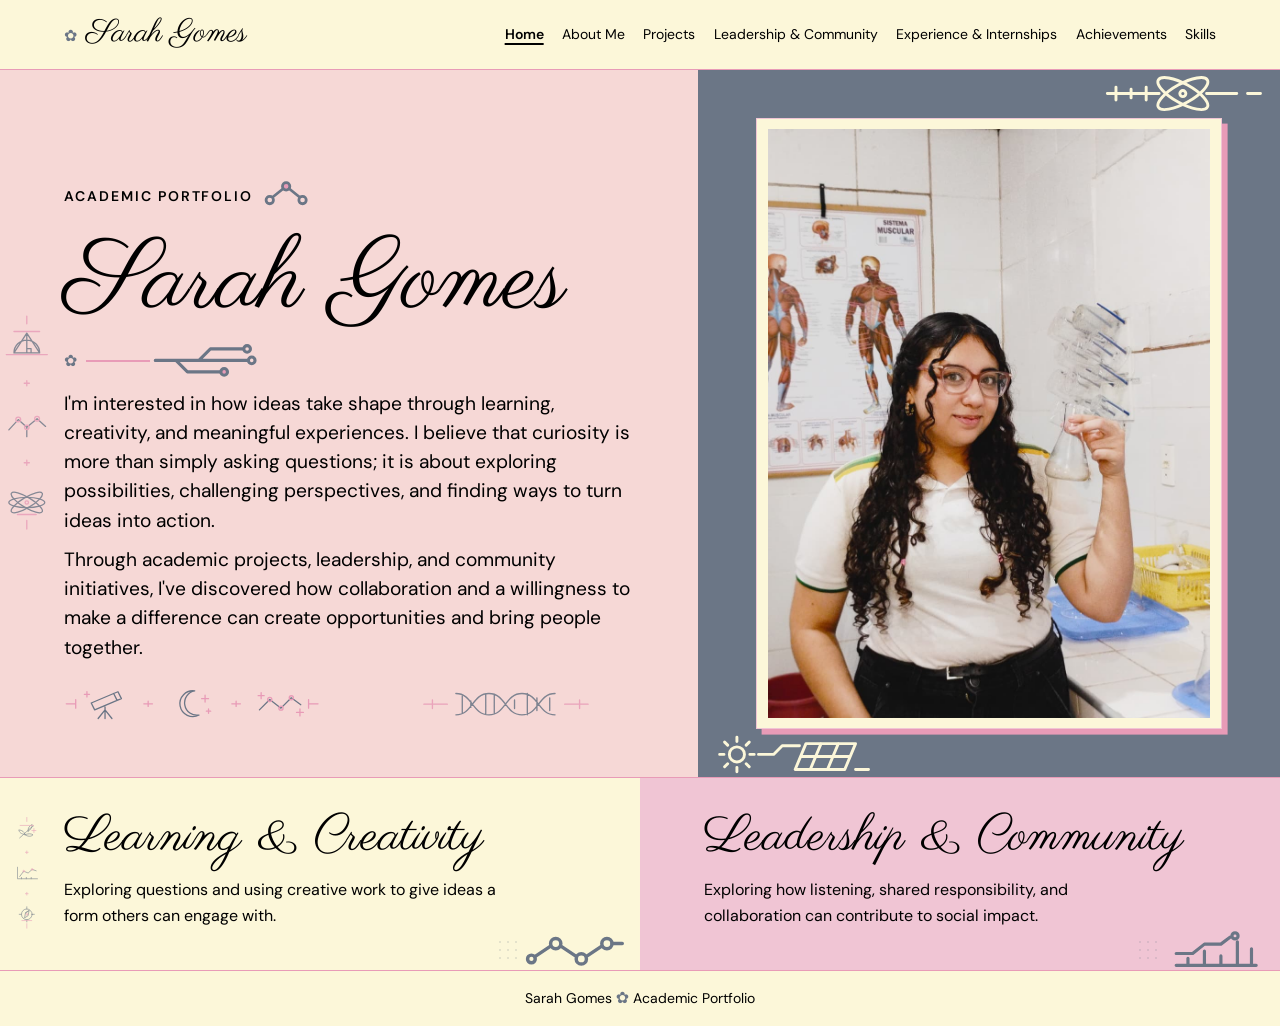
<file: index.html>
<!doctype html>
<html lang="en">
<head>
  <meta charset="utf-8">
  <meta name="viewport" content="width=device-width, initial-scale=1">
  <meta name="description" content="Sarah Gomes’s academic portfolio, with a focus on learning, creativity, leadership, and social impact.">
  <title>Sarah Gomes | Academic Portfolio</title>
  <link rel="stylesheet" href="https://fonts.googleapis.com/css2?family=DM+Sans:wght@400;500;600&amp;family=Parisienne&amp;display=swap">
  <link rel="stylesheet" href="css/styles.css">
</head>
<body>
  <a class="skip-link" href="#main">Skip to content</a>
  <header class="site-header">
    <div class="header-inner">
      <span class="wordmark"><span aria-hidden="true">✿</span> Sarah Gomes</span>
      <nav aria-label="Main navigation">
        <ul class="nav-list">
          <li><a href="index.html" aria-current="page">Home</a></li>
          <li><a href="about.html">About Me</a></li>
          <li><a href="projects.html">Projects</a></li>
          <li><a href="leadership-community.html">Leadership &amp; Community</a></li>
          <li><a href="experience.html">Experience &amp; Internships</a></li>
          <li><a href="achievements.html">Achievements</a></li>
          <li><a href="skills.html">Skills</a></li>
        </ul>
      </nav>
    </div>
  </header>

  <main id="main" class="home-page">
    <section class="hero" aria-labelledby="home-title">
      <div class="hero-copy">
        <p class="eyebrow">Academic Portfolio <svg class="notebook-mark label-molecule" viewBox="0 0 24 16" aria-hidden="true" focusable="false">
          <path d="m5 9 5-4m3 0 5 4"/>
          <circle cx="3.5" cy="10.5" r="1.8"/>
          <circle class="notebook-node" cx="11.5" cy="3.8" r="1.8"/>
          <circle cx="19.5" cy="10.5" r="1.8"/>
        </svg></p>
        <h1 id="home-title">Sarah Gomes</h1>
        <div class="floral-divider" aria-hidden="true">✿<svg class="notebook-mark divider-circuit" viewBox="0 0 46 16" aria-hidden="true" focusable="false">
          <path d="M1 8h19l5-5h14M10 8l5 5h14m-9-5h21"/>
          <circle cx="41" cy="3" r="1.45"/>
          <circle class="notebook-node" cx="31" cy="13" r="1.45"/>
          <circle cx="43" cy="8" r="1.45"/>
        </svg></div>
        <p class="introduction">I'm interested in how ideas take shape through learning, creativity, and meaningful experiences. I believe that curiosity is more than simply asking questions; it is about exploring possibilities, challenging perspectives, and finding ways to turn ideas into action.</p>
        <p class="introduction">Through academic projects, leadership, and community initiatives, I've discovered how collaboration and a willingness to make a difference can create opportunities and bring people together.</p>
        <svg class="notebook-illustration notebook-illustration--bottom" viewBox="0 0 180 36" aria-hidden="true" focusable="false">
          <path d="M43 28c16 0 15-20 31-20s15 20 31 20 15-20 31-20M43 8c16 0 15 20 31 20S89 8 105 8s15 20 31 20M49 10v16m8-11v6m14-12v18m8-18v18m19-13v8m12-14v20m9-16v12m12-12v12"/><path class="notebook-ink-accent" d="M13 18h22m110 0h22m-8-4v8m-138-8v8"/>
        </svg>
        <svg class="notebook-illustration notebook-plate notebook-plate--near-bottom" viewBox="0 0 300 46" aria-hidden="true" focusable="false">
          <g transform="translate(48 23)"><path d="m-15-1 26-11 4 8-26 11zm26-11 5-2 4 8-5 2m-14 7v4m0 0-8 10m8-10 8 10m-8-10v10"/><path class="notebook-ink-accent" d="M-20-14v6m-3-3h6"/></g>
          <g transform="translate(150 23)"><path d="M8 13A15 15 0 1 1 3-15 12 12 0 0 0 8 13Z"/><path class="notebook-ink-accent" d="M15-10v8m-4-4h8m0 12v5m-2.5-2.5h5"/></g>
          <g transform="translate(252 23)"><path d="m-24 7 12-12L1 5l12-12 11 8"/><g class="notebook-ink-accent"><circle cx="-12" cy="-5" r="2.4"/><circle cx="1" cy="5" r="2.4"/><circle cx="13" cy="-7" r="2.4"/><path d="M-22-13v7m-3.5-3.5h7M23 6v8m-4-4h8"/></g></g>
          <path class="notebook-ink-accent" d="M4 23h11m270 0h11M15 18v10m270-10v10"/><path class="notebook-ink-accent" d="M94 23h10m-5-3v6"/><path class="notebook-ink-accent" d="M196 23h10m-5-3v6"/>
        </svg>
        <svg class="notebook-illustration notebook-plate notebook-plate--margin" viewBox="0 0 58 260" aria-hidden="true" focusable="false">
          <g transform="translate(29 37)"><path d="m-15 11 15-23 15 23zM0-12v23m0-5h5v5M-15 11a15 15 0 1 1 30 0"/><path class="notebook-ink-accent" d="M-24 13h48"/></g>
          <g transform="translate(29 130)"><path d="m-21 8 11-12L0 5l12-10 10 9M0 5v11"/><g class="notebook-ink-accent"><circle cx="-10" cy="-4" r="2.8"/><circle cy="5" r="2.6"/><circle cx="12" cy="-5" r="2.8"/></g></g>
          <g transform="translate(29 223)"><ellipse rx="21" ry="6"/><ellipse rx="21" ry="6" transform="rotate(31)"/><ellipse rx="21" ry="6" transform="rotate(-31)"/><circle class="notebook-ink-accent" r="2"/></g>
          <path class="notebook-ink-accent" d="M29 5v9m0 230v10M14 23h30m-26 214h22"/><path class="notebook-ink-accent" d="M29 80.5v6m-3-3h6"/><path class="notebook-ink-accent" d="M29 173.5v6m-3-3h6"/>
        </svg>
      </div>
      <div class="portrait-panel">
        <svg class="notebook-mark portrait-sketch portrait-sketch--orbit" viewBox="0 2 76 18.5" aria-hidden="true" focusable="false">
          <path d="M2 12h24m-20-3v6m7-5v4m7-5v6m28-3h14m5 0h6"/>
          <ellipse cx="37" cy="12" rx="13" ry="4.5" transform="rotate(-29 37 12)"/>
          <ellipse cx="37" cy="12" rx="13" ry="4.5" transform="rotate(29 37 12)"/>
          <circle cx="37" cy="12" r="1.4"/>
        </svg>
        <figure class="portrait-frame">
          <img src="images/sarah-portrait.jpeg" alt="Sarah Gomes holding a flask in a laboratory" width="963" height="1280">
        </figure>
        <svg class="notebook-mark portrait-sketch portrait-sketch--solar" viewBox="0 2 76 18.5" aria-hidden="true" focusable="false">
          <circle cx="12" cy="11" r="3.5"/>
          <path d="M12 3v2m0 12v2M4 11h2m12 0h2M6.3 5.3l1.4 1.4m8.6 8.6 1.4 1.4M6.3 16.7l1.4-1.4m8.6-8.6 1.4-1.4M22 11h7l4-4h8"/>
          <path d="M44 6h23l-5 12H39zm-2.5 6h23M51 6l-5 12M59 6l-5 12m13 0h6"/>
        </svg>
      </div>
    </section>

    <section class="interests" aria-label="Academic and community interests">
      <article class="interest">
        <h2>Learning &amp; Creativity</h2>
        <p>Exploring questions and using creative work to give ideas a form others can engage with.</p>
        <svg class="notebook-mark margin-sketch" viewBox="0 4 40 13" aria-hidden="true" focusable="false">
          <path d="m4 13 6-4m4 0 6 4m4 0 6-4m4-1h4"/>
          <circle cx="2.5" cy="14" r="1.5"/>
          <circle cx="12" cy="8" r="2"/>
          <circle cx="22" cy="14" r="2"/>
          <circle cx="32" cy="8" r="2"/>
        </svg>
      </article>
      <article class="interest">
        <h2>Leadership &amp; Community</h2>
        <p>Exploring how listening, shared responsibility, and collaboration can contribute to social impact.</p>
        <svg class="notebook-mark margin-sketch" viewBox="0 0 40 17" aria-hidden="true" focusable="false">
          <path d="M3 15h34M8 15v-3m7 3V9m7 6v-4m7 4V5m6 10V8"/>
          <path d="M3 10h7l5-4h7l4-3"/>
          <circle cx="28" cy="2.5" r="1.3"/>
        </svg>
      </article>
      <svg class="notebook-illustration notebook-plate notebook-plate--margin" viewBox="0 0 58 260" aria-hidden="true" focusable="false">
        <g transform="translate(29 37)"><path d="M-16 14C-5 5 2-4 15-13M-4 6c-9 0-13-5-14-10 8 1 12 4 14 10Zm7-7c-1-8 3-12 9-15 0 6-3 12-9 15ZM-4 7C3 4 9 4 14 7 9 12 2 11-4 7Z"/><path class="notebook-ink-accent" d="M16-7v9m-4.5-4.5h9"/></g>
        <g transform="translate(29 130)"><path d="M-21-13v26h45m-40-5 9-12 10 4 9-8 9 3m-33 15v3m11-3v3m11-3v3"/><g class="notebook-ink-accent"><circle cx="-7" cy="-4" r="2"/><circle cx="12" cy="-8" r="2"/></g></g>
        <g transform="translate(29 223)"><circle r="12"/><path d="m5-8-2 11-8 5 2-11zm0 0-8 5m-9 3h-5m29 0h5M0-12v-5m0 29v5"/><circle class="notebook-ink-accent" r="2"/></g>
        <path class="notebook-ink-accent" d="M29 5v9m0 230v10M14 23h30m-26 214h22"/><path class="notebook-ink-accent" d="M29 80.5v6m-3-3h6"/><path class="notebook-ink-accent" d="M29 173.5v6m-3-3h6"/>
      </svg>
    </section>
  </main>

  <footer class="site-footer">
    <p>Sarah Gomes <span aria-hidden="true">✿</span> Academic Portfolio</p>
  </footer>
</body>
</html>
</file>
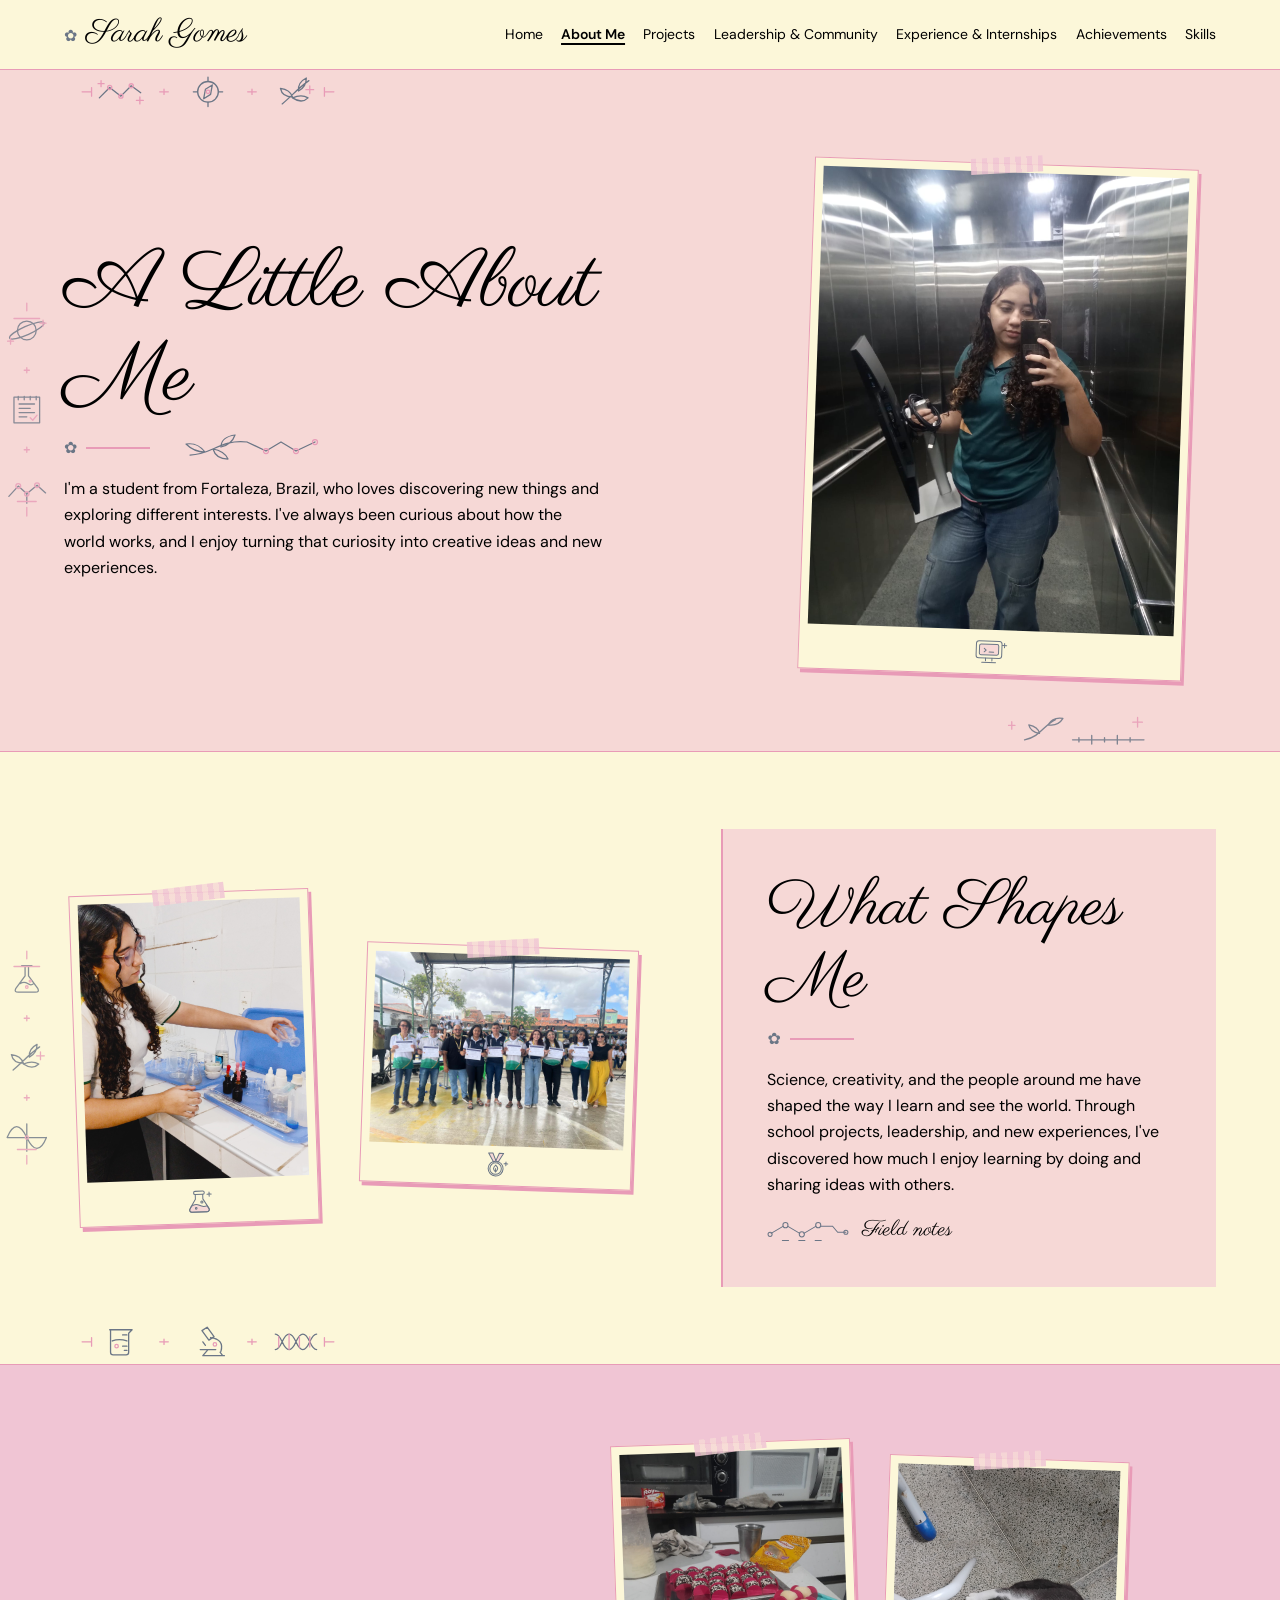
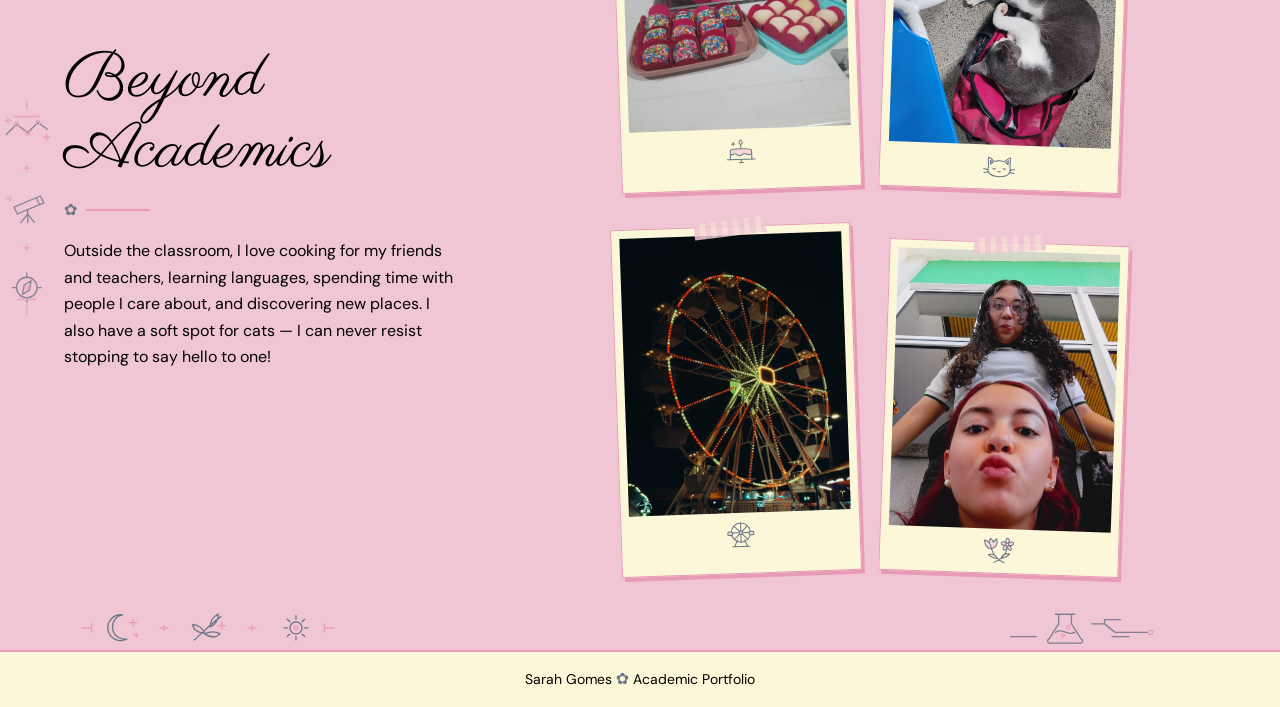
<file: about.html>
<!doctype html>
<html lang="en">
<head>
  <meta charset="utf-8">
  <meta name="viewport" content="width=device-width, initial-scale=1">
  <title>About Me | Sarah Gomes</title>
  <link rel="stylesheet" href="https://fonts.googleapis.com/css2?family=DM+Sans:wght@400;500;600&amp;family=Parisienne&amp;display=swap">
  <link rel="stylesheet" href="css/styles.css">
</head>
<body>
  <a class="skip-link" href="#main">Skip to content</a>
  <header class="site-header">
    <div class="header-inner">
      <span class="wordmark"><span aria-hidden="true">✿</span> Sarah Gomes</span>
      <nav aria-label="Main navigation">
        <ul class="nav-list">
          <li><a href="index.html">Home</a></li>
          <li><a href="about.html" aria-current="page">About Me</a></li>
          <li><a href="projects.html">Projects</a></li>
          <li><a href="leadership-community.html">Leadership &amp; Community</a></li>
          <li><a href="experience.html">Experience &amp; Internships</a></li>
          <li><a href="achievements.html">Achievements</a></li>
          <li><a href="skills.html">Skills</a></li>
        </ul>
      </nav>
    </div>
  </header>

  <main id="main" class="scrapbook" aria-labelledby="page-title">
    <section class="scrapbook-section scrapbook-section--opening" aria-labelledby="page-title">
      <div class="scrapbook-note">
        <h1 id="page-title">A Little About Me</h1>
        <div class="floral-divider" aria-hidden="true">✿
          <svg class="notebook-illustration notebook-illustration--divider" viewBox="0 0 180 36" aria-hidden="true" focusable="false">
            <path d="M25 25c22 0 30-16 57-13m0 0 19 9 15-9 15 9 19-9M40 22c-6-8-12-9-19-8 5 5 11 8 19 8Zm16-5c0-7 6-11 14-12-2 6-6 10-14 12Zm-8 2c7 1 13 5 15 10-8 0-13-3-15-10Z"/><g class="notebook-ink-accent"><circle cx="101" cy="21" r="2.5"/><circle cx="131" cy="21" r="2.5"/><circle cx="150" cy="12" r="2.5"/></g>
          </svg>
        </div>
        <p>I'm a student from Fortaleza, Brazil, who loves discovering new things and exploring different interests. I've always been curious about how the world works, and I enjoy turning that curiosity into creative ideas and new experiences.</p>
      </div>
      <figure class="scrapbook-photo scrapbook-photo--main">
        <img src="images/about-main.jpg.jpeg" alt="Sarah taking a mirror selfie" width="1200" height="1599">
        <svg class="scrapbook-photo-doodle" viewBox="0 0 36 28" aria-hidden="true" focusable="false">
          <rect x="5" y="4" width="24" height="16" rx="2.5"/>
          <rect class="scrapbook-doodle-accent" x="8" y="7" width="18" height="10" rx="1.6"/>
          <path d="M14 20v2.5m6-2.5v2.5M10.5 24h13m-11-13 1.8 1.6-1.8 1.6m4.6 0h4.3m10-8.5v4m-2-2h4"/>
        </svg>
      </figure>
      <svg class="notebook-illustration notebook-illustration--bottom" viewBox="0 0 180 36" aria-hidden="true" focusable="false">
        <path d="M38 27c15-3 17-13 29-19m-15 13c-1-5-5-7-10-8 1 4 4 7 10 8Zm8-8c6 1 11-1 14-6-6-1-11 1-14 6Zm23 14h67m-61-2v4m12-6v8m12-6v4m12-6v8m12-6v4"/><path class="notebook-ink-accent" d="M26 10v7m-3-3.5h6M144 6v9m-4.5-4.5h9"/>
      </svg>
      <svg class="notebook-illustration notebook-plate notebook-plate--near-top" viewBox="0 0 300 46" aria-hidden="true" focusable="false">
        <g transform="translate(48 23)"><path d="m-24 7 12-12L1 5l12-12 11 8"/><g class="notebook-ink-accent"><circle cx="-12" cy="-5" r="2.4"/><circle cx="1" cy="5" r="2.4"/><circle cx="13" cy="-7" r="2.4"/><path d="M-22-13v7m-3.5-3.5h7M23 6v8m-4-4h8"/></g></g>
        <g transform="translate(150 23)"><circle r="12"/><path d="m5-8-2 11-8 5 2-11zm0 0-8 5m-9 3h-5m29 0h5M0-12v-5m0 29v5"/><circle class="notebook-ink-accent" r="2"/></g>
        <g transform="translate(252 23)"><path d="M-16 14C-5 5 2-4 15-13M-4 6c-9 0-13-5-14-10 8 1 12 4 14 10Zm7-7c-1-8 3-12 9-15 0 6-3 12-9 15ZM-4 7C3 4 9 4 14 7 9 12 2 11-4 7Z"/><path class="notebook-ink-accent" d="M16-7v9m-4.5-4.5h9"/></g>
        <path class="notebook-ink-accent" d="M4 23h11m270 0h11M15 18v10m270-10v10"/><path class="notebook-ink-accent" d="M94 23h10m-5-3v6"/><path class="notebook-ink-accent" d="M196 23h10m-5-3v6"/>
      </svg>
      <svg class="notebook-illustration notebook-plate notebook-plate--margin" viewBox="0 0 58 260" aria-hidden="true" focusable="false">
        <g transform="translate(29 37)"><circle r="11"/><ellipse rx="22" ry="5" transform="rotate(-24)"/><path class="notebook-ink-accent" d="M19-12v7m-3.5-3.5h7M-19 9v7m-3.5-3.5h7"/></g>
        <g transform="translate(29 130)"><path d="M-15-15h30v30h-30zm5-1v4m7-4v4m7-4v4m7-4v4m-20 5h18m-18 5h13m-13 5h18m-18 5H0"/><path class="notebook-ink-accent" d="m4 9 3 3 5-6"/></g>
        <g transform="translate(29 223)"><path d="m-21 8 11-12L0 5l12-10 10 9M0 5v11"/><g class="notebook-ink-accent"><circle cx="-10" cy="-4" r="2.8"/><circle cy="5" r="2.6"/><circle cx="12" cy="-5" r="2.8"/></g></g>
        <path class="notebook-ink-accent" d="M29 5v9m0 230v10M14 23h30m-26 214h22"/><path class="notebook-ink-accent" d="M29 80.5v6m-3-3h6"/><path class="notebook-ink-accent" d="M29 173.5v6m-3-3h6"/>
      </svg>
    </section>

    <section class="scrapbook-section scrapbook-section--shapes" aria-labelledby="shapes-title">
      <div class="scrapbook-note">
        <h2 id="shapes-title">What Shapes Me</h2>
        <div class="floral-divider" aria-hidden="true">✿</div>
        <p>Science, creativity, and the people around me have shaped the way I learn and see the world. Through school projects, leadership, and new experiences, I've discovered how much I enjoy learning by doing and sharing ideas with others.</p>
        <div class="scrapbook-annotation" aria-hidden="true">
          <svg class="scrapbook-sketch" viewBox="0 0 82 24" focusable="false">
            <path d="m4 14 12-7m4 0 12 7m4 0 12-7m4 0h12l5 6h8"/>
            <circle cx="3" cy="15" r="2"/>
            <circle cx="18" cy="6" r="2.5"/>
            <circle cx="34" cy="15" r="2.5"/>
            <circle cx="50" cy="6" r="2.5"/>
            <circle cx="77" cy="13" r="2"/>
            <path d="M15 21h6m10 0h6m10 0h6"/>
          </svg>
          <span>Field notes</span>
        </div>
      </div>
      <div class="scrapbook-photos">
        <figure class="scrapbook-photo scrapbook-photo--portrait">
          <img src="images/about-lab.jpg.jpeg" alt="Sarah working with lab equipment" width="3072" height="4080" loading="lazy">
          <svg class="scrapbook-photo-doodle" viewBox="0 0 36 28" aria-hidden="true" focusable="false">
            <path class="scrapbook-doodle-accent" d="M10.5 19c2.5-2 4.8-2.3 7.5-.8 2.5 1.4 4.8 1.5 7.3.7l1.5 2.5a2 2 0 0 1-1.7 3.1H10.9a2 2 0 0 1-1.7-3.1Z"/>
            <path d="M14.5 8v4.3L9 21.4a2 2 0 0 0 1.7 3.1h14.6a2 2 0 0 0 1.7-3.1l-5.5-9.1V8"/>
            <rect x="13" y="5" width="10" height="3" rx="1.4"/>
            <circle cx="20.5" cy="15.2" r="1"/>
            <circle cx="15" cy="21" r=".75"/>
            <path d="M27.5 6v4m-2-2h4"/>
          </svg>
        </figure>
        <figure class="scrapbook-photo scrapbook-photo--medal">
          <img src="images/about-medal.jpg.jpeg" alt="A group of students posing with medals and certificates" width="1280" height="960" loading="lazy">
          <svg class="scrapbook-photo-doodle" viewBox="0 0 36 28" aria-hidden="true" focusable="false">
            <path class="scrapbook-doodle-accent" d="M11 3h4l3 7-2 1.5Zm14 0h-4l-3 7 2 1.5Z"/>
            <circle cx="18" cy="17.5" r="7"/>
            <circle cx="18" cy="17.5" r="5.4"/>
            <path d="M18 20.7c-2.6-2.5-2.6-4.1 0-6.5 2.6 2.4 2.6 4 0 6.5Zm0 0v-3.4M27.5 11v3.5m-1.75-1.75h3.5"/>
          </svg>
        </figure>
      </div>
      <svg class="notebook-illustration notebook-plate notebook-plate--near-bottom" viewBox="0 0 300 46" aria-hidden="true" focusable="false">
        <g transform="translate(48 23)"><path d="M-12-14h26l-4 4v22a3 3 0 0 1-3 3H-8a3 3 0 0 1-3-3v-26m2 13q8-3 17 0M3-8h5M3 5h5M5 10h3"/><circle class="notebook-ink-accent" cx="-4" cy="5" r="2"/></g>
        <g transform="translate(150 23)"><path d="m-7-13 6-4 8 11-6 4zm10 8q16 2 12 16m-24-2H9m-9 0-6 7h25m-5-4 3 4m-20-12-3-4"/><circle class="notebook-ink-accent" cx="8" cy="3" r="2"/></g>
        <g transform="translate(252 23)"><path d="M-24-9c8 0 8 18 16 18S0-9 8-9s8 18 16 18M-24 9c8 0 8-18 16-18S0 9 8 9s8-18 16-18"/><path class="notebook-ink-accent" d="M-20-6v12m12-15V9M4-6V6m12-12V6"/></g>
        <path class="notebook-ink-accent" d="M4 23h11m270 0h11M15 18v10m270-10v10"/><path class="notebook-ink-accent" d="M94 23h10m-5-3v6"/><path class="notebook-ink-accent" d="M196 23h10m-5-3v6"/>
      </svg>
      <svg class="notebook-illustration notebook-plate notebook-plate--margin" viewBox="0 0 58 260" aria-hidden="true" focusable="false">
        <g transform="translate(29 37)"><path d="M-6-15H6m-4 0v12l11 15q2 4-3 4h-20q-5 0-3-4L-2-3v-12M-8 6q5-3 9 0t7 0"/><g class="notebook-ink-accent"><circle cy="10" r="1.5"/><circle cx="4" cy="3" r="1.2"/></g></g>
        <g transform="translate(29 130)"><path d="M-16 14C-5 5 2-4 15-13M-4 6c-9 0-13-5-14-10 8 1 12 4 14 10Zm7-7c-1-8 3-12 9-15 0 6-3 12-9 15ZM-4 7C3 4 9 4 14 7 9 12 2 11-4 7Z"/><path class="notebook-ink-accent" d="M16-7v9m-4.5-4.5h9"/></g>
        <g transform="translate(29 223)"><path d="M-23 0h46m-46 0c7-17 15-17 23 0s16 17 23 0m-23-16v32"/><circle class="notebook-ink-accent" r="1.8"/></g>
        <path class="notebook-ink-accent" d="M29 5v9m0 230v10M14 23h30m-26 214h22"/><path class="notebook-ink-accent" d="M29 80.5v6m-3-3h6"/><path class="notebook-ink-accent" d="M29 173.5v6m-3-3h6"/>
      </svg>
    </section>

    <section class="scrapbook-section scrapbook-section--beyond" aria-labelledby="beyond-title">
      <div class="scrapbook-note">
        <h2 id="beyond-title">Beyond Academics</h2>
        <div class="floral-divider" aria-hidden="true">✿</div>
        <p>Outside the classroom, I love cooking for my friends and teachers, learning languages, spending time with people I care about, and discovering new places. I also have a soft spot for cats — I can never resist stopping to say hello to one!</p>
      </div>
      <div class="scrapbook-photos">
        <figure class="scrapbook-photo">
          <img src="images/about-cooking.jpg.jpeg" alt="Homemade sweets arranged on trays" width="1200" height="1600" loading="lazy">
          <svg class="scrapbook-photo-doodle" viewBox="0 0 36 28" aria-hidden="true" focusable="false">
            <path class="scrapbook-doodle-accent" d="M8 17v-3.5c0-2 20-2 20 0V17c-3.7 3.2-5.8-2.1-8 0s-4.5 2.1-6.5 0S10.4 19 8 17Z"/>
            <path d="M8 17v5h20v-5M5 22h26m-15 3h4m-2-3v3m0-13.8V8m0 0c-2-.8-2.1-2.3 0-4.4 2 2.1 2 3.6 0 4.4Zm-7-2v3m-1.5-1.5h3"/>
          </svg>
        </figure>
        <figure class="scrapbook-photo">
          <img src="images/about-cat.jpg.jpeg" alt="A gray and white cat curled up on a pink backpack" width="3072" height="4080" loading="lazy">
          <svg class="scrapbook-photo-doodle" viewBox="0 0 36 28" aria-hidden="true" focusable="false">
            <path d="M8 14 7.5 6c.1-.9 1-.8 1.6-.3l4.3 3.5c2.7-1 6.5-1 9.2 0l4.3-3.5c.6-.5 1.5-.6 1.6.3l-.5 8c2 4.4-.5 9.2-10 9.2S6 18.4 8 14Z"/>
            <path class="scrapbook-doodle-accent" d="m9.5 8 2.4 2.1-2.1 1.5Zm17 0-2.4 2.1 2.1 1.5Z"/>
            <path d="M12 15.5q1.2 1.7 2.5 0m7 0q1.2 1.7 2.5 0m-7.1 2.7L18 19l1.1-.8M8 17l-4.5-1m5 3-4.6.8M28 17l4.5-1m-5 3 4.6.8"/>
          </svg>
        </figure>
        <figure class="scrapbook-photo">
          <img src="images/about-ride.jpg.jpeg" alt="A Ferris wheel lit up against the night sky" width="1200" height="1600" loading="lazy">
          <svg class="scrapbook-photo-doodle" viewBox="0 0 36 28" aria-hidden="true" focusable="false">
            <circle cx="18" cy="12" r="9"/>
            <circle class="scrapbook-doodle-accent" cx="18" cy="12" r="1.6"/>
            <path d="M18 3v7.4m0 3.2V21M9 12h7.4m3.2 0H27M12.1 6.1l4.7 4.7m2.4 2.4 4.7 4.7m0-11.8-4.7 4.7m-2.4 2.4-4.7 4.7m2.5.7L12 25m9.4-6.4L24 25m-14 0h16"/>
            <rect class="scrapbook-doodle-accent" x="5.8" y="11" width="4.5" height="3.2" rx="1"/>
            <rect class="scrapbook-doodle-accent" x="25.7" y="11" width="4.5" height="3.2" rx="1"/>
          </svg>
        </figure>
        <figure class="scrapbook-photo">
          <img src="images/about-bestfriend.jpg.jpeg" alt="Sarah and her best friend making playful faces" width="1200" height="1600" loading="lazy">
          <svg class="scrapbook-photo-doodle" viewBox="0 0 36 28" aria-hidden="true" focusable="false">
            <path d="M10.5 12c2 6 6.2 10.5 12.5 13m2.3-13.1c-1.5 6.5-5.5 10.3-11.8 13M16.6 21.6c-3.3-1.2-6-1.3-8.6-3.8 4.4-.9 7.1.1 8.6 3.8Zm3.3-.5c3.4-.8 6.1-2 7.9-4.6-4.4-.1-7 1.3-7.9 4.6Z"/>
            <path class="scrapbook-doodle-accent" d="M10.5 12c-4 .6-6.1-2.7-6.6-7.6 1.7.1 3.1 1 4.2 2.1.2-1.4.6-2.8 1.3-4.1 1.2 1 2.3 2.3 2.9 3.7.7-1.4 1.8-2.6 3.1-3.2.9 4.8-.5 8.7-4.9 9.1Z"/>
            <path d="M8.1 6.5c1.4 1.4 2.2 3.2 2.4 5.5"/>
            <path class="scrapbook-doodle-accent" d="M24.3 6.3c-1-2.9.1-4.6 1.4-4.4 1.3.2 1.8 2 .8 4.7 2.5-1.8 4.4-1.5 4.7-.2s-1.3 2.6-4.3 2.3c2.5 1.6 3 3.5 1.9 4.2s-2.7-.5-3.4-3.2c-.7 2.8-2.3 4-3.4 3.1s-.5-2.6 1.9-4.2c-3 .3-4.6-.8-4.3-2.1s2.1-1.8 4.7-.2Z"/>
            <circle cx="25.3" cy="7.9" r="1.35"/>
          </svg>
        </figure>
      </div>
      <svg class="notebook-illustration notebook-illustration--bottom" viewBox="0 0 180 36" aria-hidden="true" focusable="false">
        <path d="M67 4h18m-15 0v9L61 27a2 2 0 0 0 2 4h26a2 2 0 0 0 2-4l-9-14V4m-15 17c6-5 12 4 18 0m16-8h12l10 8h31m-41-8v-4h15m-8 16h16m-111 0h24"/><g class="notebook-ink-accent"><circle cx="74" cy="24" r="1.4"/><circle cx="79" cy="16" r="1.6"/><circle cx="156" cy="21" r="2.1"/></g>
      </svg>
      <svg class="notebook-illustration notebook-plate notebook-plate--near-bottom" viewBox="0 0 300 46" aria-hidden="true" focusable="false">
        <g transform="translate(48 23)"><path d="M8 13A15 15 0 1 1 3-15 12 12 0 0 0 8 13Z"/><path class="notebook-ink-accent" d="M15-10v8m-4-4h8m0 12v5m-2.5-2.5h5"/></g>
        <g transform="translate(150 23)"><path d="M-16 14C-5 5 2-4 15-13M-4 6c-9 0-13-5-14-10 8 1 12 4 14 10Zm7-7c-1-8 3-12 9-15 0 6-3 12-9 15ZM-4 7C3 4 9 4 14 7 9 12 2 11-4 7Z"/><path class="notebook-ink-accent" d="M16-7v9m-4.5-4.5h9"/></g>
        <g transform="translate(252 23)"><circle r="7"/><path d="M-14 0h4m20 0h4m-14-14v4m0 20v4m-10-24 3 3m14 14 3 3m-20 0 3-3m14-14 3-3"/><circle class="notebook-ink-accent" r="2.2"/></g>
        <path class="notebook-ink-accent" d="M4 23h11m270 0h11M15 18v10m270-10v10"/><path class="notebook-ink-accent" d="M94 23h10m-5-3v6"/><path class="notebook-ink-accent" d="M196 23h10m-5-3v6"/>
      </svg>
      <svg class="notebook-illustration notebook-plate notebook-plate--margin" viewBox="0 0 58 260" aria-hidden="true" focusable="false">
        <g transform="translate(29 37)"><path d="m-24 7 12-12L1 5l12-12 11 8"/><g class="notebook-ink-accent"><circle cx="-12" cy="-5" r="2.4"/><circle cx="1" cy="5" r="2.4"/><circle cx="13" cy="-7" r="2.4"/><path d="M-22-13v7m-3.5-3.5h7M23 6v8m-4-4h8"/></g></g>
        <g transform="translate(29 130)"><path d="m-15-1 26-11 4 8-26 11zm26-11 5-2 4 8-5 2m-14 7v4m0 0-8 10m8-10 8 10m-8-10v10"/><path class="notebook-ink-accent" d="M-20-14v6m-3-3h6"/></g>
        <g transform="translate(29 223)"><circle r="12"/><path d="m5-8-2 11-8 5 2-11zm0 0-8 5m-9 3h-5m29 0h5M0-12v-5m0 29v5"/><circle class="notebook-ink-accent" r="2"/></g>
        <path class="notebook-ink-accent" d="M29 5v9m0 230v10M14 23h30m-26 214h22"/><path class="notebook-ink-accent" d="M29 80.5v6m-3-3h6"/><path class="notebook-ink-accent" d="M29 173.5v6m-3-3h6"/>
      </svg>
    </section>
  </main>

  <footer class="site-footer">
    <p>Sarah Gomes <span aria-hidden="true">✿</span> Academic Portfolio</p>
  </footer>
</body>
</html>
</file>
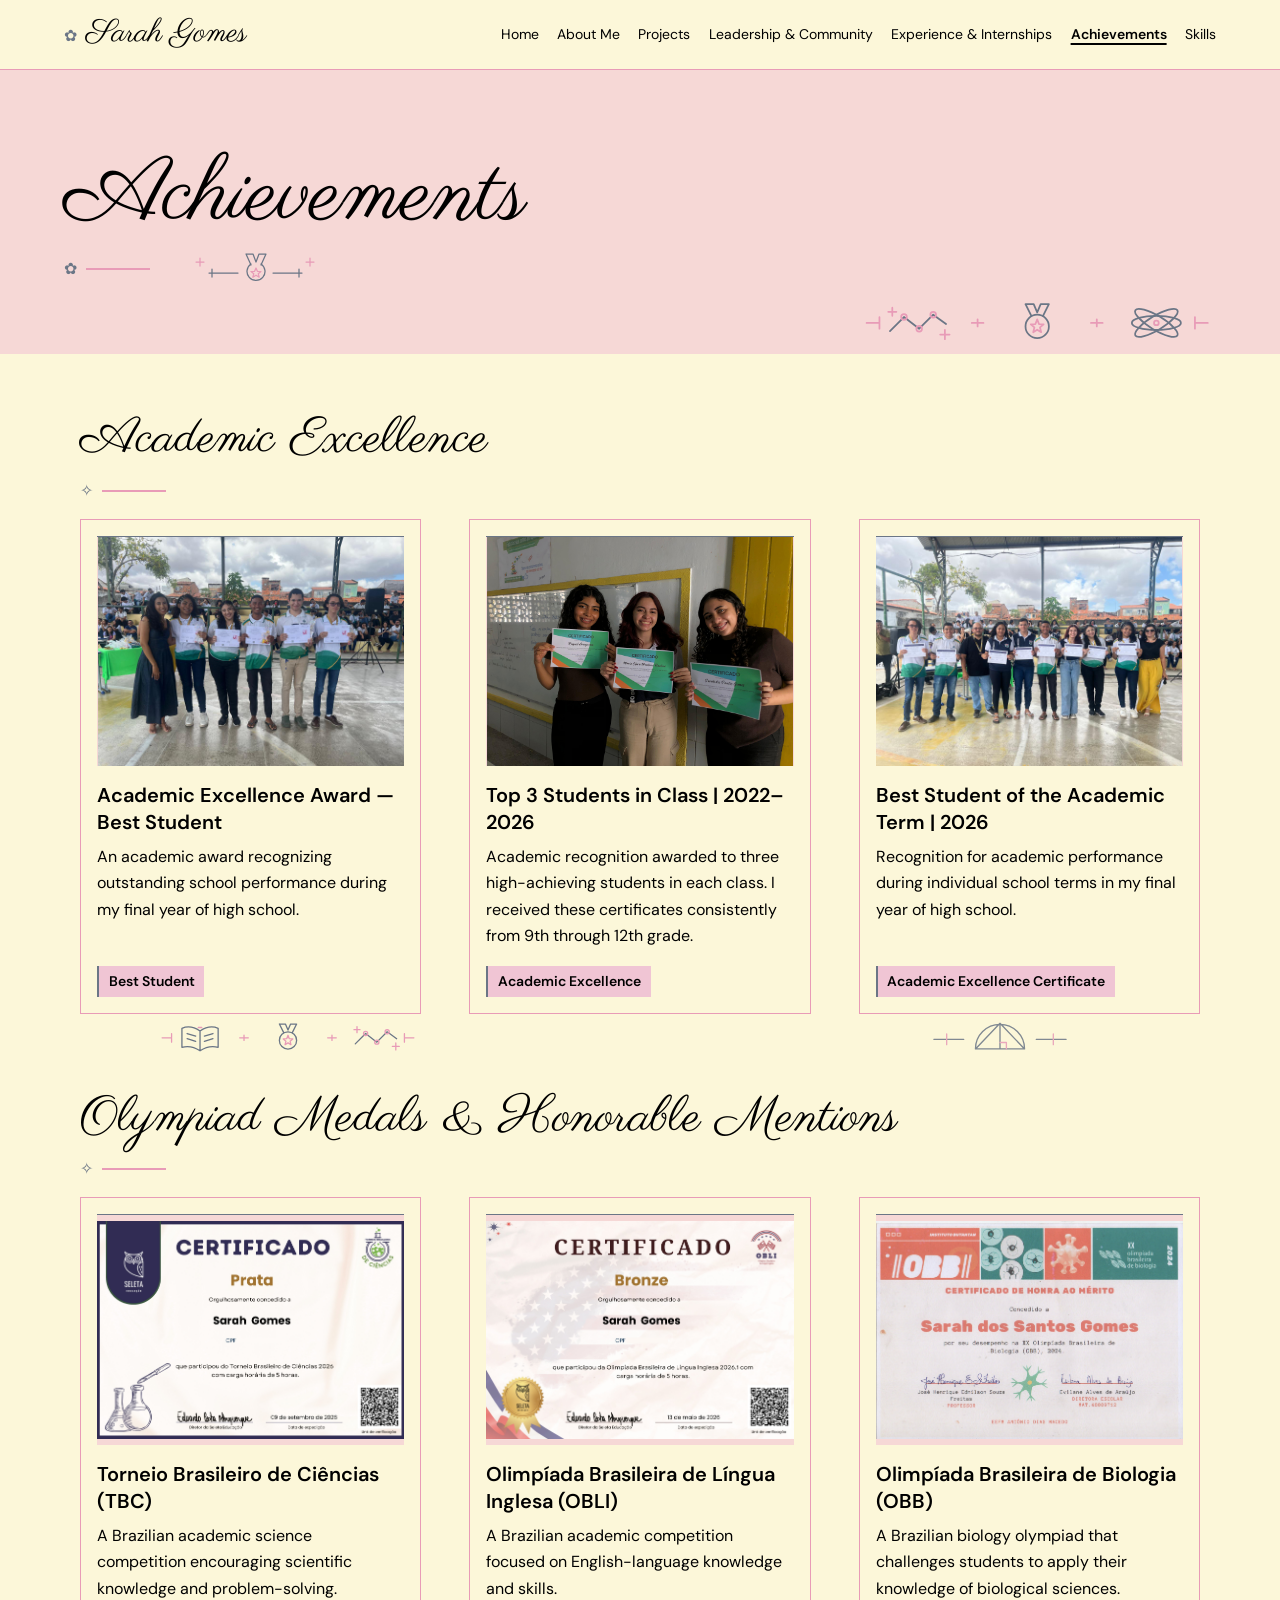
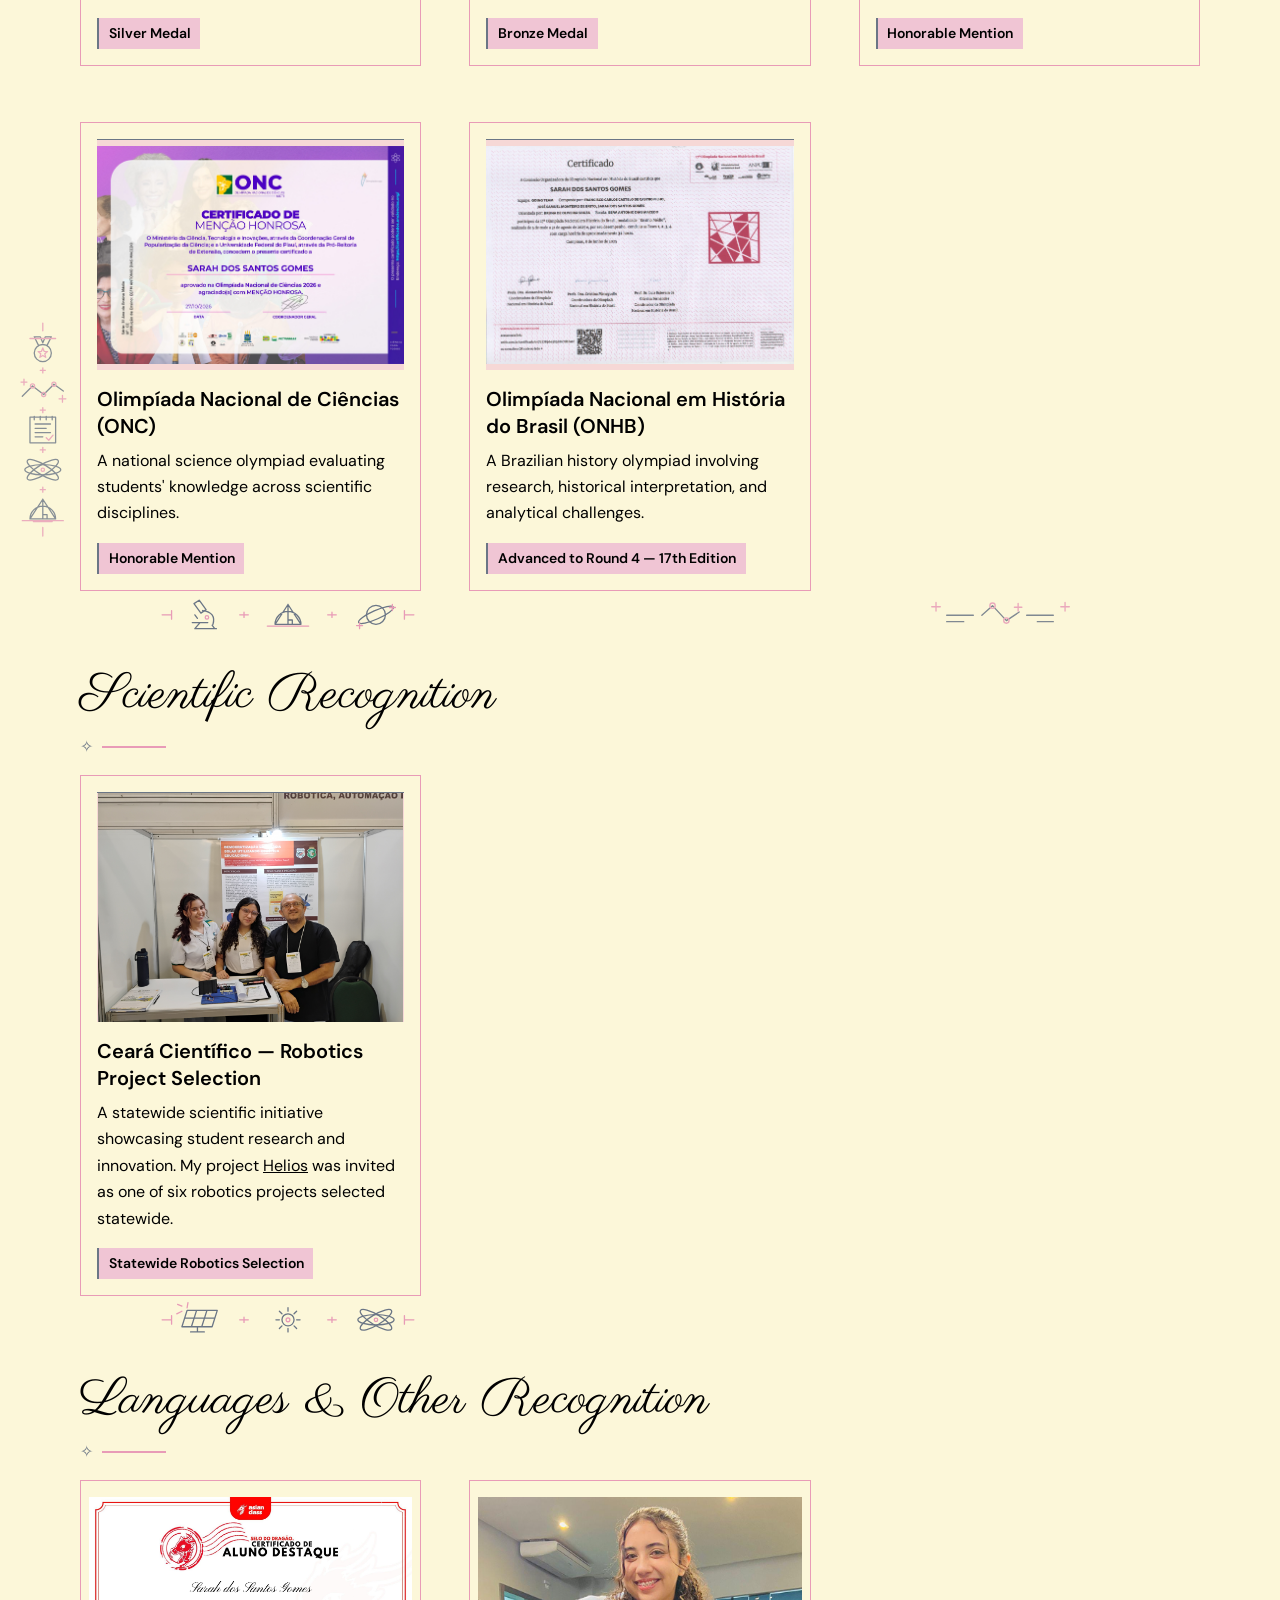
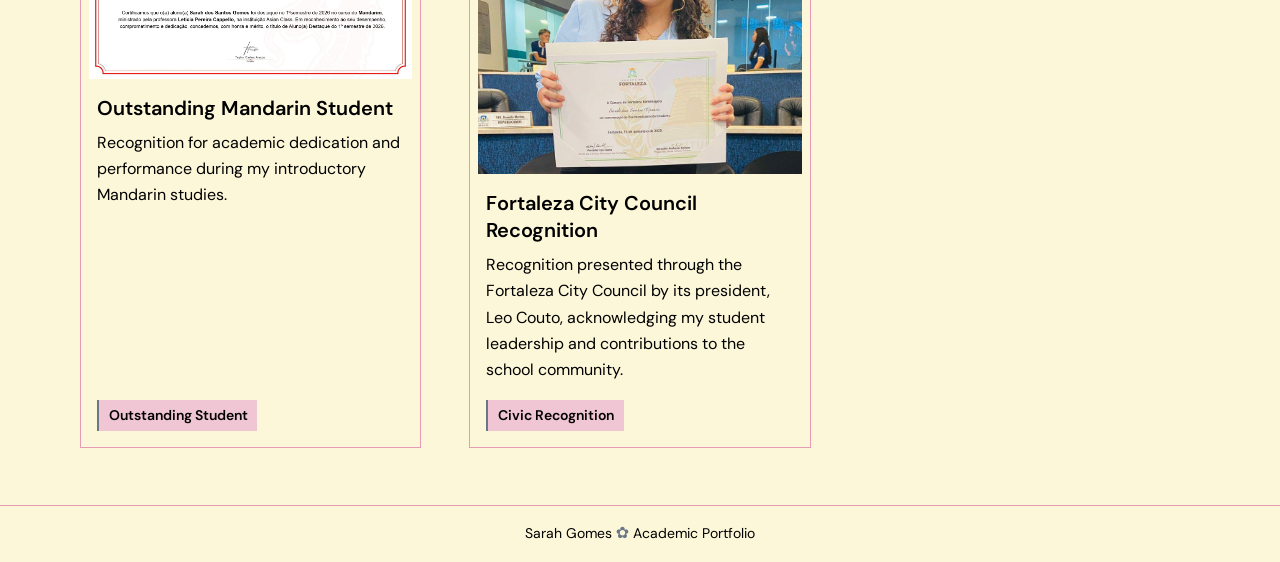
<file: achievements.html>
<!doctype html>
<html lang="en">
<head>
  <meta charset="utf-8">
  <meta name="viewport" content="width=device-width, initial-scale=1">
  <title>Achievements | Sarah Gomes</title>
  <link rel="stylesheet" href="https://fonts.googleapis.com/css2?family=DM+Sans:wght@400;500;600&amp;family=Parisienne&amp;display=swap">
  <link rel="stylesheet" href="css/styles.css">
</head>
<body>
  <a class="skip-link" href="#main">Skip to content</a>
  <header class="site-header">
    <div class="header-inner">
      <span class="wordmark"><span aria-hidden="true">✿</span> Sarah Gomes</span>
      <nav aria-label="Main navigation">
        <ul class="nav-list">
          <li><a href="index.html">Home</a></li>
          <li><a href="about.html">About Me</a></li>
          <li><a href="projects.html">Projects</a></li>
          <li><a href="leadership-community.html">Leadership &amp; Community</a></li>
          <li><a href="experience.html">Experience &amp; Internships</a></li>
          <li><a href="achievements.html" aria-current="page">Achievements</a></li>
          <li><a href="skills.html">Skills</a></li>
        </ul>
      </nav>
    </div>
  </header>

  <main id="main" class="portfolio-page" aria-labelledby="page-title">
    <div class="page-heading">
      <h1 id="page-title">Achievements</h1>
      <div class="floral-divider" aria-hidden="true">✿
        <svg class="notebook-illustration notebook-illustration--divider" viewBox="0 0 180 36" aria-hidden="true" focusable="false">
          <path d="M81 3h7l3 8 3-8h7l-5 11m-10 0-5-11m15 10a9 9 0 1 1-10 0M44 22h29m35 0h29m-90-4v8m87-8v8"/><path class="notebook-ink-accent" d="m91 17 1.4 3.3 3.6.2-2.8 2.2 1 3.5-3.2-2-3.2 2 1-3.5-2.8-2.2 3.6-.2zM145 7v8m-4-4h8M35 7v8m-4-4h8"/>
        </svg>
      </div>
      <svg class="notebook-illustration notebook-plate notebook-plate--masthead" viewBox="0 0 300 46" aria-hidden="true" focusable="false">
        <g transform="translate(48 23)"><path d="m-24 7 12-12L1 5l12-12 11 8"/><g class="notebook-ink-accent"><circle cx="-12" cy="-5" r="2.4"/><circle cx="1" cy="5" r="2.4"/><circle cx="13" cy="-7" r="2.4"/><path d="M-22-13v7m-3.5-3.5h7M23 6v8m-4-4h8"/></g></g>
        <g transform="translate(150 23)"><path d="M-10-16h7l3 7 3-7h7l-5 10m-10 0-5-10"/><circle cy="3" r="10"/><path class="notebook-ink-accent" d="m0-3 1.5 4 4 .3-3.1 2.6 1 4.1L0 5.8-3.4 8l1-4.1-3.1-2.6 4-.3z"/></g>
        <g transform="translate(252 23)"><ellipse rx="21" ry="6"/><ellipse rx="21" ry="6" transform="rotate(31)"/><ellipse rx="21" ry="6" transform="rotate(-31)"/><circle class="notebook-ink-accent" r="2"/></g>
        <path class="notebook-ink-accent" d="M4 23h11m270 0h11M15 18v10m270-10v10"/><path class="notebook-ink-accent" d="M94 23h10m-5-3v6"/><path class="notebook-ink-accent" d="M196 23h10m-5-3v6"/>
      </svg>
    </div>
    <div class="achievements-gallery">
      <section class="achievement-category" aria-labelledby="academic-excellence">
        <h2 id="academic-excellence">Academic Excellence</h2>
        <div class="floral-divider" aria-hidden="true">✧</div>
        <div class="achievement-card-grid">
          <article class="achievement-card">
            <div class="achievement-card-media">
              <img src="images/01-best-student.png.jpeg" alt="Students holding certificates at the Best Student award ceremony" width="1280" height="960">
            </div>
            <div class="achievement-card-copy">
              <h3>Academic Excellence Award — Best Student</h3>
              <p class="achievement-description">An academic award recognizing outstanding school performance during my final year of high school.</p>
              <div class="achievement-result">Best Student</div>
            </div>
          </article>
          <article class="achievement-card">
            <div class="achievement-card-media">
              <img src="images/02-top-3-students.png.jpeg" alt="Three students holding Academic Excellence certificates" width="4032" height="3024" loading="lazy">
            </div>
            <div class="achievement-card-copy">
              <h3>Top 3 Students in Class | 2022–2026</h3>
              <p class="achievement-description">Academic recognition awarded to three high-achieving students in each class. I received these certificates consistently from 9th through 12th grade.</p>
              <div class="achievement-result">Academic Excellence</div>
            </div>
          </article>
          <article class="achievement-card">
            <div class="achievement-card-media">
              <img src="images/03-academic-term.png.jpeg" alt="Students displaying their academic term awards" width="1280" height="960" loading="lazy">
            </div>
            <div class="achievement-card-copy">
              <h3>Best Student of the Academic Term | 2026</h3>
              <p class="achievement-description">Recognition for academic performance during individual school terms in my final year of high school.</p>
              <div class="achievement-result">Academic Excellence Certificate</div>
            </div>
          </article>
        </div>
        <svg class="notebook-illustration notebook-illustration--after" viewBox="0 0 180 36" aria-hidden="true" focusable="false">
          <path d="m90 5 23 24H67zm0 0v24m-23 0a23 23 0 0 1 46 0m-85-9h28m68 0h28"/><path class="notebook-ink-accent" d="M90 23h6v6M40 15v10m100-10v10"/>
        </svg>
        <svg class="notebook-illustration notebook-plate notebook-plate--between" viewBox="0 0 300 46" aria-hidden="true" focusable="false">
          <g transform="translate(48 23)"><path d="M0-8c-6-4-14-6-21-3v22c7-2 15 0 21 4 6-4 14-6 21-4v-22c-7-3-15-1-21 3zm0 0v23m-15-20 10 3m-10 3 10 3m20-9L5-2m10 3-10 3"/><path class="notebook-ink-accent" d="M-2-12h4"/></g>
          <g transform="translate(150 23)"><path d="M-10-16h7l3 7 3-7h7l-5 10m-10 0-5-10"/><circle cy="3" r="10"/><path class="notebook-ink-accent" d="m0-3 1.5 4 4 .3-3.1 2.6 1 4.1L0 5.8-3.4 8l1-4.1-3.1-2.6 4-.3z"/></g>
          <g transform="translate(252 23)"><path d="m-24 7 12-12L1 5l12-12 11 8"/><g class="notebook-ink-accent"><circle cx="-12" cy="-5" r="2.4"/><circle cx="1" cy="5" r="2.4"/><circle cx="13" cy="-7" r="2.4"/><path d="M-22-13v7m-3.5-3.5h7M23 6v8m-4-4h8"/></g></g>
          <path class="notebook-ink-accent" d="M4 23h11m270 0h11M15 18v10m270-10v10"/><path class="notebook-ink-accent" d="M94 23h10m-5-3v6"/><path class="notebook-ink-accent" d="M196 23h10m-5-3v6"/>
        </svg>
      </section>

      <section class="achievement-category" aria-labelledby="olympiad-results">
        <h2 id="olympiad-results">Olympiad Medals &amp; Honorable Mentions</h2>
        <div class="floral-divider" aria-hidden="true">✧</div>
        <div class="achievement-card-grid">
          <article class="achievement-card">
            <div class="achievement-card-media">
              <img src="images/04-tbc-silver-preview.jpg" alt="Torneio Brasileiro de Ciências silver medal certificate" width="2500" height="1768" loading="lazy">
            </div>
            <div class="achievement-card-copy">
              <h3 lang="pt-BR">Torneio Brasileiro de Ciências (TBC)</h3>
              <p class="achievement-description">A Brazilian academic science competition encouraging scientific knowledge and problem-solving.</p>
              <div class="achievement-result">Silver Medal</div>
            </div>
          </article>
          <article class="achievement-card">
            <div class="achievement-card-media">
              <img src="images/05-obli-bronze-preview.jpg" alt="Olimpíada Brasileira de Língua Inglesa bronze medal certificate" width="2500" height="1768" loading="lazy">
            </div>
            <div class="achievement-card-copy">
              <h3 lang="pt-BR">Olimpíada Brasileira de Língua Inglesa (OBLI)</h3>
              <p class="achievement-description">A Brazilian academic competition focused on English-language knowledge and skills.</p>
              <div class="achievement-result">Bronze Medal</div>
            </div>
          </article>
          <article class="achievement-card">
            <div class="achievement-card-media">
              <img src="images/06-obb-honorable-preview.jpg" alt="Olimpíada Brasileira de Biologia honorable mention certificate" width="2500" height="1769" loading="lazy">
            </div>
            <div class="achievement-card-copy">
              <h3 lang="pt-BR">Olimpíada Brasileira de Biologia (OBB)</h3>
              <p class="achievement-description">A Brazilian biology olympiad that challenges students to apply their knowledge of biological sciences.</p>
              <div class="achievement-result">Honorable Mention</div>
            </div>
          </article>
          <article class="achievement-card">
            <div class="achievement-card-media">
              <a href="images/07-onc-honorable.png.pdf" aria-label="Open the complete two-page ONC certificate PDF">
                <img src="images/07-onc-honorable-preview.jpg" alt="Olimpíada Nacional de Ciências honorable mention certificate, first page" width="2500" height="1768" loading="lazy">
              </a>
            </div>
            <div class="achievement-card-copy">
              <h3 lang="pt-BR">Olimpíada Nacional de Ciências (ONC)</h3>
              <p class="achievement-description">A national science olympiad evaluating students' knowledge across scientific disciplines.</p>
              <div class="achievement-result">Honorable Mention</div>
            </div>
          </article>
          <article class="achievement-card">
            <div class="achievement-card-media">
              <img src="images/08-onhb-preview.jpg" alt="Olimpíada Nacional em História do Brasil fourth-round certificate" width="2500" height="1769" loading="lazy">
            </div>
            <div class="achievement-card-copy">
              <h3 lang="pt-BR">Olimpíada Nacional em História do Brasil (ONHB)</h3>
              <p class="achievement-description">A Brazilian history olympiad involving research, historical interpretation, and analytical challenges.</p>
              <div class="achievement-result">Advanced to Round 4 — 17th Edition</div>
            </div>
          </article>
        </div>
        <svg class="notebook-illustration notebook-illustration--after" viewBox="0 0 180 36" aria-hidden="true" focusable="false">
          <path d="M40 19h25m50 0h25m-67 0 10-9 13 14 12-8m-68 9h16m69 0h15"/><g class="notebook-ink-accent"><circle cx="83" cy="10" r="2.5"/><circle cx="96" cy="24" r="2.5"/><path d="M30 7v8m-4-4h8m117-4v8m-4-4h8m-48-3v7m-3.5-3.5h7"/></g>
        </svg>
        <svg class="notebook-illustration notebook-plate notebook-plate--between" viewBox="0 0 300 46" aria-hidden="true" focusable="false">
          <g transform="translate(48 23)"><path d="m-7-13 6-4 8 11-6 4zm10 8q16 2 12 16m-24-2H9m-9 0-6 7h25m-5-4 3 4m-20-12-3-4"/><circle class="notebook-ink-accent" cx="8" cy="3" r="2"/></g>
          <g transform="translate(150 23)"><path d="m-15 11 15-23 15 23zM0-12v23m0-5h5v5M-15 11a15 15 0 1 1 30 0"/><path class="notebook-ink-accent" d="M-24 13h48"/></g>
          <g transform="translate(252 23)"><circle r="11"/><ellipse rx="22" ry="5" transform="rotate(-24)"/><path class="notebook-ink-accent" d="M19-12v7m-3.5-3.5h7M-19 9v7m-3.5-3.5h7"/></g>
          <path class="notebook-ink-accent" d="M4 23h11m270 0h11M15 18v10m270-10v10"/><path class="notebook-ink-accent" d="M94 23h10m-5-3v6"/><path class="notebook-ink-accent" d="M196 23h10m-5-3v6"/>
        </svg>
      </section>

      <section class="achievement-category" aria-labelledby="scientific-recognition">
        <h2 id="scientific-recognition">Scientific Recognition</h2>
        <div class="floral-divider" aria-hidden="true">✧</div>
        <div class="achievement-card-grid">
          <article class="achievement-card">
            <div class="achievement-card-media">
              <img src="images/09-ceara-cientifico.png.jpeg" alt="The Helios team at the Ceará Científico project display" width="4080" height="3072" loading="lazy">
            </div>
            <div class="achievement-card-copy">
              <h3>Ceará Científico — Robotics Project Selection</h3>
              <p class="achievement-description">A statewide scientific initiative showcasing student research and innovation. My project <a href="projects.html#helios">Helios</a> was invited as one of six robotics projects selected statewide.</p>
              <div class="achievement-result">Statewide Robotics Selection</div>
            </div>
          </article>
        </div>
        <svg class="notebook-illustration notebook-plate notebook-plate--between" viewBox="0 0 300 46" aria-hidden="true" focusable="false">
          <g transform="translate(48 23)"><path d="M-15-11h35L14 8h-35zm-3 9h35M-4-11l-6 19m18-19-6 19M-3 8v6m-8 0H5"/><path class="notebook-ink-accent" d="m-21-10-6 3m6-9-5-2m11 4 1-6"/></g>
          <g transform="translate(150 23)"><circle r="7"/><path d="M-14 0h4m20 0h4m-14-14v4m0 20v4m-10-24 3 3m14 14 3 3m-20 0 3-3m14-14 3-3"/><circle class="notebook-ink-accent" r="2.2"/></g>
          <g transform="translate(252 23)"><ellipse rx="21" ry="6"/><ellipse rx="21" ry="6" transform="rotate(31)"/><ellipse rx="21" ry="6" transform="rotate(-31)"/><circle class="notebook-ink-accent" r="2"/></g>
          <path class="notebook-ink-accent" d="M4 23h11m270 0h11M15 18v10m270-10v10"/><path class="notebook-ink-accent" d="M94 23h10m-5-3v6"/><path class="notebook-ink-accent" d="M196 23h10m-5-3v6"/>
        </svg>
      </section>

      <section class="achievement-category" aria-labelledby="other-recognition">
        <h2 id="other-recognition">Languages &amp; Other Recognition</h2>
        <div class="floral-divider" aria-hidden="true">✧</div>
        <div class="achievement-card-grid">
          <article class="achievement-card">
            <div class="achievement-card-media achievement-card-media--clean achievement-card-media--mandarin">
              <img src="images/10-mandarin-preview.jpg" alt="Outstanding Mandarin Student certificate" width="2500" height="1406" loading="lazy">
            </div>
            <div class="achievement-card-copy">
              <h3>Outstanding Mandarin Student</h3>
              <p class="achievement-description">Recognition for academic dedication and performance during my introductory Mandarin studies.</p>
              <div class="achievement-result">Outstanding Student</div>
            </div>
          </article>
          <article class="achievement-card">
            <div class="achievement-card-media achievement-card-media--clean achievement-card-media--city-council">
              <img src="images/11-city-council.png.jpeg" alt="Sarah holding her Fortaleza City Council recognition certificate" width="900" height="1228" loading="lazy">
            </div>
            <div class="achievement-card-copy">
              <h3>Fortaleza City Council Recognition</h3>
              <p class="achievement-description">Recognition presented through the Fortaleza City Council by its president, Leo Couto, acknowledging my student leadership and contributions to the school community.</p>
              <div class="achievement-result">Civic Recognition</div>
            </div>
          </article>
        </div>
      </section>
      <svg class="notebook-illustration notebook-plate notebook-plate--margin" viewBox="0 0 58 260" aria-hidden="true" focusable="false">
        <g transform="translate(29 37)"><path d="M-10-16h7l3 7 3-7h7l-5 10m-10 0-5-10"/><circle cy="3" r="10"/><path class="notebook-ink-accent" d="m0-3 1.5 4 4 .3-3.1 2.6 1 4.1L0 5.8-3.4 8l1-4.1-3.1-2.6 4-.3z"/></g>
        <g transform="translate(29 83.5)"><path d="m-24 7 12-12L1 5l12-12 11 8"/><g class="notebook-ink-accent"><circle cx="-12" cy="-5" r="2.4"/><circle cx="1" cy="5" r="2.4"/><circle cx="13" cy="-7" r="2.4"/><path d="M-22-13v7m-3.5-3.5h7M23 6v8m-4-4h8"/></g></g>
        <g transform="translate(29 130)"><path d="M-15-15h30v30h-30zm5-1v4m7-4v4m7-4v4m7-4v4m-20 5h18m-18 5h13m-13 5h18m-18 5H0"/><path class="notebook-ink-accent" d="m4 9 3 3 5-6"/></g>
        <g transform="translate(29 176.5)"><ellipse rx="21" ry="6"/><ellipse rx="21" ry="6" transform="rotate(31)"/><ellipse rx="21" ry="6" transform="rotate(-31)"/><circle class="notebook-ink-accent" r="2"/></g>
        <g transform="translate(29 223)"><path d="m-15 11 15-23 15 23zM0-12v23m0-5h5v5M-15 11a15 15 0 1 1 30 0"/><path class="notebook-ink-accent" d="M-24 13h48"/></g>
        <path class="notebook-ink-accent" d="M29 5v9m0 230v10M14 23h30m-26 214h22"/><path class="notebook-ink-accent" d="M29 57.25v6m-3-3h6"/><path class="notebook-ink-accent" d="M29 103.75v6m-3-3h6"/><path class="notebook-ink-accent" d="M29 150.25v6m-3-3h6"/><path class="notebook-ink-accent" d="M29 196.75v6m-3-3h6"/>
      </svg>
    </div>
  </main>

  <footer class="site-footer">
    <p>Sarah Gomes <span aria-hidden="true">✿</span> Academic Portfolio</p>
  </footer>
</body>
</html>
</file>
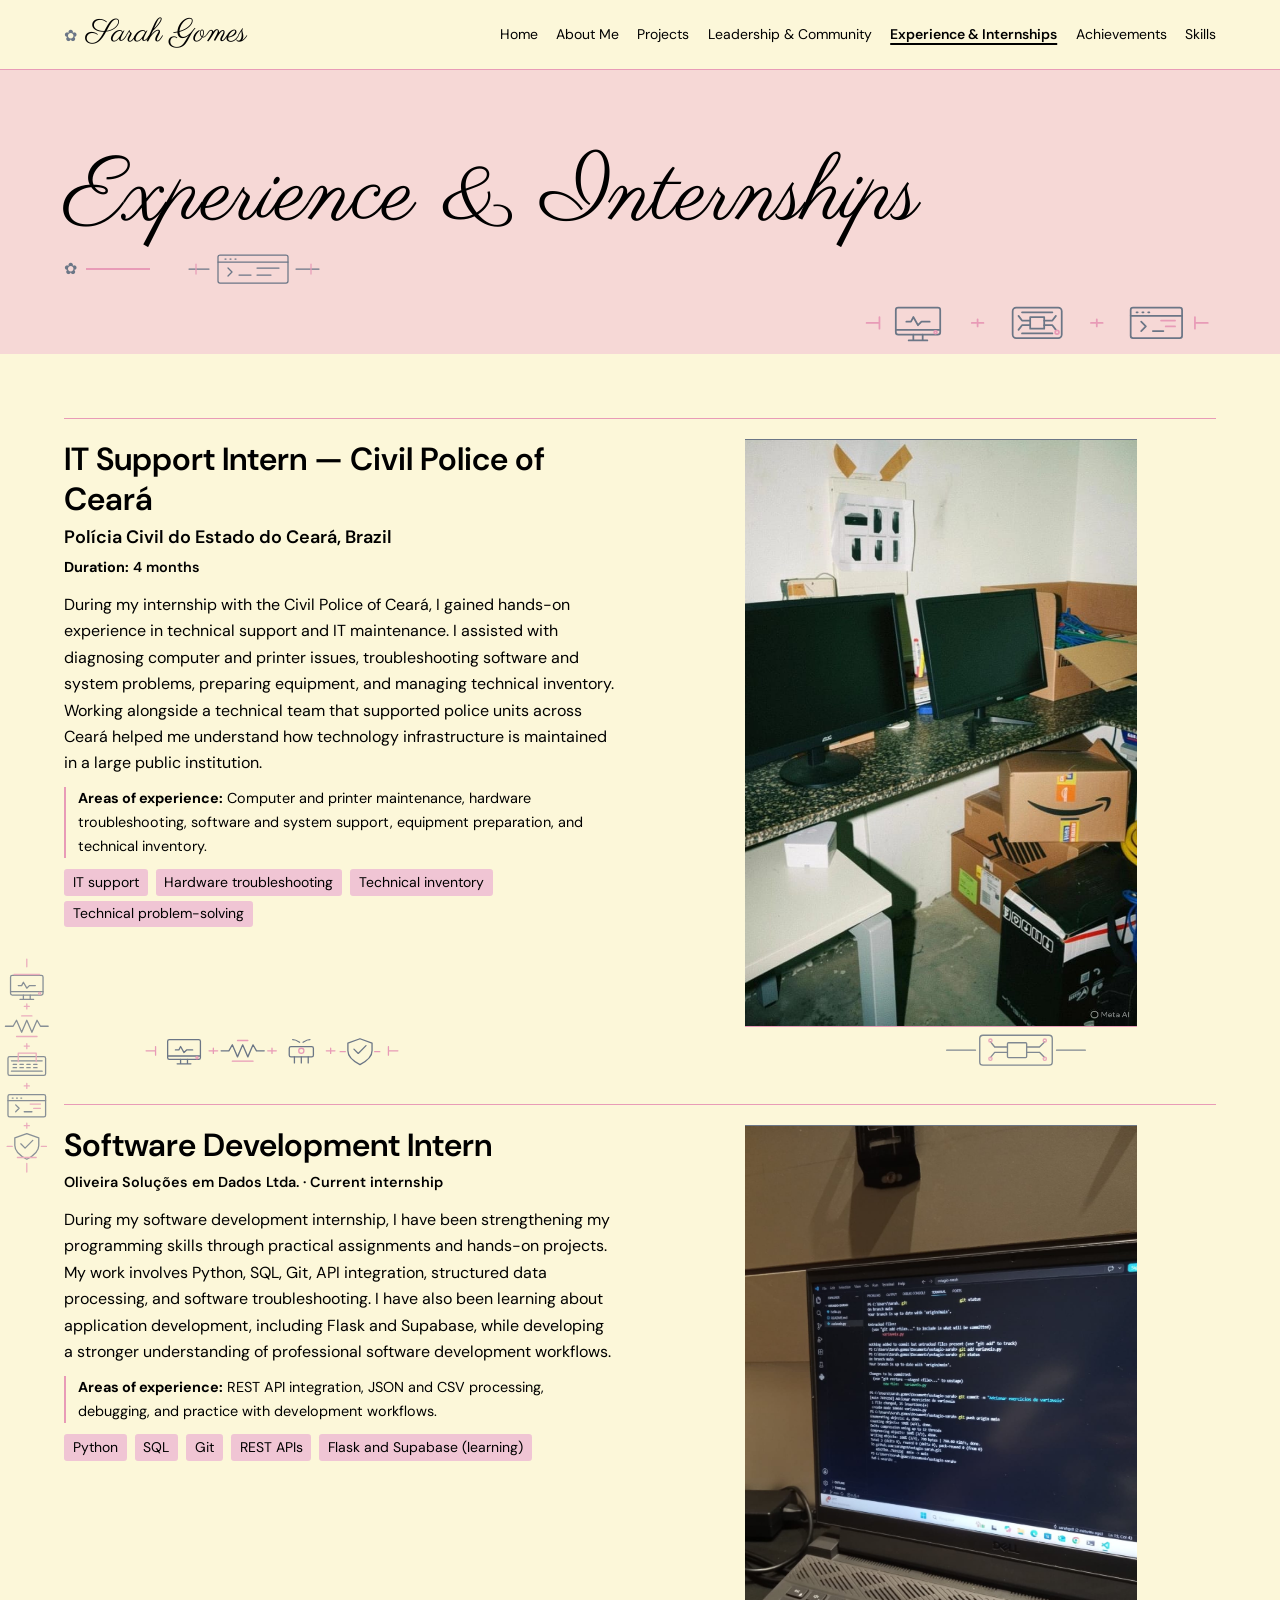
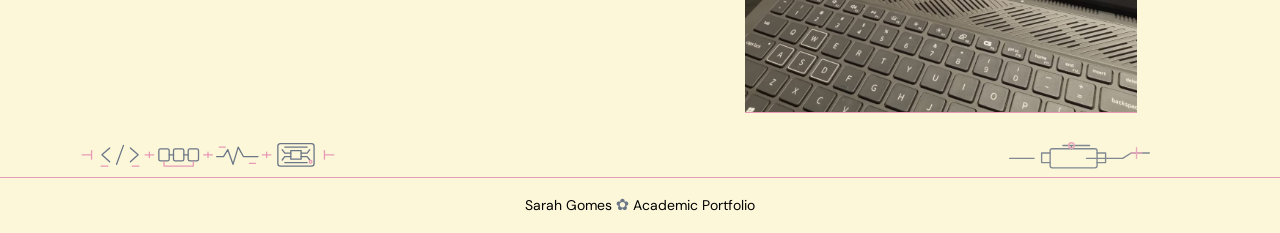
<file: experience.html>
<!doctype html>
<html lang="en">
<head>
  <meta charset="utf-8">
  <meta name="viewport" content="width=device-width, initial-scale=1">
  <title>Experience &amp; Internships | Sarah Gomes</title>
  <link rel="stylesheet" href="https://fonts.googleapis.com/css2?family=DM+Sans:wght@400;500;600&amp;family=Parisienne&amp;display=swap">
  <link rel="stylesheet" href="css/styles.css">
</head>
<body>
  <a class="skip-link" href="#main">Skip to content</a>
  <header class="site-header">
    <div class="header-inner">
      <span class="wordmark"><span aria-hidden="true">✿</span> Sarah Gomes</span>
      <nav aria-label="Main navigation">
        <ul class="nav-list">
          <li><a href="index.html">Home</a></li>
          <li><a href="about.html">About Me</a></li>
          <li><a href="projects.html">Projects</a></li>
          <li><a href="leadership-community.html">Leadership &amp; Community</a></li>
          <li><a href="experience.html" aria-current="page">Experience &amp; Internships</a></li>
          <li><a href="achievements.html">Achievements</a></li>
          <li><a href="skills.html">Skills</a></li>
        </ul>
      </nav>
    </div>
  </header>

  <main id="main" class="portfolio-page" aria-labelledby="page-title">
    <div class="page-heading">
      <h1 id="page-title">Experience &amp; Internships</h1>
      <div class="floral-divider" aria-hidden="true">✿
        <svg class="notebook-illustration notebook-illustration--divider" viewBox="0 0 180 36" aria-hidden="true" focusable="false">
          <rect x="53" y="4" width="70" height="28" rx="2"/><path d="M53 11h70m-63-3h1m4 0h1m4 0h1m-8 9 4 4-4 4m11-1h12m6-7h22m-22 7h14m-82-6h20m87 0h23"/><path class="notebook-ink-accent" d="M31 13v10m115-10v10"/>
        </svg>
      </div>
      <svg class="notebook-illustration notebook-plate notebook-plate--masthead" viewBox="0 0 300 46" aria-hidden="true" focusable="false">
        <g transform="translate(48 23)"><rect x="-19" y="-13" width="38" height="23" rx="2"/><path d="M-19 6h38m-23 4v5m8-5v5m-12 0H8m-18-16h4l2-4 4 7 3-3h7"/><circle class="notebook-ink-accent" cx="15" cy="8" r="1.2"/></g>
        <g transform="translate(150 23)"><rect x="-21" y="-13" width="42" height="26" rx="3"/><rect x="-6" y="-5" width="12" height="10"/><path d="M-6-2h-7l-3-4m10 8h-7l-3 4M6-2h7l3-4M6 2h7l3 4m-29-15h26m-26 18h26"/><circle class="notebook-ink-accent" cx="17" cy="8" r="1.6"/></g>
        <g transform="translate(252 23)"><rect x="-22" y="-13" width="44" height="26" rx="2"/><path d="M-22-6h44m-39-3h1m4 0h1m4 0h1m-7 8 4 4-4 4m10 0h9"/><path class="notebook-ink-accent" d="M4-2h12m-8 5h8"/></g>
        <path class="notebook-ink-accent" d="M4 23h11m270 0h11M15 18v10m270-10v10"/><path class="notebook-ink-accent" d="M94 23h10m-5-3v6"/><path class="notebook-ink-accent" d="M196 23h10m-5-3v6"/>
      </svg>
    </div>

    <div class="experience-list">
      <section class="experience-entry" aria-labelledby="it-support">
        <div class="experience-copy">
          <h2 id="it-support">IT Support Intern — Civil Police of Ceará</h2>
          <p class="experience-organization"><span lang="pt-BR">Polícia Civil do Estado do Ceará</span>, Brazil</p>
          <p class="experience-meta"><strong>Duration:</strong> 4 months</p>
          <p>During my internship with the Civil Police of Ceará, I gained hands-on experience in technical support and IT maintenance. I assisted with diagnosing computer and printer issues, troubleshooting software and system problems, preparing equipment, and managing technical inventory. Working alongside a technical team that supported police units across Ceará helped me understand how technology infrastructure is maintained in a large public institution.</p>
          <p class="experience-work"><strong>Areas of experience:</strong> Computer and printer maintenance, hardware troubleshooting, software and system support, equipment preparation, and technical inventory.</p>
          <ul class="skills-tags" role="list" aria-label="Selected skills">
            <li>IT support</li>
            <li>Hardware troubleshooting</li>
            <li>Technical inventory</li>
            <li>Technical problem-solving</li>
          </ul>
        </div>
        <div class="experience-photo experience-photo--it-support">
          <img src="images/01-civil-police-internship.jpg.jpg" alt="Computer monitors and equipment at the IT support workspace" width="720" height="1280">
        </div>
        <svg class="notebook-illustration notebook-illustration--after" viewBox="0 0 180 36" aria-hidden="true" focusable="false">
          <rect x="56" y="4" width="68" height="28" rx="3"/><rect x="82" y="11" width="18" height="14" rx="1"/><path d="M82 15H70l-4-5m16 10H70l-4 5m34-10h12l5-5m-17 10h12l5 5m-92-7h27m76 0h27"/><g class="notebook-ink-accent"><circle cx="66" cy="9" r="1.5"/><circle cx="66" cy="26" r="1.5"/><circle cx="117" cy="9" r="1.5"/><circle cx="117" cy="26" r="1.5"/></g>
        </svg>
        <svg class="notebook-illustration notebook-plate notebook-plate--between" viewBox="0 0 300 46" aria-hidden="true" focusable="false">
          <g transform="translate(48 23)"><rect x="-19" y="-13" width="38" height="23" rx="2"/><path d="M-19 6h38m-23 4v5m8-5v5m-12 0H8m-18-16h4l2-4 4 7 3-3h7"/><circle class="notebook-ink-accent" cx="15" cy="8" r="1.2"/></g>
          <g transform="translate(116 23)"><path d="M-25 0h9l4-7L-6 7 0-7 6 7 12-7l4 7h9"/><path class="notebook-ink-accent" d="M-12 12h24m-18-24H6"/></g>
          <g transform="translate(184 23)"><rect x="-14" y="-5" width="28" height="12" rx="2"/><path d="M-8 7v7m8-7v7m8-7v7m-10-24c-5-3-5-3-8-3m12 3c5-3 5-3 8-3"/><circle class="notebook-ink-accent" r="3"/></g>
          <g transform="translate(252 23)"><path d="M0-14 14-9v9c0 8-8 13-14 16-6-3-14-8-14-16v-9zm-7 12 5 5 9-9"/><path class="notebook-ink-accent" d="M-23 1h6m34 0h6"/></g>
          <path class="notebook-ink-accent" d="M4 23h11m270 0h11M15 18v10m270-10v10"/><path class="notebook-ink-accent" d="M77 23h10m-5-3v6"/><path class="notebook-ink-accent" d="M145 23h10m-5-3v6"/><path class="notebook-ink-accent" d="M213 23h10m-5-3v6"/>
        </svg>
      </section>

      <section class="experience-entry" aria-labelledby="software-development">
        <div class="experience-copy">
          <h2 id="software-development">Software Development Intern</h2>
          <p class="experience-meta"><span lang="pt-BR">Oliveira Soluções em Dados Ltda.</span> <span>· Current internship</span></p>
          <p>During my software development internship, I have been strengthening my programming skills through practical assignments and hands-on projects. My work involves Python, SQL, Git, API integration, structured data processing, and software troubleshooting. I have also been learning about application development, including Flask and Supabase, while developing a stronger understanding of professional software development workflows.</p>
          <p class="experience-work"><strong>Areas of experience:</strong> REST API integration, JSON and CSV processing, debugging, and practice with development workflows.</p>
          <ul class="skills-tags" role="list" aria-label="Selected skills">
            <li>Python</li>
            <li>SQL</li>
            <li>Git</li>
            <li>REST APIs</li>
            <li>Flask and Supabase (learning)</li>
          </ul>
        </div>
        <div class="experience-photo">
          <img src="images/02-software-development-internship.jpg.jpg" alt="Laptop screen displaying development work in Visual Studio Code" width="1200" height="1599" loading="lazy">
        </div>
      </section>
      <svg class="notebook-illustration notebook-illustration--bottom" viewBox="0 0 180 36" aria-hidden="true" focusable="false">
        <rect x="62" y="11" width="44" height="18" rx="2"/><path d="M62 15h-8v9h8m44-9h8v9h-8m-24-13V8m-8 0h25m-3 12h34l8-5h17M24 20h23"/><circle class="notebook-ink-accent" cx="82" cy="8" r="2.6"/><path class="notebook-ink-accent" d="M143 10v10m-5-5h10"/>
      </svg>
      <svg class="notebook-illustration notebook-plate notebook-plate--margin" viewBox="0 0 58 260" aria-hidden="true" focusable="false">
        <g transform="translate(29 37)"><rect x="-19" y="-13" width="38" height="23" rx="2"/><path d="M-19 6h38m-23 4v5m8-5v5m-12 0H8m-18-16h4l2-4 4 7 3-3h7"/><circle class="notebook-ink-accent" cx="15" cy="8" r="1.2"/></g>
        <g transform="translate(29 83.5)"><path d="M-25 0h9l4-7L-6 7 0-7 6 7 12-7l4 7h9"/><path class="notebook-ink-accent" d="M-12 12h24m-18-24H6"/></g>
        <g transform="translate(29 130)"><rect x="-22" y="-11" width="44" height="22" rx="2"/><path d="M-18-6h36m-36 12h36M-16-2h4m4 0h4m4 0h4m4 0h4m-28 4h4m4 0h4m4 0h4m4 0h4"/><path class="notebook-ink-accent" d="M-10-5v-10h21v10"/></g>
        <g transform="translate(29 176.5)"><rect x="-22" y="-13" width="44" height="26" rx="2"/><path d="M-22-6h44m-39-3h1m4 0h1m4 0h1m-7 8 4 4-4 4m10 0h9"/><path class="notebook-ink-accent" d="M4-2h12m-8 5h8"/></g>
        <g transform="translate(29 223)"><path d="M0-14 14-9v9c0 8-8 13-14 16-6-3-14-8-14-16v-9zm-7 12 5 5 9-9"/><path class="notebook-ink-accent" d="M-23 1h6m34 0h6"/></g>
        <path class="notebook-ink-accent" d="M29 5v9m0 230v10M14 23h30m-26 214h22"/><path class="notebook-ink-accent" d="M29 57.25v6m-3-3h6"/><path class="notebook-ink-accent" d="M29 103.75v6m-3-3h6"/><path class="notebook-ink-accent" d="M29 150.25v6m-3-3h6"/><path class="notebook-ink-accent" d="M29 196.75v6m-3-3h6"/>
      </svg>
      <svg class="notebook-illustration notebook-plate notebook-plate--near-bottom" viewBox="0 0 300 46" aria-hidden="true" focusable="false">
        <g transform="translate(48 23)"><path d="m-12-8-9 8 9 8m24-16 9 8-9 8m-8-19-8 22"/><path class="notebook-ink-accent" d="M-22 13h8m28 0h8"/></g>
        <g transform="translate(116 23)"><rect x="-23" y="-7" width="12" height="14" rx="2"/><rect x="-6" y="-7" width="12" height="14" rx="2"/><rect x="11" y="-7" width="12" height="14" rx="2"/><path d="M-11 0h5m12 0h5"/><path class="notebook-ink-accent" d="M-17 8v5h34V8"/></g>
        <g transform="translate(184 23)"><path d="M-24 2h8l5-8 6 17 6-20 6 11h17"/><path class="notebook-ink-accent" d="M-21-9h7m28 19h7"/></g>
        <g transform="translate(252 23)"><rect x="-21" y="-13" width="42" height="26" rx="3"/><rect x="-6" y="-5" width="12" height="10"/><path d="M-6-2h-7l-3-4m10 8h-7l-3 4M6-2h7l3-4M6 2h7l3 4m-29-15h26m-26 18h26"/><circle class="notebook-ink-accent" cx="17" cy="8" r="1.6"/></g>
        <path class="notebook-ink-accent" d="M4 23h11m270 0h11M15 18v10m270-10v10"/><path class="notebook-ink-accent" d="M77 23h10m-5-3v6"/><path class="notebook-ink-accent" d="M145 23h10m-5-3v6"/><path class="notebook-ink-accent" d="M213 23h10m-5-3v6"/>
      </svg>
    </div>
  </main>

  <footer class="site-footer">
    <p>Sarah Gomes <span aria-hidden="true">✿</span> Academic Portfolio</p>
  </footer>
</body>
</html>
</file>
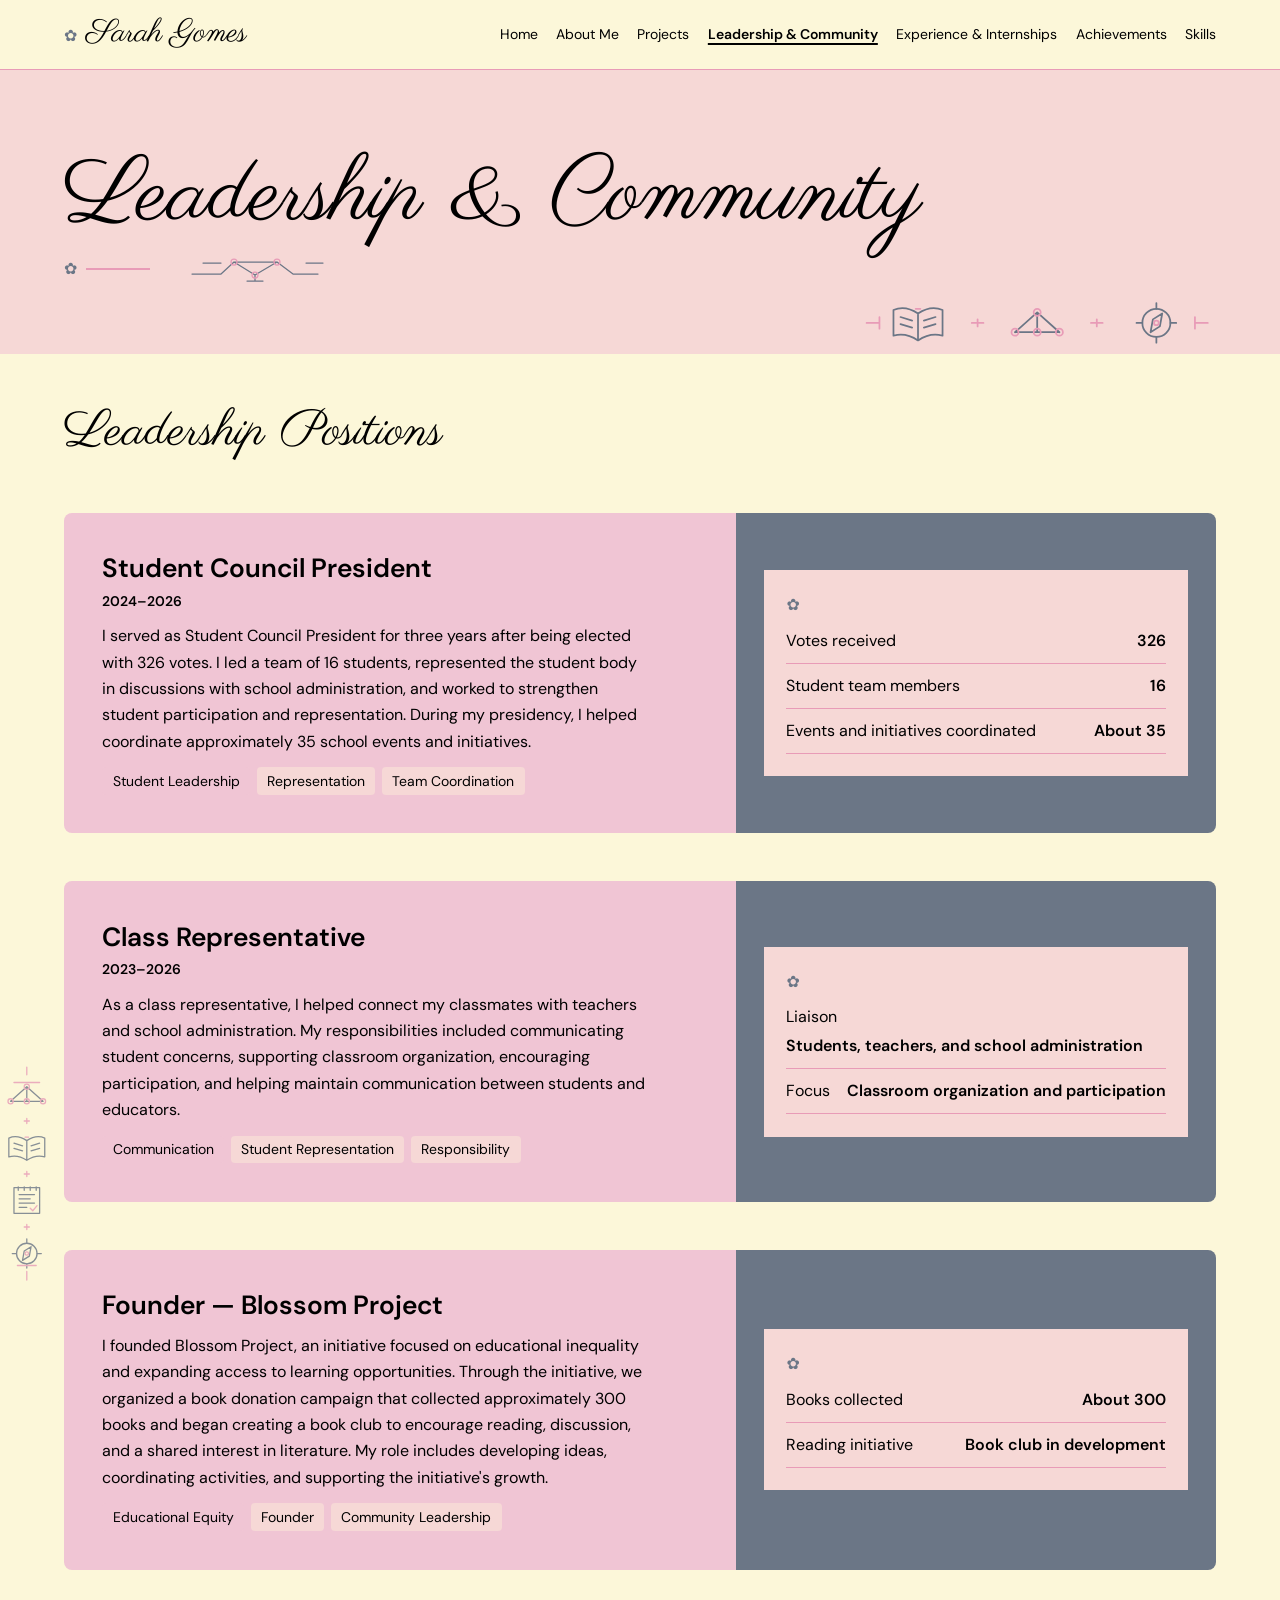
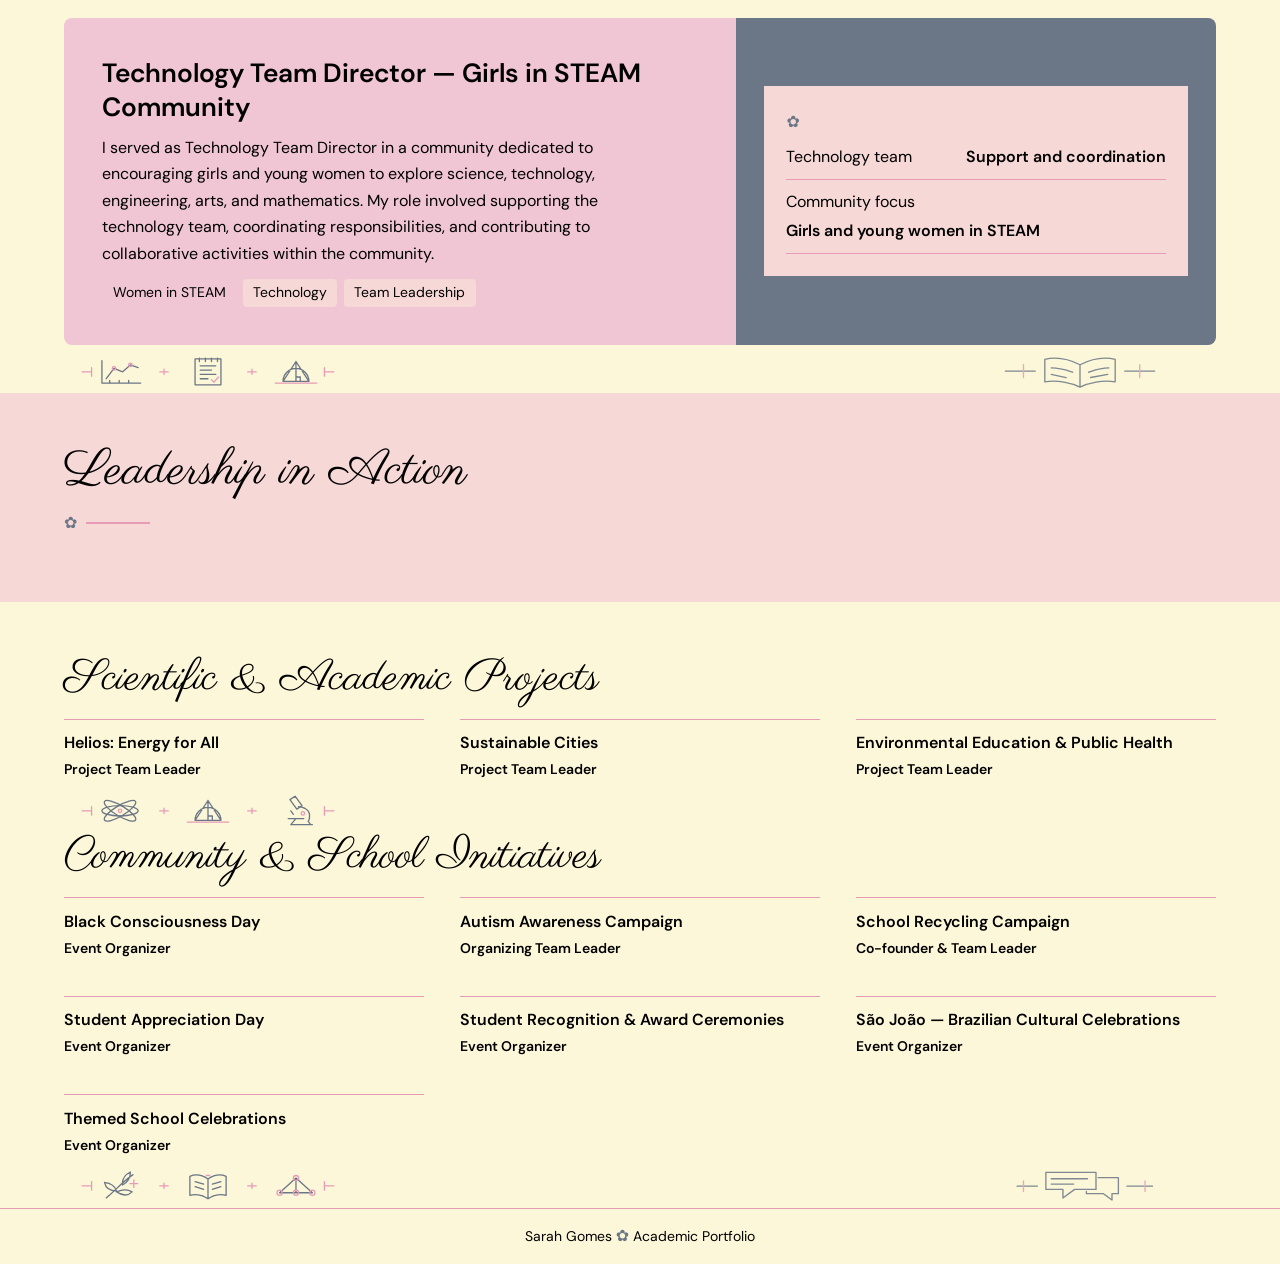
<file: leadership-community.html>
<!doctype html>
<html lang="en">
<head>
  <meta charset="utf-8">
  <meta name="viewport" content="width=device-width, initial-scale=1">
  <title>Leadership &amp; Community | Sarah Gomes</title>
  <link rel="stylesheet" href="https://fonts.googleapis.com/css2?family=DM+Sans:wght@400;500;600&amp;family=Parisienne&amp;display=swap">
  <link rel="stylesheet" href="css/styles.css">
</head>
<body>
  <a class="skip-link" href="#main">Skip to content</a>
  <header class="site-header">
    <div class="header-inner">
      <span class="wordmark"><span aria-hidden="true">✿</span> Sarah Gomes</span>
      <nav aria-label="Main navigation">
        <ul class="nav-list">
          <li><a href="index.html">Home</a></li>
          <li><a href="about.html">About Me</a></li>
          <li><a href="projects.html">Projects</a></li>
          <li><a href="leadership-community.html" aria-current="page">Leadership &amp; Community</a></li>
          <li><a href="experience.html">Experience &amp; Internships</a></li>
          <li><a href="achievements.html">Achievements</a></li>
          <li><a href="skills.html">Skills</a></li>
        </ul>
      </nav>
    </div>
  </header>

  <main id="main" class="portfolio-page" aria-labelledby="page-title">
    <div class="page-heading">
      <h1 id="page-title">Leadership &amp; Community</h1>
      <div class="floral-divider" aria-hidden="true">✿
        <svg class="notebook-illustration notebook-illustration--divider" viewBox="0 0 180 36" aria-hidden="true" focusable="false">
          <path d="M27 23h29l13-12 21 13 22-13 16 12h25M69 11h43m-22 13v6m-8 0h16m43-18h17m-120 0h18"/><g class="notebook-ink-accent"><circle cx="69" cy="11" r="3"/><circle cx="90" cy="24" r="3"/><circle cx="112" cy="11" r="3"/></g>
        </svg>
      </div>
      <svg class="notebook-illustration notebook-plate notebook-plate--masthead" viewBox="0 0 300 46" aria-hidden="true" focusable="false">
        <g transform="translate(48 23)"><path d="M0-8c-6-4-14-6-21-3v22c7-2 15 0 21 4 6-4 14-6 21-4v-22c-7-3-15-1-21 3zm0 0v23m-15-20 10 3m-10 3 10 3m20-9L5-2m10 3-10 3"/><path class="notebook-ink-accent" d="M-2-12h4"/></g>
        <g transform="translate(150 23)"><path d="M-19 8 0-9 19 8M0-9V8m-19 0h38"/><g class="notebook-ink-accent"><circle cx="-19" cy="8" r="3"/><circle cy="-9" r="3"/><circle cy="8" r="3"/><circle cx="19" cy="8" r="3"/></g></g>
        <g transform="translate(252 23)"><circle r="12"/><path d="m5-8-2 11-8 5 2-11zm0 0-8 5m-9 3h-5m29 0h5M0-12v-5m0 29v5"/><circle class="notebook-ink-accent" r="2"/></g>
        <path class="notebook-ink-accent" d="M4 23h11m270 0h11M15 18v10m270-10v10"/><path class="notebook-ink-accent" d="M94 23h10m-5-3v6"/><path class="notebook-ink-accent" d="M196 23h10m-5-3v6"/>
      </svg>
    </div>
    <section class="leadership-positions" aria-labelledby="positions-title">
      <div class="leadership-section-heading">
        <h2 id="positions-title">Leadership Positions</h2>
      </div>
      <article class="page-split initiative leadership-role" aria-labelledby="president-title">
        <div class="page-copy">
          <h3 id="president-title">Student Council President</h3>
          <p class="leadership-years">2024–2026</p>
          <p>I served as Student Council President for three years after being elected with 326 votes. I led a team of 16 students, represented the student body in discussions with school administration, and worked to strengthen student participation and representation. During my presidency, I helped coordinate approximately 35 school events and initiatives.</p>
          <ul class="project-tags" aria-label="Leadership skills">
            <li>Student Leadership</li>
            <li>Representation</li>
            <li>Team Coordination</li>
          </ul>
        </div>
        <div class="document-panel">
          <div class="leadership-council-summary">
            <span aria-hidden="true">✿</span>
            <dl>
              <div><dt>Votes received</dt><dd>326</dd></div>
              <div><dt>Student team members</dt><dd>16</dd></div>
              <div><dt>Events and initiatives coordinated</dt><dd>About 35</dd></div>
            </dl>
          </div>
        </div>
      </article>
      <article class="page-split initiative leadership-role" aria-labelledby="representative-title">
        <div class="page-copy">
          <h3 id="representative-title">Class Representative</h3>
          <p class="leadership-years">2023–2026</p>
          <p>As a class representative, I helped connect my classmates with teachers and school administration. My responsibilities included communicating student concerns, supporting classroom organization, encouraging participation, and helping maintain communication between students and educators.</p>
          <ul class="project-tags" aria-label="Leadership skills">
            <li>Communication</li>
            <li>Student Representation</li>
            <li>Responsibility</li>
          </ul>
        </div>
        <div class="document-panel">
          <div class="leadership-council-summary">
            <span aria-hidden="true">✿</span>
            <dl>
              <div><dt>Liaison</dt><dd>Students, teachers, and school administration</dd></div>
              <div><dt>Focus</dt><dd>Classroom organization and participation</dd></div>
            </dl>
          </div>
        </div>
      </article>
      <article class="page-split initiative leadership-role" aria-labelledby="blossom-title">
        <div class="page-copy">
          <h3 id="blossom-title">Founder — Blossom Project</h3>
          <p>I founded Blossom Project, an initiative focused on educational inequality and expanding access to learning opportunities. Through the initiative, we organized a book donation campaign that collected approximately 300 books and began creating a book club to encourage reading, discussion, and a shared interest in literature. My role includes developing ideas, coordinating activities, and supporting the initiative's growth.</p>
          <ul class="project-tags" aria-label="Leadership skills">
            <li>Educational Equity</li>
            <li>Founder</li>
            <li>Community Leadership</li>
          </ul>
        </div>
        <div class="document-panel">
          <div class="leadership-council-summary">
            <span aria-hidden="true">✿</span>
            <dl>
              <div><dt>Books collected</dt><dd>About 300</dd></div>
              <div><dt>Reading initiative</dt><dd>Book club in development</dd></div>
            </dl>
          </div>
        </div>
      </article>
      <article class="page-split initiative leadership-role" aria-labelledby="steam-title">
        <div class="page-copy">
          <h3 id="steam-title">Technology Team Director — Girls in STEAM Community</h3>
          <p>I served as Technology Team Director in a community dedicated to encouraging girls and young women to explore science, technology, engineering, arts, and mathematics. My role involved supporting the technology team, coordinating responsibilities, and contributing to collaborative activities within the community.</p>
          <ul class="project-tags" aria-label="Leadership skills">
            <li>Women in STEAM</li>
            <li>Technology</li>
            <li>Team Leadership</li>
          </ul>
        </div>
        <div class="document-panel">
          <div class="leadership-council-summary">
            <span aria-hidden="true">✿</span>
            <dl>
              <div><dt>Technology team</dt><dd>Support and coordination</dd></div>
              <div><dt>Community focus</dt><dd>Girls and young women in STEAM</dd></div>
            </dl>
          </div>
        </div>
      </article>
      <svg class="notebook-illustration notebook-illustration--bottom" viewBox="0 0 180 36" aria-hidden="true" focusable="false">
        <path d="M57 6c12-3 25 1 33 5 8-4 21-8 33-5v21c-12-2-25 1-33 5-8-4-21-7-33-5zm33 5v21m-27-18c9 0 14 2 20 4m15 0c6-2 11-4 19-4m-54 6 14 3m23 0 16-3M20 17h28m84 0h28"/><path class="notebook-ink-accent" d="M37 11v12m109-12v12"/>
      </svg>
      <svg class="notebook-illustration notebook-plate notebook-plate--near-bottom" viewBox="0 0 300 46" aria-hidden="true" focusable="false">
        <g transform="translate(48 23)"><path d="M-21-13v26h45m-40-5 9-12 10 4 9-8 9 3m-33 15v3m11-3v3m11-3v3"/><g class="notebook-ink-accent"><circle cx="-7" cy="-4" r="2"/><circle cx="12" cy="-8" r="2"/></g></g>
        <g transform="translate(150 23)"><path d="M-15-15h30v30h-30zm5-1v4m7-4v4m7-4v4m7-4v4m-20 5h18m-18 5h13m-13 5h18m-18 5H0"/><path class="notebook-ink-accent" d="m4 9 3 3 5-6"/></g>
        <g transform="translate(252 23)"><path d="m-15 11 15-23 15 23zM0-12v23m0-5h5v5M-15 11a15 15 0 1 1 30 0"/><path class="notebook-ink-accent" d="M-24 13h48"/></g>
        <path class="notebook-ink-accent" d="M4 23h11m270 0h11M15 18v10m270-10v10"/><path class="notebook-ink-accent" d="M94 23h10m-5-3v6"/><path class="notebook-ink-accent" d="M196 23h10m-5-3v6"/>
      </svg>
      <svg class="notebook-illustration notebook-plate notebook-plate--margin" viewBox="0 0 58 260" aria-hidden="true" focusable="false">
        <g transform="translate(29 37)"><path d="M-19 8 0-9 19 8M0-9V8m-19 0h38"/><g class="notebook-ink-accent"><circle cx="-19" cy="8" r="3"/><circle cy="-9" r="3"/><circle cy="8" r="3"/><circle cx="19" cy="8" r="3"/></g></g>
        <g transform="translate(29 99)"><path d="M0-8c-6-4-14-6-21-3v22c7-2 15 0 21 4 6-4 14-6 21-4v-22c-7-3-15-1-21 3zm0 0v23m-15-20 10 3m-10 3 10 3m20-9L5-2m10 3-10 3"/><path class="notebook-ink-accent" d="M-2-12h4"/></g>
        <g transform="translate(29 161)"><path d="M-15-15h30v30h-30zm5-1v4m7-4v4m7-4v4m7-4v4m-20 5h18m-18 5h13m-13 5h18m-18 5H0"/><path class="notebook-ink-accent" d="m4 9 3 3 5-6"/></g>
        <g transform="translate(29 223)"><circle r="12"/><path d="m5-8-2 11-8 5 2-11zm0 0-8 5m-9 3h-5m29 0h5M0-12v-5m0 29v5"/><circle class="notebook-ink-accent" r="2"/></g>
        <path class="notebook-ink-accent" d="M29 5v9m0 230v10M14 23h30m-26 214h22"/><path class="notebook-ink-accent" d="M29 65v6m-3-3h6"/><path class="notebook-ink-accent" d="M29 127v6m-3-3h6"/><path class="notebook-ink-accent" d="M29 189v6m-3-3h6"/>
      </svg>
    </section>

    <section class="leadership-action" aria-labelledby="action-title">
      <div class="leadership-section-heading">
        <h2 id="action-title">Leadership in Action</h2>
        <div class="floral-divider" aria-hidden="true">✿</div>
      </div>

      <section class="leadership-action-group" aria-labelledby="scientific-action">
        <h3 id="scientific-action">Scientific &amp; Academic Projects</h3>
        <ul class="leadership-action-grid">
          <li>
            <h4>Helios: Energy for All</h4>
            <span class="leadership-skill">Project Team Leader</span>
          </li>
          <li>
            <h4>Sustainable Cities</h4>
            <span class="leadership-skill">Project Team Leader</span>
          </li>
          <li>
            <h4>Environmental Education &amp; Public Health</h4>
            <span class="leadership-skill">Project Team Leader</span>
          </li>
        </ul>
        <svg class="notebook-illustration notebook-plate notebook-plate--near-bottom" viewBox="0 0 300 46" aria-hidden="true" focusable="false">
          <g transform="translate(48 23)"><ellipse rx="21" ry="6"/><ellipse rx="21" ry="6" transform="rotate(31)"/><ellipse rx="21" ry="6" transform="rotate(-31)"/><circle class="notebook-ink-accent" r="2"/></g>
          <g transform="translate(150 23)"><path d="m-15 11 15-23 15 23zM0-12v23m0-5h5v5M-15 11a15 15 0 1 1 30 0"/><path class="notebook-ink-accent" d="M-24 13h48"/></g>
          <g transform="translate(252 23)"><path d="m-7-13 6-4 8 11-6 4zm10 8q16 2 12 16m-24-2H9m-9 0-6 7h25m-5-4 3 4m-20-12-3-4"/><circle class="notebook-ink-accent" cx="8" cy="3" r="2"/></g>
          <path class="notebook-ink-accent" d="M4 23h11m270 0h11M15 18v10m270-10v10"/><path class="notebook-ink-accent" d="M94 23h10m-5-3v6"/><path class="notebook-ink-accent" d="M196 23h10m-5-3v6"/>
        </svg>
      </section>

      <section class="leadership-action-group" aria-labelledby="community-action">
        <h3 id="community-action">Community &amp; School Initiatives</h3>
        <ul class="leadership-action-grid">
          <li>
            <h4>Black Consciousness Day</h4>
            <span class="leadership-skill">Event Organizer</span>
          </li>
          <li>
            <h4>Autism Awareness Campaign</h4>
            <span class="leadership-skill">Organizing Team Leader</span>
          </li>
          <li>
            <h4>School Recycling Campaign</h4>
            <span class="leadership-skill">Co-founder &amp; Team Leader</span>
          </li>
          <li>
            <h4>Student Appreciation Day</h4>
            <span class="leadership-skill">Event Organizer</span>
          </li>
          <li>
            <h4>Student Recognition &amp; Award Ceremonies</h4>
            <span class="leadership-skill">Event Organizer</span>
          </li>
          <li>
            <h4>São João — Brazilian Cultural Celebrations</h4>
            <span class="leadership-skill">Event Organizer</span>
          </li>
          <li>
            <h4>Themed School Celebrations</h4>
            <span class="leadership-skill">Event Organizer</span>
          </li>
        </ul>
        <svg class="notebook-illustration notebook-illustration--bottom" viewBox="0 0 180 36" aria-hidden="true" focusable="false">
          <path d="M58 5h47v16H85l-11 8v-8H58zm49 5h19v15h-6v6l-8-6H96v-2m-33-12h34m-34 5h21m-53 2h19m84 0h24"/><path class="notebook-ink-accent" d="M37 13v10m114-10v10"/>
        </svg>
        <svg class="notebook-illustration notebook-plate notebook-plate--near-bottom" viewBox="0 0 300 46" aria-hidden="true" focusable="false">
          <g transform="translate(48 23)"><path d="M-16 14C-5 5 2-4 15-13M-4 6c-9 0-13-5-14-10 8 1 12 4 14 10Zm7-7c-1-8 3-12 9-15 0 6-3 12-9 15ZM-4 7C3 4 9 4 14 7 9 12 2 11-4 7Z"/><path class="notebook-ink-accent" d="M16-7v9m-4.5-4.5h9"/></g>
          <g transform="translate(150 23)"><path d="M0-8c-6-4-14-6-21-3v22c7-2 15 0 21 4 6-4 14-6 21-4v-22c-7-3-15-1-21 3zm0 0v23m-15-20 10 3m-10 3 10 3m20-9L5-2m10 3-10 3"/><path class="notebook-ink-accent" d="M-2-12h4"/></g>
          <g transform="translate(252 23)"><path d="M-19 8 0-9 19 8M0-9V8m-19 0h38"/><g class="notebook-ink-accent"><circle cx="-19" cy="8" r="3"/><circle cy="-9" r="3"/><circle cy="8" r="3"/><circle cx="19" cy="8" r="3"/></g></g>
          <path class="notebook-ink-accent" d="M4 23h11m270 0h11M15 18v10m270-10v10"/><path class="notebook-ink-accent" d="M94 23h10m-5-3v6"/><path class="notebook-ink-accent" d="M196 23h10m-5-3v6"/>
        </svg>
      </section>
    </section>
  </main>

  <footer class="site-footer">
    <p>Sarah Gomes <span aria-hidden="true">✿</span> Academic Portfolio</p>
  </footer>
</body>
</html>
</file>
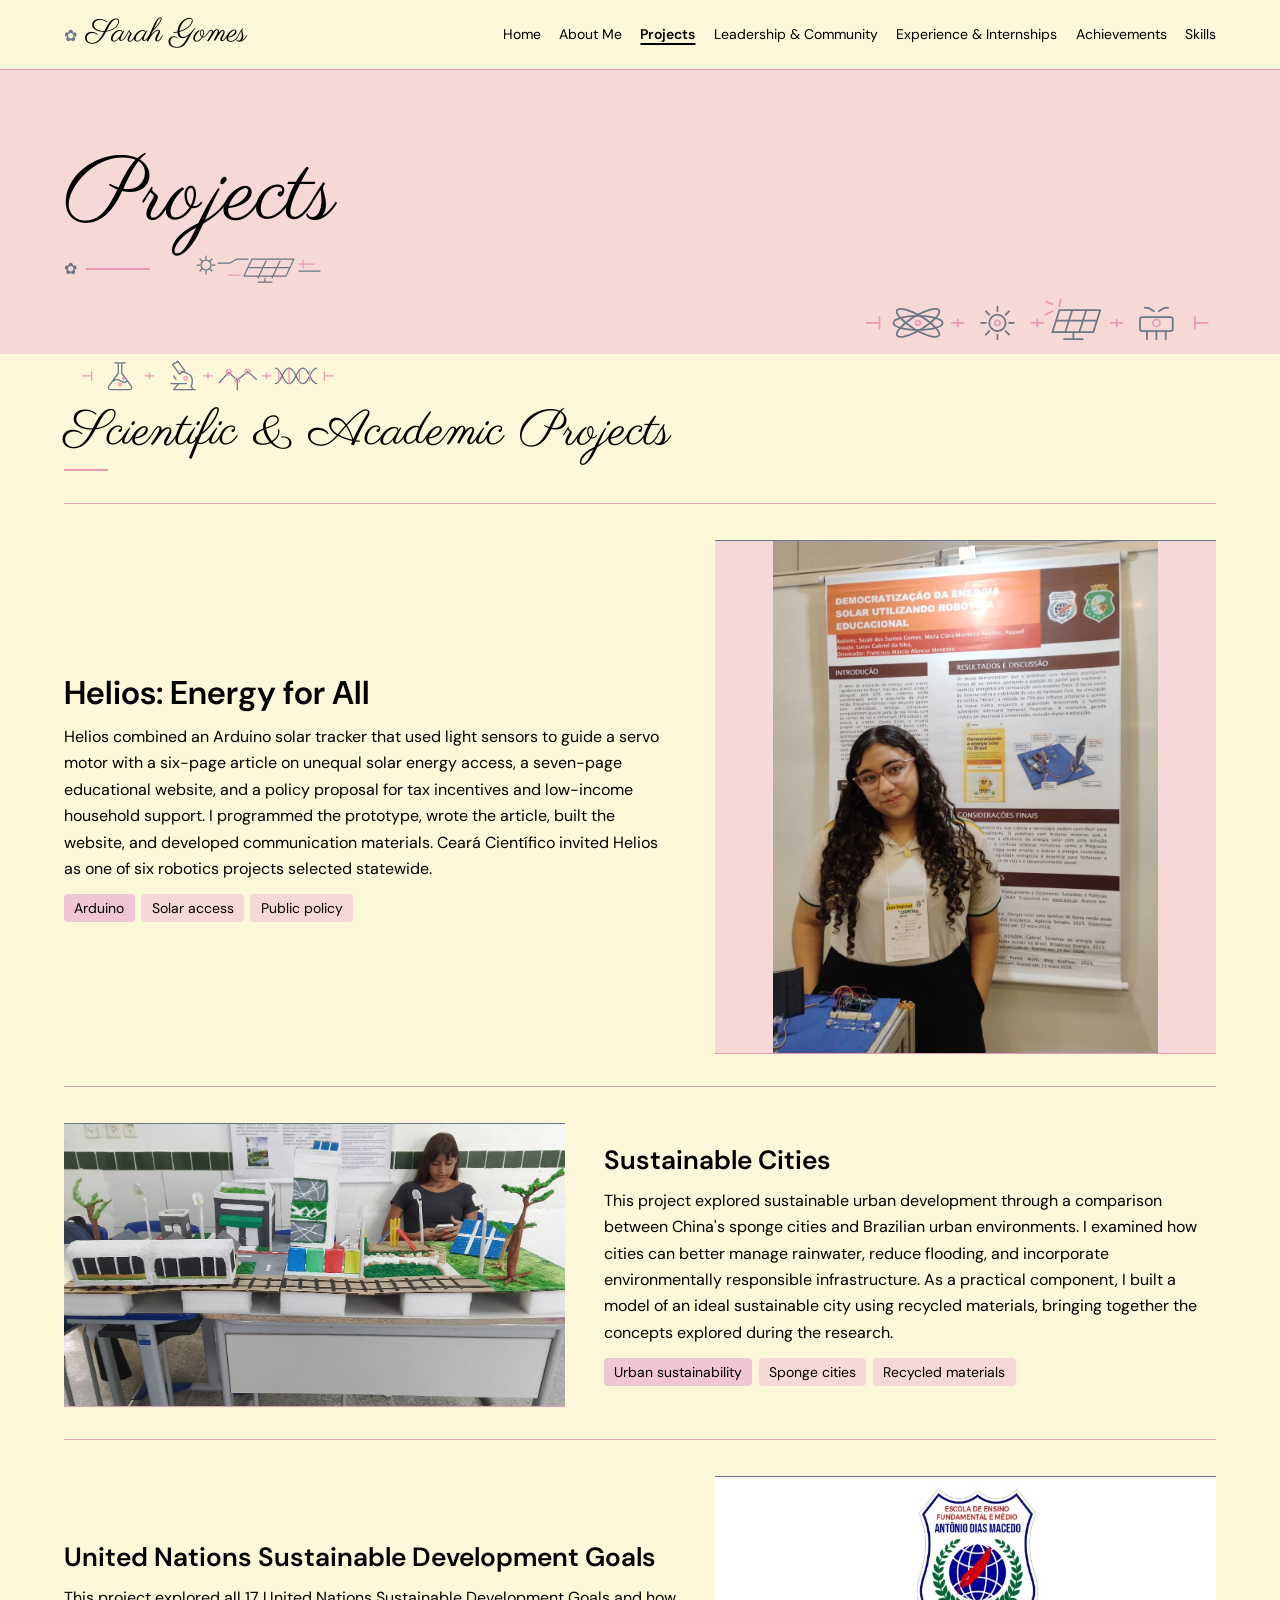
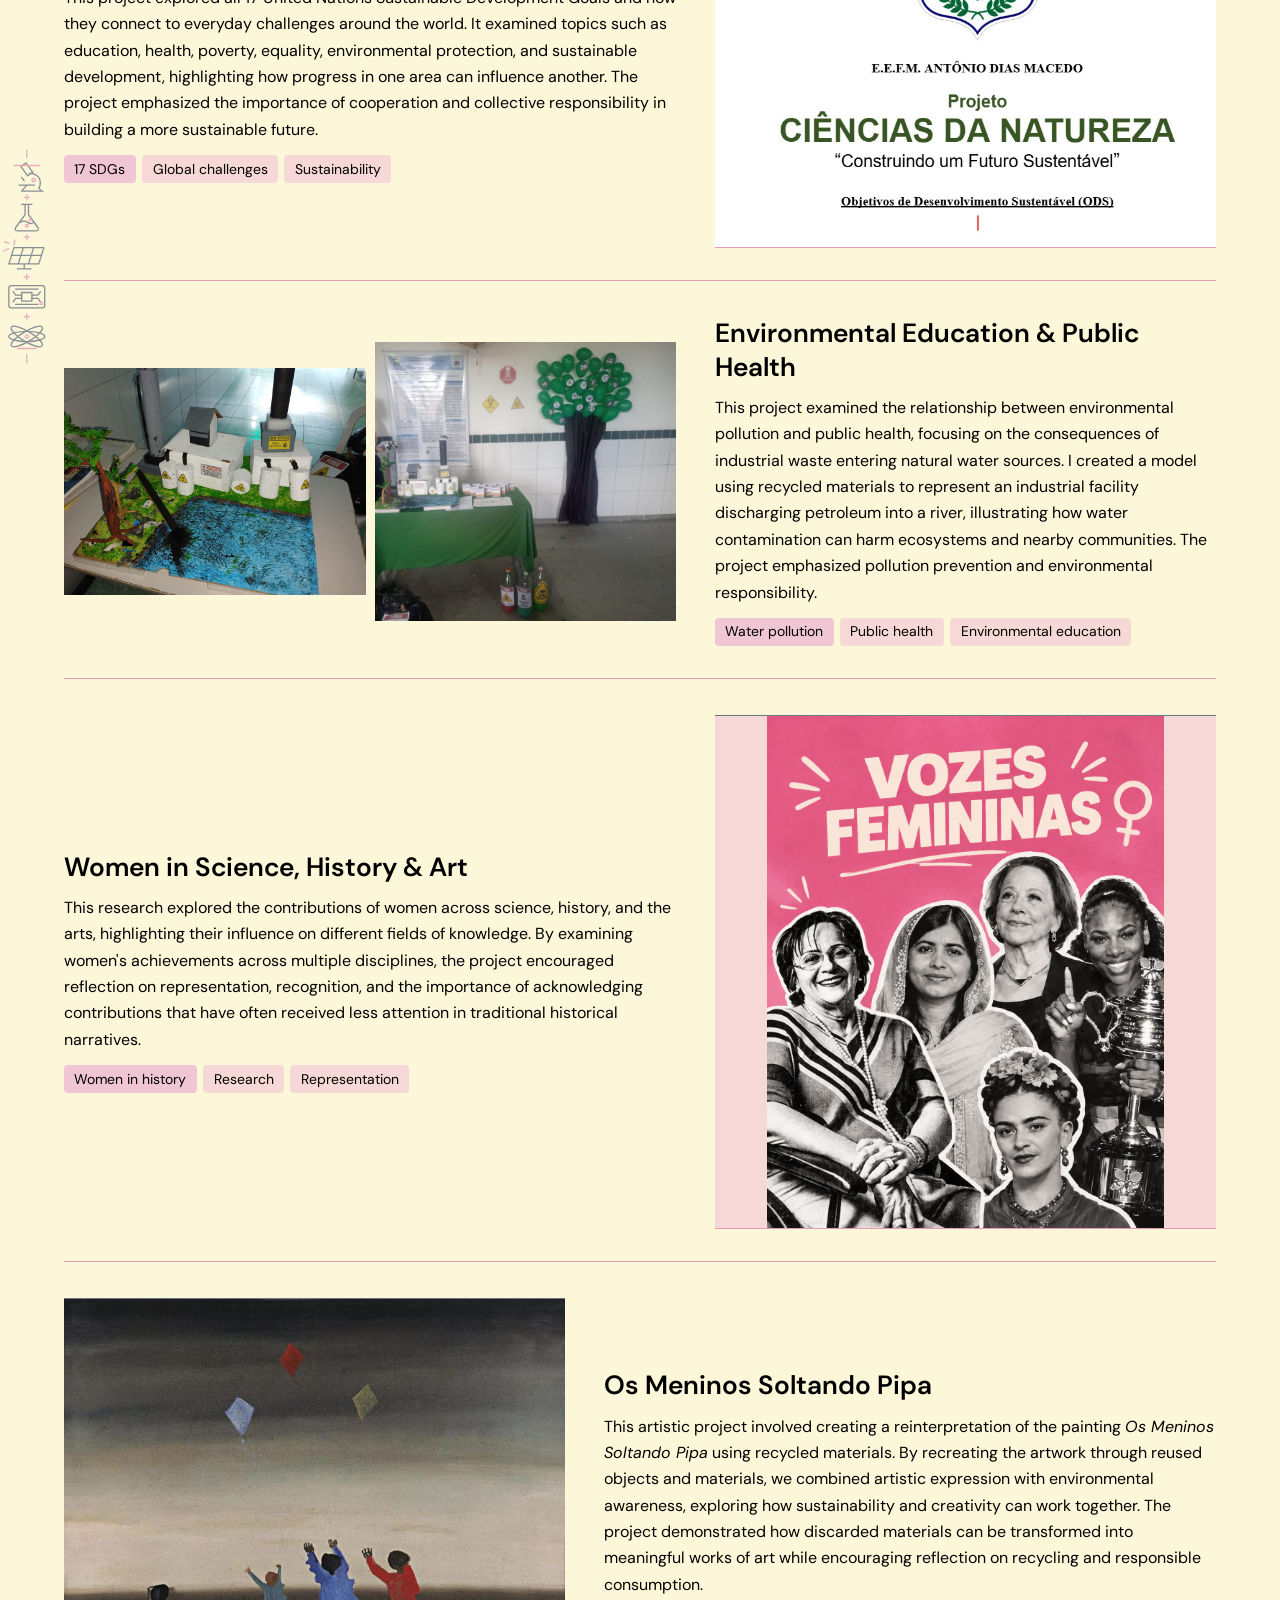
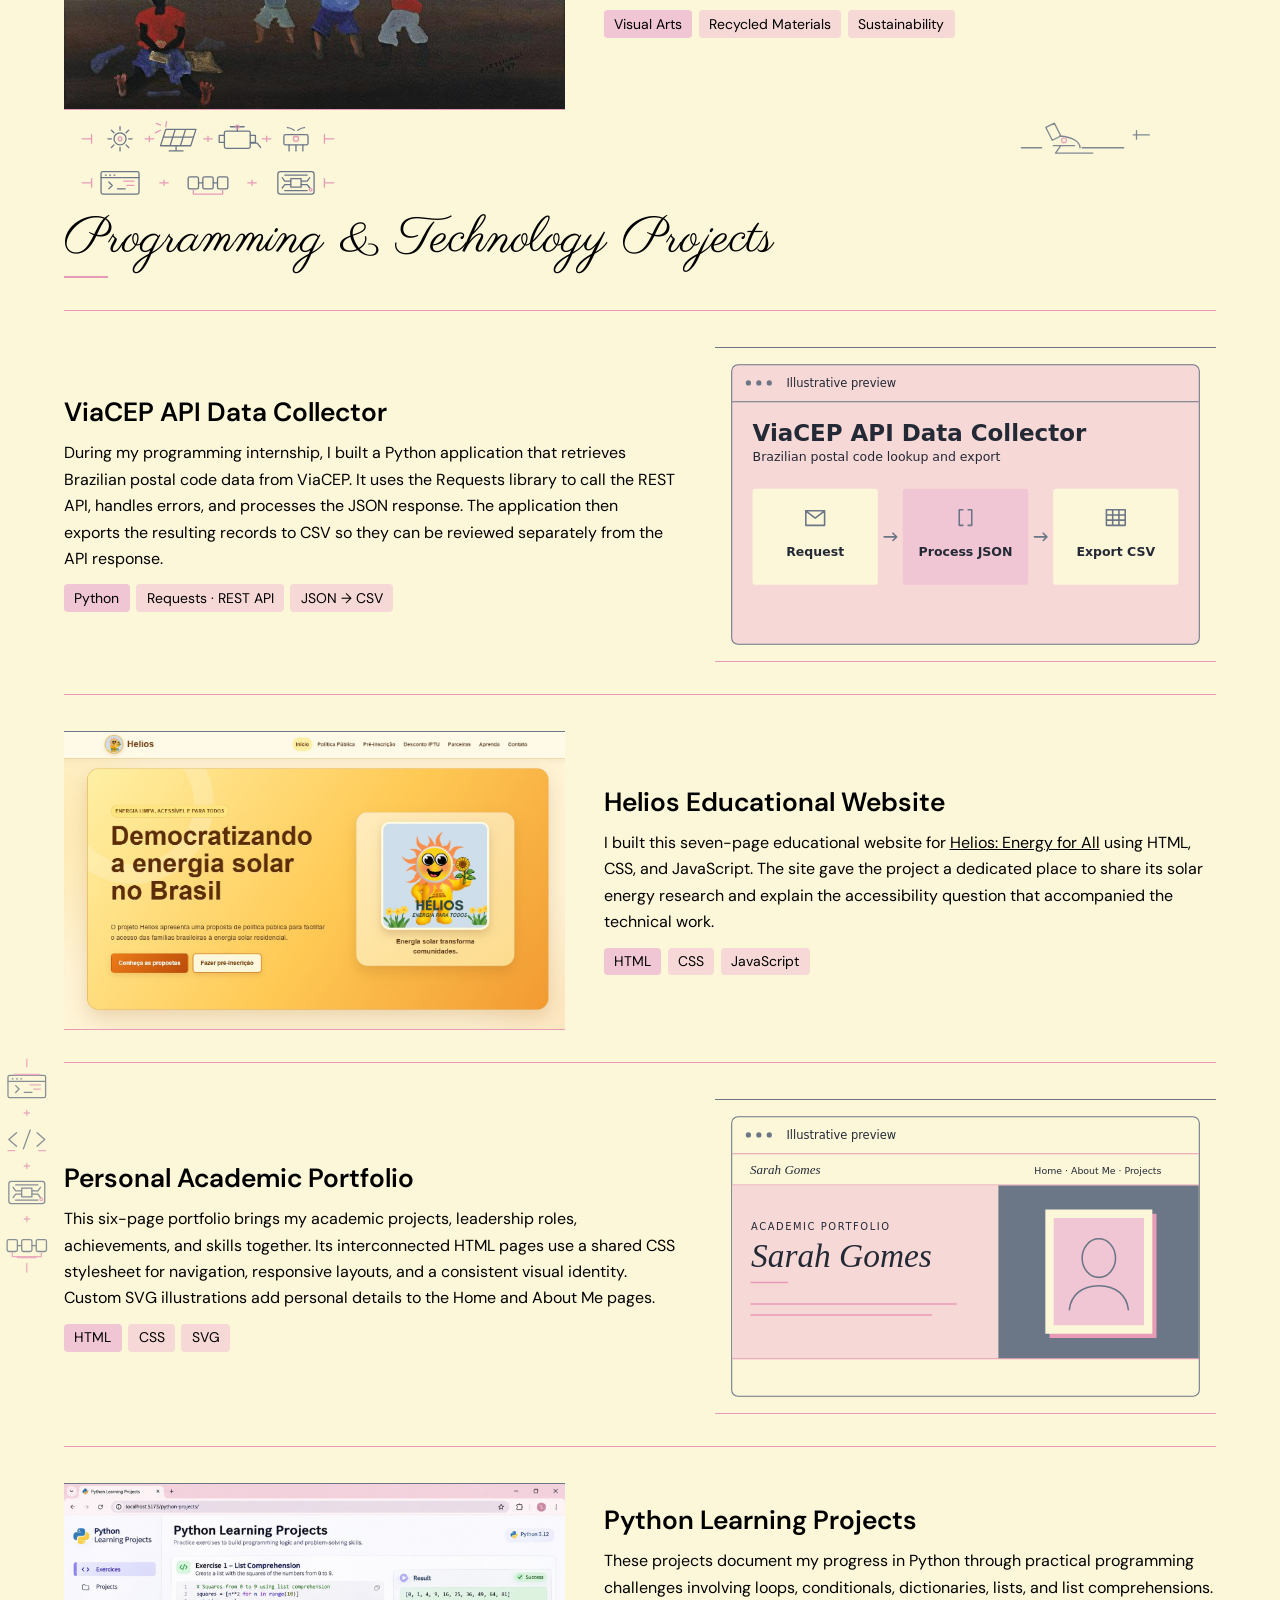
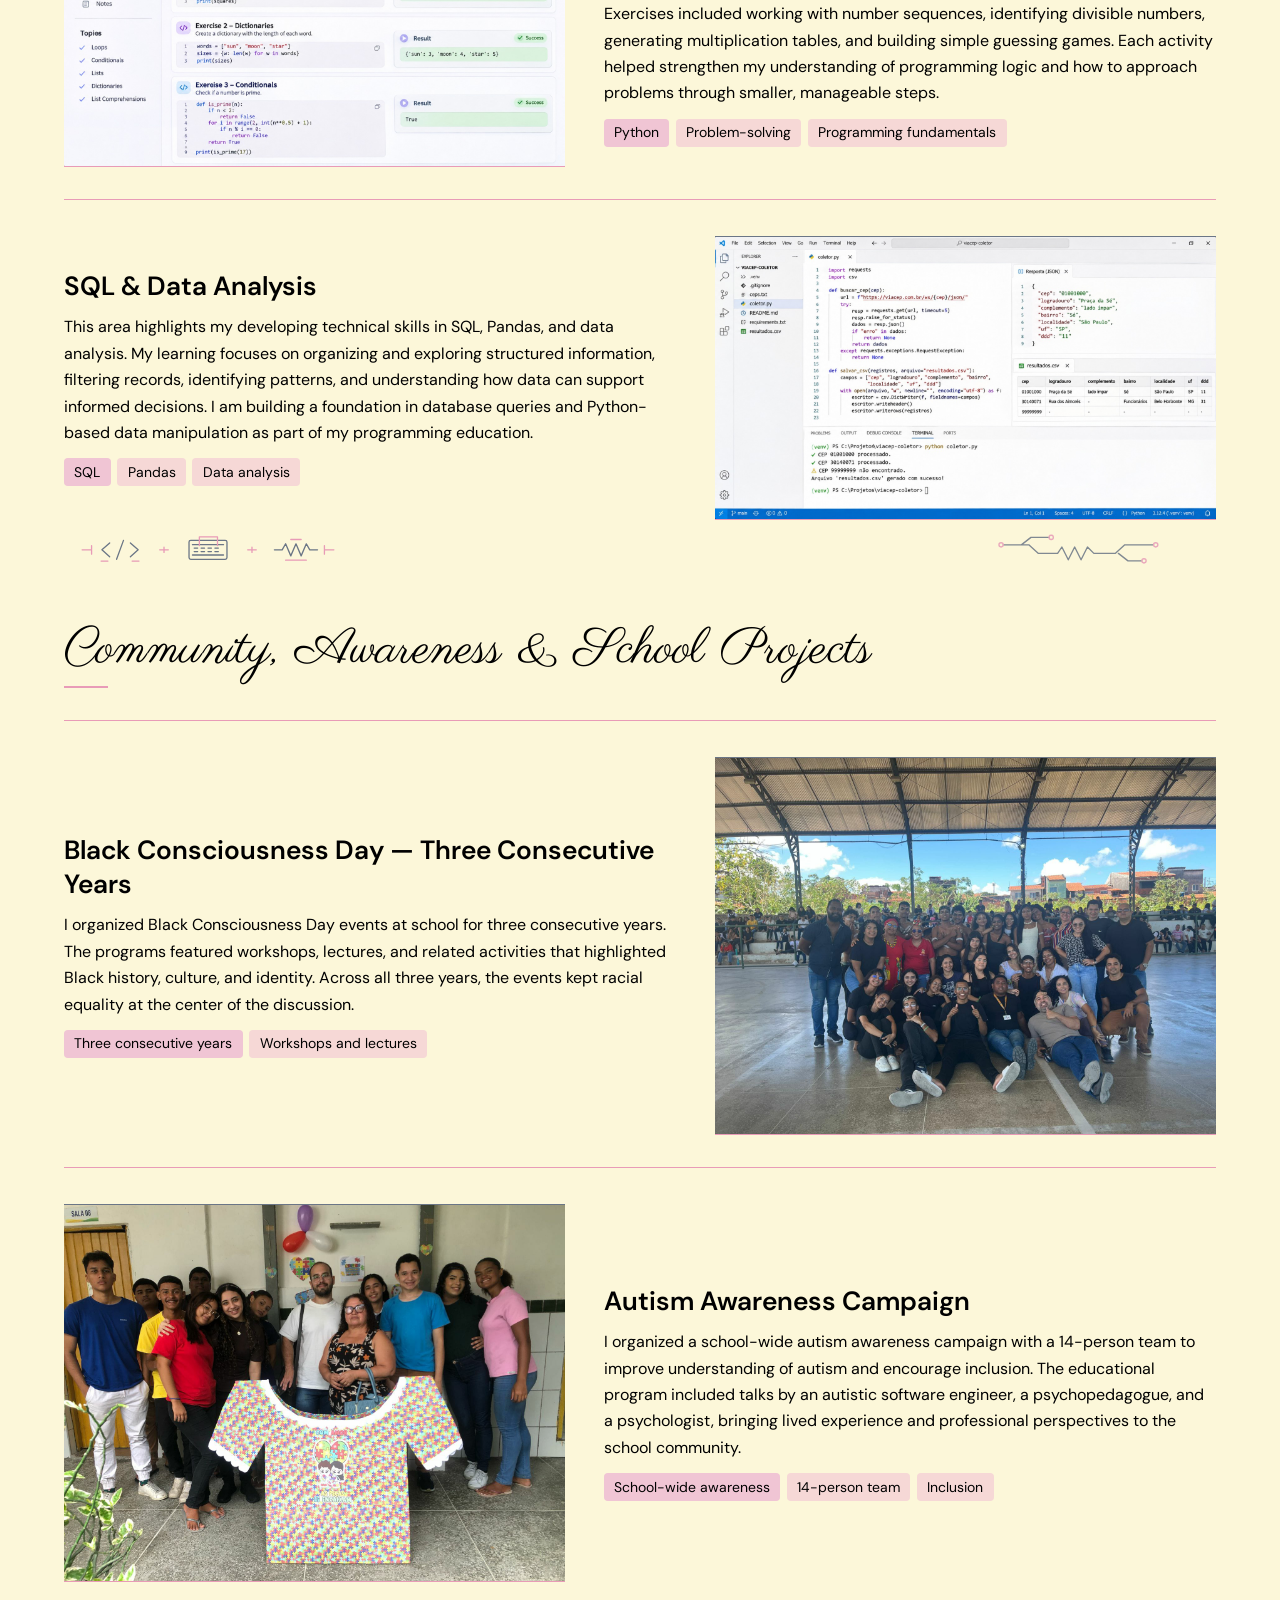
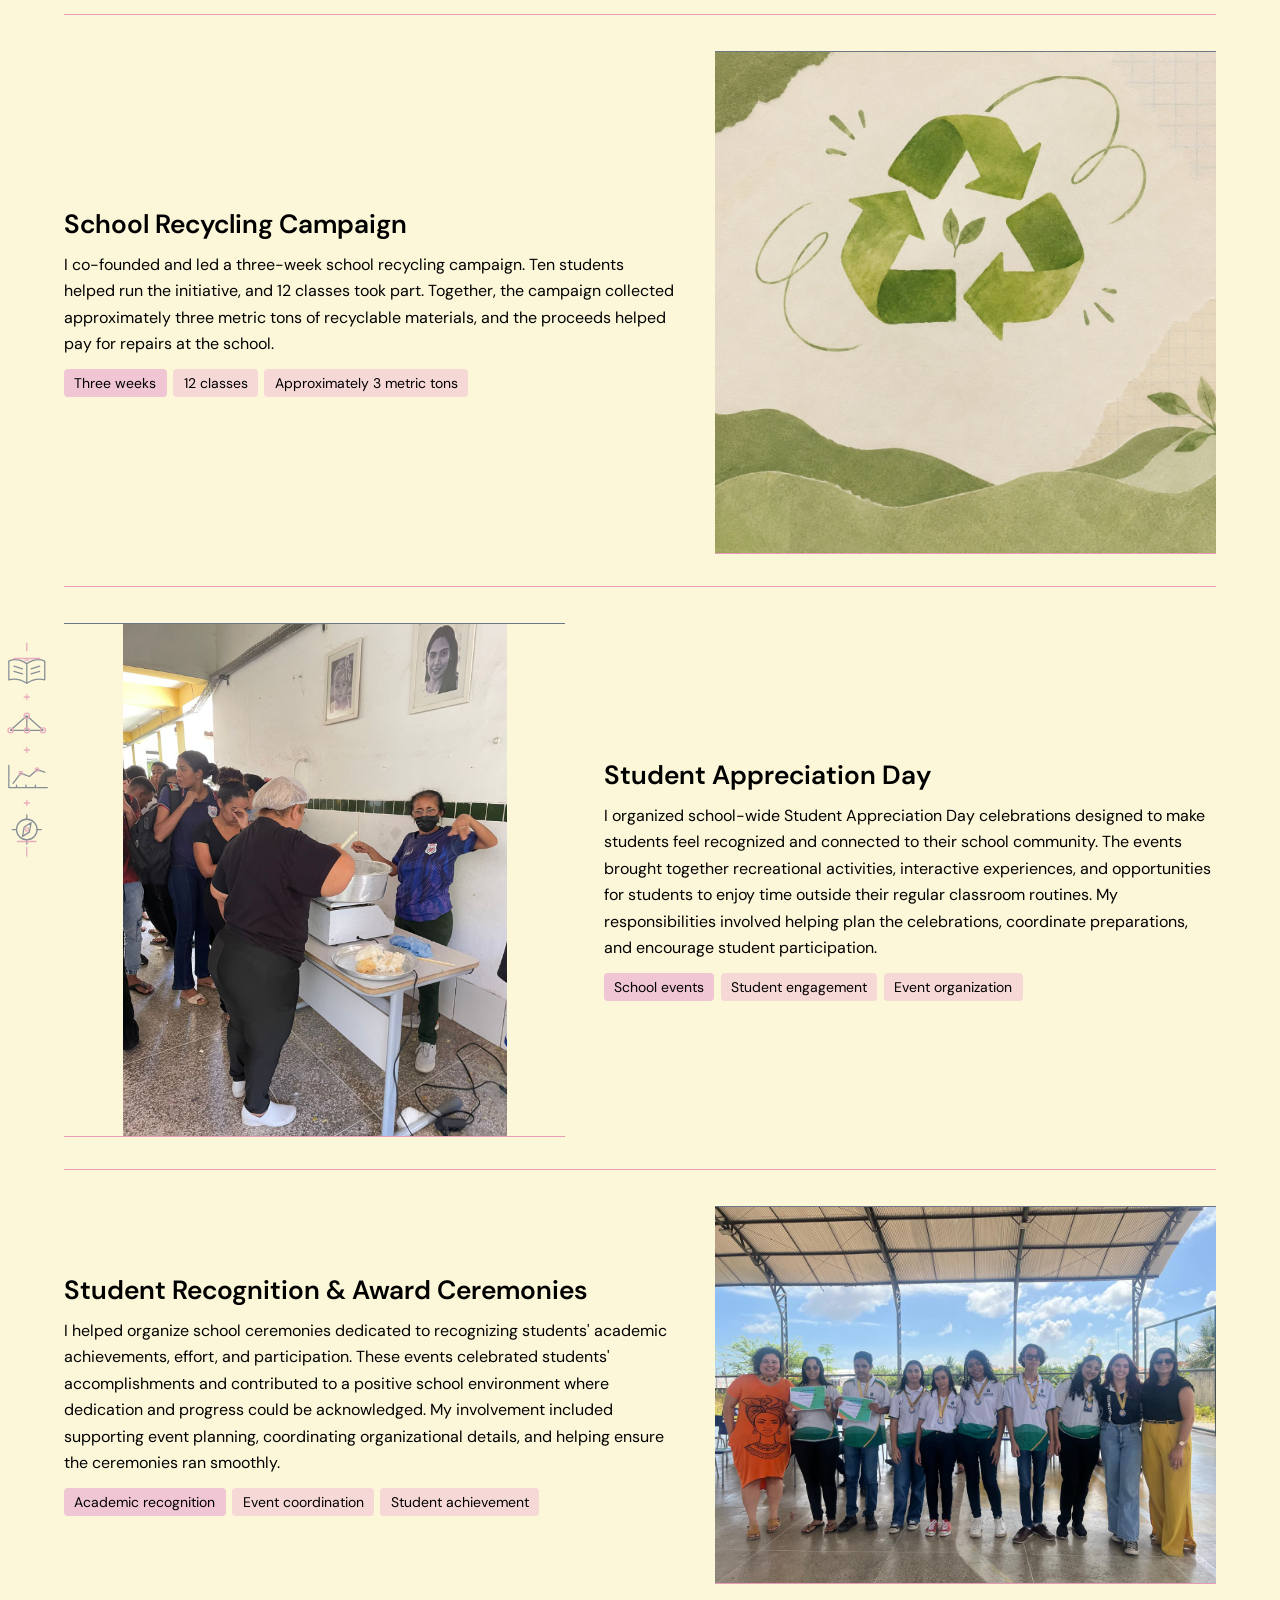
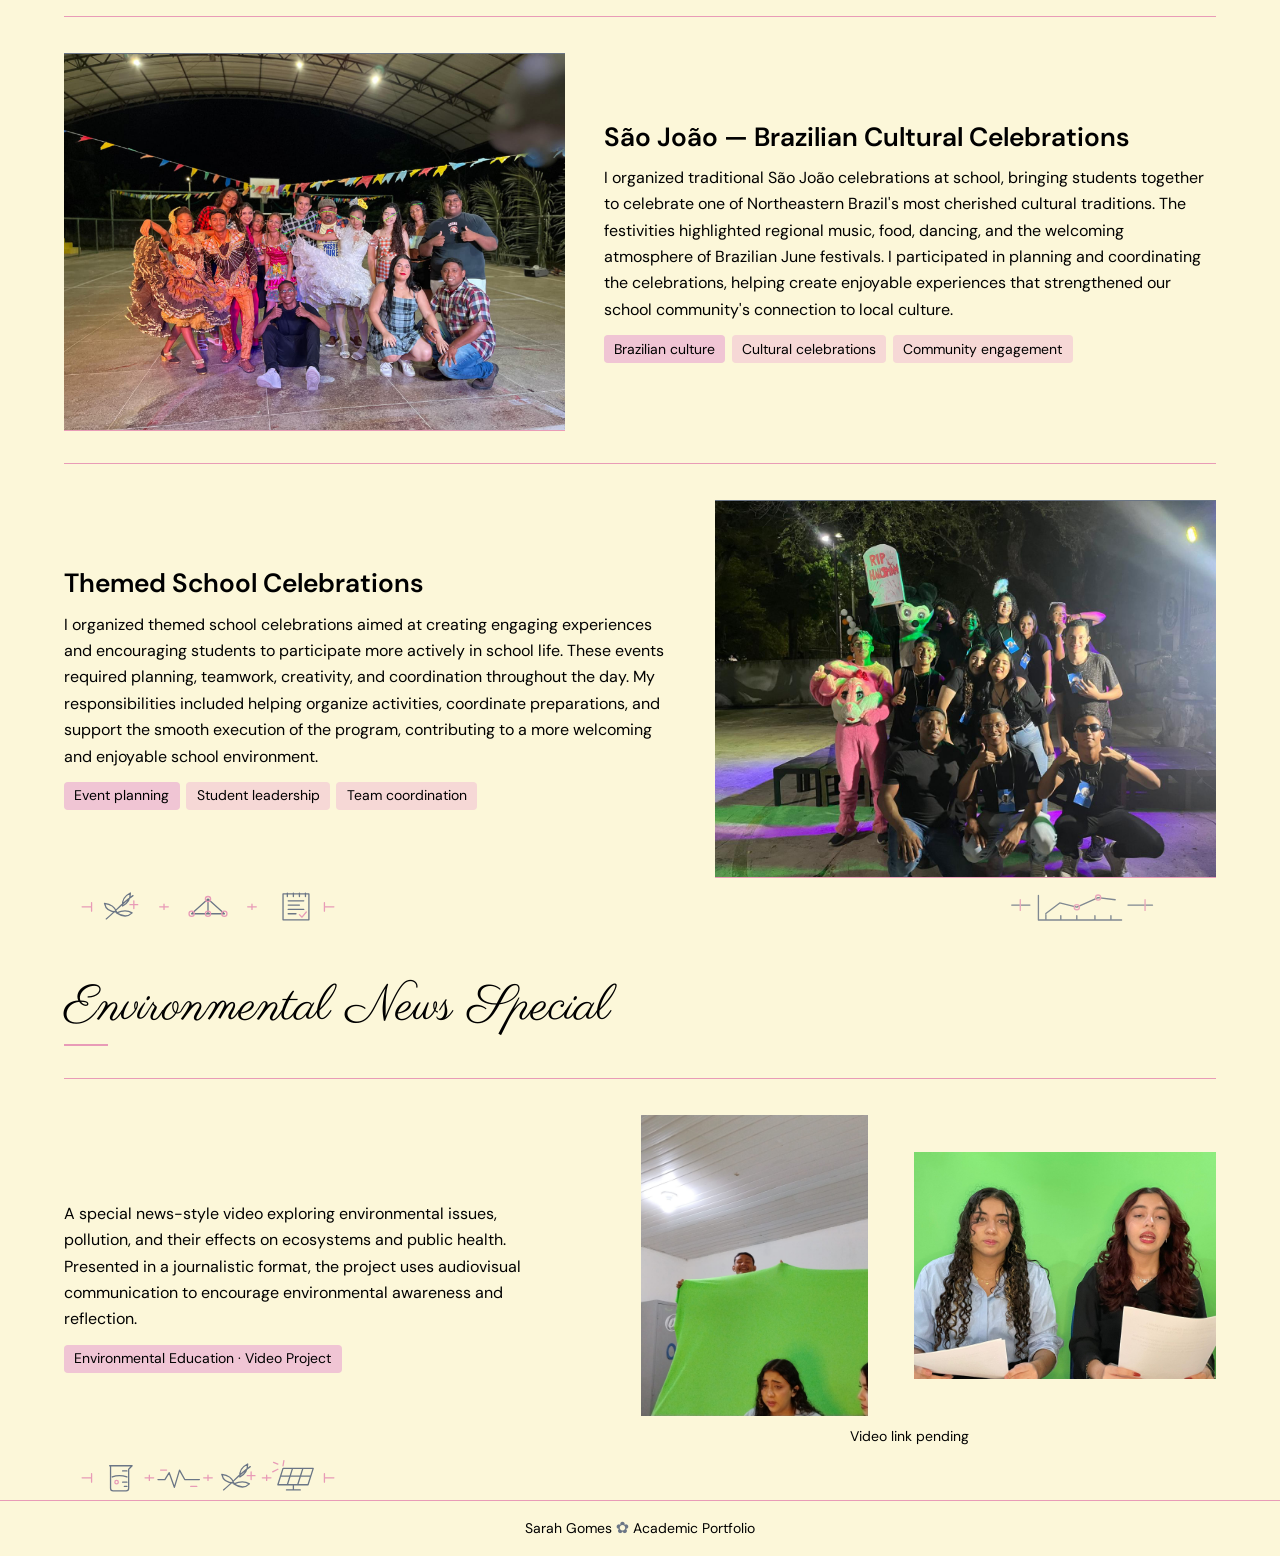
<file: projects.html>
<!doctype html>
<html lang="en">
<head>
  <meta charset="utf-8">
  <meta name="viewport" content="width=device-width, initial-scale=1">
  <title>Projects | Sarah Gomes</title>
  <link rel="stylesheet" href="https://fonts.googleapis.com/css2?family=DM+Sans:wght@400;500;600&amp;family=Parisienne&amp;display=swap">
  <link rel="stylesheet" href="css/styles.css">
</head>
<body>
  <a class="skip-link" href="#main">Skip to content</a>
  <header class="site-header">
    <div class="header-inner">
      <span class="wordmark"><span aria-hidden="true">✿</span> Sarah Gomes</span>
      <nav aria-label="Main navigation">
        <ul class="nav-list">
          <li><a href="index.html">Home</a></li>
          <li><a href="about.html">About Me</a></li>
          <li><a href="projects.html" aria-current="page">Projects</a></li>
          <li><a href="leadership-community.html">Leadership &amp; Community</a></li>
          <li><a href="experience.html">Experience &amp; Internships</a></li>
          <li><a href="achievements.html">Achievements</a></li>
          <li><a href="skills.html">Skills</a></li>
        </ul>
      </nav>
    </div>
  </header>

  <main id="main" class="portfolio-page" aria-labelledby="page-title">
    <div class="page-heading">
      <h1 id="page-title">Projects</h1>
      <div class="floral-divider" aria-hidden="true">✿
        <svg class="notebook-illustration notebook-illustration--divider" viewBox="0 0 180 36" aria-hidden="true" focusable="false">
          <circle cx="41" cy="14" r="5"/><path d="M41 5v3m0 12v3M32 14h3m12 0h3m-15-6 2 2m8 8 2 2m-12 0 2-2m8-8 2-2m6 4h12l7-4h11m4 0h42l-8 17H79zm-4 8.5h42M101 10l-8 17m22-17-8 17m-7 0v4m-7 0h14m27-11h21"/><path class="notebook-ink-accent" d="M63 24h12m59-11h15m-11-4v8"/>
        </svg>
      </div>
      <svg class="notebook-illustration notebook-plate notebook-plate--masthead" viewBox="0 0 300 46" aria-hidden="true" focusable="false">
        <g transform="translate(48 23)"><ellipse rx="21" ry="6"/><ellipse rx="21" ry="6" transform="rotate(31)"/><ellipse rx="21" ry="6" transform="rotate(-31)"/><circle class="notebook-ink-accent" r="2"/></g>
        <g transform="translate(116 23)"><circle r="7"/><path d="M-14 0h4m20 0h4m-14-14v4m0 20v4m-10-24 3 3m14 14 3 3m-20 0 3-3m14-14 3-3"/><circle class="notebook-ink-accent" r="2.2"/></g>
        <g transform="translate(184 23)"><path d="M-15-11h35L14 8h-35zm-3 9h35M-4-11l-6 19m18-19-6 19M-3 8v6m-8 0H5"/><path class="notebook-ink-accent" d="m-21-10-6 3m6-9-5-2m11 4 1-6"/></g>
        <g transform="translate(252 23)"><rect x="-14" y="-5" width="28" height="12" rx="2"/><path d="M-8 7v7m8-7v7m8-7v7m-10-24c-5-3-5-3-8-3m12 3c5-3 5-3 8-3"/><circle class="notebook-ink-accent" r="3"/></g>
        <path class="notebook-ink-accent" d="M4 23h11m270 0h11M15 18v10m270-10v10"/><path class="notebook-ink-accent" d="M77 23h10m-5-3v6"/><path class="notebook-ink-accent" d="M145 23h10m-5-3v6"/><path class="notebook-ink-accent" d="M213 23h10m-5-3v6"/>
      </svg>
    </div>
    <section class="project-gallery" aria-labelledby="scientific-projects">
      <h2 class="project-category" id="scientific-projects">Scientific &amp; Academic Projects</h2>
      <article class="project-entry project-entry--featured" id="helios">
        <div class="project-copy">
          <h3>Helios: Energy for All</h3>
          <p>Helios combined an Arduino solar tracker that used light sensors to guide a servo motor with a six-page article on unequal solar energy access, a seven-page educational website, and a policy proposal for tax incentives and low-income household support. I programmed the prototype, wrote the article, built the website, and developed communication materials. Ceará Científico invited Helios as one of six robotics projects selected statewide.</p>
          <ul class="project-tags" aria-label="Project highlights">
            <li>Arduino</li>
            <li>Solar access</li>
            <li>Public policy</li>
          </ul>
        </div>
        <div class="project-media">
          <img src="images/01-helios.jpg.jpeg" alt="Sarah beside the Helios research poster and prototype" width="963" height="1280">
        </div>
      </article>
      <article class="project-entry">
        <div class="project-copy">
          <h3>Sustainable Cities</h3>
          <p>This project explored sustainable urban development through a comparison between China's sponge cities and Brazilian urban environments. I examined how cities can better manage rainwater, reduce flooding, and incorporate environmentally responsible infrastructure. As a practical component, I built a model of an ideal sustainable city using recycled materials, bringing together the concepts explored during the research.</p>
          <ul class="project-tags" aria-label="Project highlights">
            <li>Urban sustainability</li>
            <li>Sponge cities</li>
            <li>Recycled materials</li>
          </ul>
        </div>
        <div class="project-media">
          <img src="images/02-sustainable-cities.jpg.jpeg" alt="A sustainable city model displayed on a classroom table" width="1296" height="729" loading="lazy">
        </div>
      </article>
      <article class="project-entry">
        <div class="project-copy">
          <h3>United Nations Sustainable Development Goals</h3>
          <p>This project explored all 17 United Nations Sustainable Development Goals and how they connect to everyday challenges around the world. It examined topics such as education, health, poverty, equality, environmental protection, and sustainable development, highlighting how progress in one area can influence another. The project emphasized the importance of cooperation and collective responsibility in building a more sustainable future.</p>
          <ul class="project-tags" aria-label="Project highlights">
            <li>17 SDGs</li>
            <li>Global challenges</li>
            <li>Sustainability</li>
          </ul>
        </div>
        <div class="project-media">
          <img src="images/03-sdg.jpg.jpeg" alt="Title page of the school project on the UN Sustainable Development Goals" width="772" height="570" loading="lazy">
        </div>
      </article>
      <article class="project-entry">
        <div class="project-copy">
          <h3>Environmental Education &amp; Public Health</h3>
          <p>This project examined the relationship between environmental pollution and public health, focusing on the consequences of industrial waste entering natural water sources. I created a model using recycled materials to represent an industrial facility discharging petroleum into a river, illustrating how water contamination can harm ecosystems and nearby communities. The project emphasized pollution prevention and environmental responsibility.</p>
          <ul class="project-tags" aria-label="Project highlights">
            <li>Water pollution</li>
            <li>Public health</li>
            <li>Environmental education</li>
          </ul>
        </div>
        <div class="project-media project-media--pair">
          <img src="images/04-pollution-model-1.jpg.jpeg" alt="Close-up of the pollution model, with factory buildings beside a river" width="4080" height="3072" loading="lazy">
          <img src="images/05-pollution-model-2.jpg.jpeg" alt="The pollution model displayed beside a large tree made from recycled bottles" width="1600" height="1480" loading="lazy">
        </div>
      </article>
      <article class="project-entry">
        <div class="project-copy">
          <h3>Women in Science, History &amp; Art</h3>
          <p>This research explored the contributions of women across science, history, and the arts, highlighting their influence on different fields of knowledge. By examining women's achievements across multiple disciplines, the project encouraged reflection on representation, recognition, and the importance of acknowledging contributions that have often received less attention in traditional historical narratives.</p>
          <ul class="project-tags" aria-label="Project highlights">
            <li>Women in history</li>
            <li>Research</li>
            <li>Representation</li>
          </ul>
        </div>
        <div class="project-media">
          <img src="images/06-women-in-science.jpg.jpeg" alt="Vozes Femininas collage featuring portraits of women" width="1104" height="1424" loading="lazy">
        </div>
      </article>
      <article class="project-entry">
        <div class="project-copy">
          <h3>Os Meninos Soltando Pipa</h3>
          <p>This artistic project involved creating a reinterpretation of the painting <em>Os Meninos Soltando Pipa</em> using recycled materials. By recreating the artwork through reused objects and materials, we combined artistic expression with environmental awareness, exploring how sustainability and creativity can work together. The project demonstrated how discarded materials can be transformed into meaningful works of art while encouraging reflection on recycling and responsible consumption.</p>
          <ul class="project-tags" aria-label="Project highlights">
            <li>Visual Arts</li>
            <li>Recycled Materials</li>
            <li>Sustainability</li>
          </ul>
        </div>
        <div class="project-media">
          <img src="images/07-meninos-soltando-pipa.jpg.jpeg" alt="Artwork showing children flying kites" width="736" height="602" loading="lazy">
        </div>
      </article>
      <svg class="notebook-illustration notebook-illustration--bottom" viewBox="0 0 180 36" aria-hidden="true" focusable="false">
        <path d="m58 7 8-4 6 12-8 4zm13 8c13 1 19 6 19 11m-25-2h20m-13 0-5 7h35m-10-5h39m9-12h15m-12-4v8m-108 8h19"/><circle class="notebook-ink-accent" cx="75" cy="19" r="2.3"/>
      </svg>
      <svg class="notebook-illustration notebook-plate notebook-plate--near-top" viewBox="0 0 300 46" aria-hidden="true" focusable="false">
        <g transform="translate(48 23)"><path d="M-6-15H6m-4 0v12l11 15q2 4-3 4h-20q-5 0-3-4L-2-3v-12M-8 6q5-3 9 0t7 0"/><g class="notebook-ink-accent"><circle cy="10" r="1.5"/><circle cx="4" cy="3" r="1.2"/></g></g>
        <g transform="translate(116 23)"><path d="m-7-13 6-4 8 11-6 4zm10 8q16 2 12 16m-24-2H9m-9 0-6 7h25m-5-4 3 4m-20-12-3-4"/><circle class="notebook-ink-accent" cx="8" cy="3" r="2"/></g>
        <g transform="translate(184 23)"><path d="m-21 8 11-12L0 5l12-10 10 9M0 5v11"/><g class="notebook-ink-accent"><circle cx="-10" cy="-4" r="2.8"/><circle cy="5" r="2.6"/><circle cx="12" cy="-5" r="2.8"/></g></g>
        <g transform="translate(252 23)"><path d="M-24-9c8 0 8 18 16 18S0-9 8-9s8 18 16 18M-24 9c8 0 8-18 16-18S0 9 8 9s8-18 16-18"/><path class="notebook-ink-accent" d="M-20-6v12m12-15V9M4-6V6m12-12V6"/></g>
        <path class="notebook-ink-accent" d="M4 23h11m270 0h11M15 18v10m270-10v10"/><path class="notebook-ink-accent" d="M77 23h10m-5-3v6"/><path class="notebook-ink-accent" d="M145 23h10m-5-3v6"/><path class="notebook-ink-accent" d="M213 23h10m-5-3v6"/>
      </svg>
      <svg class="notebook-illustration notebook-plate notebook-plate--near-bottom" viewBox="0 0 300 46" aria-hidden="true" focusable="false">
        <g transform="translate(48 23)"><circle r="7"/><path d="M-14 0h4m20 0h4m-14-14v4m0 20v4m-10-24 3 3m14 14 3 3m-20 0 3-3m14-14 3-3"/><circle class="notebook-ink-accent" r="2.2"/></g>
        <g transform="translate(116 23)"><path d="M-15-11h35L14 8h-35zm-3 9h35M-4-11l-6 19m18-19-6 19M-3 8v6m-8 0H5"/><path class="notebook-ink-accent" d="m-21-10-6 3m6-9-5-2m11 4 1-6"/></g>
        <g transform="translate(184 23)"><rect x="-15" y="-9" width="30" height="20" rx="2"/><path d="M-15-4h-6v8h6m30-8h6v8h-6M0-9v-5m-8 0H8m7 19h8l4 5"/><circle class="notebook-ink-accent" cy="-14" r="2"/></g>
        <g transform="translate(252 23)"><rect x="-14" y="-5" width="28" height="12" rx="2"/><path d="M-8 7v7m8-7v7m8-7v7m-10-24c-5-3-5-3-8-3m12 3c5-3 5-3 8-3"/><circle class="notebook-ink-accent" r="3"/></g>
        <path class="notebook-ink-accent" d="M4 23h11m270 0h11M15 18v10m270-10v10"/><path class="notebook-ink-accent" d="M77 23h10m-5-3v6"/><path class="notebook-ink-accent" d="M145 23h10m-5-3v6"/><path class="notebook-ink-accent" d="M213 23h10m-5-3v6"/>
      </svg>
      <svg class="notebook-illustration notebook-plate notebook-plate--margin" viewBox="0 0 58 260" aria-hidden="true" focusable="false">
        <g transform="translate(29 37)"><path d="m-7-13 6-4 8 11-6 4zm10 8q16 2 12 16m-24-2H9m-9 0-6 7h25m-5-4 3 4m-20-12-3-4"/><circle class="notebook-ink-accent" cx="8" cy="3" r="2"/></g>
        <g transform="translate(29 83.5)"><path d="M-6-15H6m-4 0v12l11 15q2 4-3 4h-20q-5 0-3-4L-2-3v-12M-8 6q5-3 9 0t7 0"/><g class="notebook-ink-accent"><circle cy="10" r="1.5"/><circle cx="4" cy="3" r="1.2"/></g></g>
        <g transform="translate(29 130)"><path d="M-15-11h35L14 8h-35zm-3 9h35M-4-11l-6 19m18-19-6 19M-3 8v6m-8 0H5"/><path class="notebook-ink-accent" d="m-21-10-6 3m6-9-5-2m11 4 1-6"/></g>
        <g transform="translate(29 176.5)"><rect x="-21" y="-13" width="42" height="26" rx="3"/><rect x="-6" y="-5" width="12" height="10"/><path d="M-6-2h-7l-3-4m10 8h-7l-3 4M6-2h7l3-4M6 2h7l3 4m-29-15h26m-26 18h26"/><circle class="notebook-ink-accent" cx="17" cy="8" r="1.6"/></g>
        <g transform="translate(29 223)"><ellipse rx="21" ry="6"/><ellipse rx="21" ry="6" transform="rotate(31)"/><ellipse rx="21" ry="6" transform="rotate(-31)"/><circle class="notebook-ink-accent" r="2"/></g>
        <path class="notebook-ink-accent" d="M29 5v9m0 230v10M14 23h30m-26 214h22"/><path class="notebook-ink-accent" d="M29 57.25v6m-3-3h6"/><path class="notebook-ink-accent" d="M29 103.75v6m-3-3h6"/><path class="notebook-ink-accent" d="M29 150.25v6m-3-3h6"/><path class="notebook-ink-accent" d="M29 196.75v6m-3-3h6"/>
      </svg>
    </section>

    <section class="project-gallery" aria-labelledby="technology-projects">
      <h2 class="project-category" id="technology-projects">Programming &amp; Technology Projects</h2>
      <article class="project-entry">
        <div class="project-copy">
          <h3>ViaCEP API Data Collector</h3>
          <p>During my programming internship, I built a Python application that retrieves Brazilian postal code data from ViaCEP. It uses the Requests library to call the REST API, handles errors, and processes the JSON response. The application then exports the resulting records to CSV so they can be reviewed separately from the API response.</p>
          <ul class="project-tags" aria-label="Project highlights">
            <li>Python</li>
            <li>Requests · REST API</li>
            <li>JSON → CSV</li>
          </ul>
        </div>
        <div class="project-media">
          <img src="images/viacep-illustrative-preview.svg" alt="Illustrative preview of the ViaCEP workflow from postal code lookup to JSON processing and CSV export" width="960" height="600" loading="lazy">
        </div>
      </article>
      <article class="project-entry">
        <div class="project-copy">
          <h3>Helios Educational Website</h3>
          <p>I built this seven-page educational website for <a href="#helios">Helios: Energy for All</a> using HTML, CSS, and JavaScript. The site gave the project a dedicated place to share its solar energy research and explain the accessibility question that accompanied the technical work.</p>
          <ul class="project-tags" aria-label="Project highlights">
            <li>HTML</li>
            <li>CSS</li>
            <li>JavaScript</li>
          </ul>
        </div>
        <div class="project-media">
          <img src="images/08-helios-website.jpg.jpeg" alt="Screenshot of the Helios website’s solar energy introduction" width="1390" height="825" loading="lazy">
        </div>
      </article>
      <article class="project-entry">
        <div class="project-copy">
          <h3>Personal Academic Portfolio</h3>
          <p>This six-page portfolio brings my academic projects, leadership roles, achievements, and skills together. Its interconnected HTML pages use a shared CSS stylesheet for navigation, responsive layouts, and a consistent visual identity. Custom SVG illustrations add personal details to the Home and About Me pages.</p>
          <ul class="project-tags" aria-label="Project highlights">
            <li>HTML</li>
            <li>CSS</li>
            <li>SVG</li>
          </ul>
        </div>
        <div class="project-media">
          <img src="images/portfolio-illustrative-preview.svg" alt="Illustrative preview of the portfolio with cream navigation, a pink introduction, and a slate-blue portrait panel" width="960" height="600" loading="lazy">
        </div>
      </article>
      <article class="project-entry">
        <div class="project-copy">
          <h3>Python Learning Projects</h3>
          <p>These projects document my progress in Python through practical programming challenges involving loops, conditionals, dictionaries, lists, and list comprehensions. Exercises included working with number sequences, identifying divisible numbers, generating multiplication tables, and building simple guessing games. Each activity helped strengthen my understanding of programming logic and how to approach problems through smaller, manageable steps.</p>
          <ul class="project-tags" aria-label="Project highlights">
            <li>Python</li>
            <li>Problem-solving</li>
            <li>Programming fundamentals</li>
          </ul>
        </div>
        <div class="project-media">
          <img src="images/09-python-projects.jpg.jpeg" alt="Screenshot of the Python Learning Projects page with code and output" width="1600" height="900" loading="lazy">
        </div>
      </article>
      <article class="project-entry">
        <div class="project-copy">
          <h3>SQL &amp; Data Analysis</h3>
          <p>This area highlights my developing technical skills in SQL, Pandas, and data analysis. My learning focuses on organizing and exploring structured information, filtering records, identifying patterns, and understanding how data can support informed decisions. I am building a foundation in database queries and Python-based data manipulation as part of my programming education.</p>
          <ul class="project-tags" aria-label="Project highlights">
            <li>SQL</li>
            <li>Pandas</li>
            <li>Data analysis</li>
          </ul>
        </div>
        <div class="project-media">
          <img src="images/10-sql-data-analysis.jpg.jpeg" alt="Screenshot of a SQL editor with query results" width="1600" height="900" loading="lazy">
        </div>
      </article>
      <svg class="notebook-illustration notebook-illustration--bottom" viewBox="0 0 180 36" aria-hidden="true" focusable="false">
        <path d="M18 13h24l9 8h18l4-6 6 12 6-12 6 12 6-12 6 6h20l9-8h27M35 13l9-7h17m65 15 9 7h13"/><g class="notebook-ink-accent"><circle cx="16" cy="13" r="2"/><circle cx="161" cy="13" r="2"/><circle cx="63" cy="6" r="2"/><circle cx="150" cy="28" r="2"/></g>
      </svg>
      <svg class="notebook-illustration notebook-plate notebook-plate--near-top" viewBox="0 0 300 46" aria-hidden="true" focusable="false">
        <g transform="translate(48 23)"><rect x="-22" y="-13" width="44" height="26" rx="2"/><path d="M-22-6h44m-39-3h1m4 0h1m4 0h1m-7 8 4 4-4 4m10 0h9"/><path class="notebook-ink-accent" d="M4-2h12m-8 5h8"/></g>
        <g transform="translate(150 23)"><rect x="-23" y="-7" width="12" height="14" rx="2"/><rect x="-6" y="-7" width="12" height="14" rx="2"/><rect x="11" y="-7" width="12" height="14" rx="2"/><path d="M-11 0h5m12 0h5"/><path class="notebook-ink-accent" d="M-17 8v5h34V8"/></g>
        <g transform="translate(252 23)"><rect x="-21" y="-13" width="42" height="26" rx="3"/><rect x="-6" y="-5" width="12" height="10"/><path d="M-6-2h-7l-3-4m10 8h-7l-3 4M6-2h7l3-4M6 2h7l3 4m-29-15h26m-26 18h26"/><circle class="notebook-ink-accent" cx="17" cy="8" r="1.6"/></g>
        <path class="notebook-ink-accent" d="M4 23h11m270 0h11M15 18v10m270-10v10"/><path class="notebook-ink-accent" d="M94 23h10m-5-3v6"/><path class="notebook-ink-accent" d="M196 23h10m-5-3v6"/>
      </svg>
      <svg class="notebook-illustration notebook-plate notebook-plate--near-bottom" viewBox="0 0 300 46" aria-hidden="true" focusable="false">
        <g transform="translate(48 23)"><path d="m-12-8-9 8 9 8m24-16 9 8-9 8m-8-19-8 22"/><path class="notebook-ink-accent" d="M-22 13h8m28 0h8"/></g>
        <g transform="translate(150 23)"><rect x="-22" y="-11" width="44" height="22" rx="2"/><path d="M-18-6h36m-36 12h36M-16-2h4m4 0h4m4 0h4m4 0h4m-28 4h4m4 0h4m4 0h4m4 0h4"/><path class="notebook-ink-accent" d="M-10-5v-10h21v10"/></g>
        <g transform="translate(252 23)"><path d="M-25 0h9l4-7L-6 7 0-7 6 7 12-7l4 7h9"/><path class="notebook-ink-accent" d="M-12 12h24m-18-24H6"/></g>
        <path class="notebook-ink-accent" d="M4 23h11m270 0h11M15 18v10m270-10v10"/><path class="notebook-ink-accent" d="M94 23h10m-5-3v6"/><path class="notebook-ink-accent" d="M196 23h10m-5-3v6"/>
      </svg>
      <svg class="notebook-illustration notebook-plate notebook-plate--margin" viewBox="0 0 58 260" aria-hidden="true" focusable="false">
        <g transform="translate(29 37)"><rect x="-22" y="-13" width="44" height="26" rx="2"/><path d="M-22-6h44m-39-3h1m4 0h1m4 0h1m-7 8 4 4-4 4m10 0h9"/><path class="notebook-ink-accent" d="M4-2h12m-8 5h8"/></g>
        <g transform="translate(29 99)"><path d="m-12-8-9 8 9 8m24-16 9 8-9 8m-8-19-8 22"/><path class="notebook-ink-accent" d="M-22 13h8m28 0h8"/></g>
        <g transform="translate(29 161)"><rect x="-21" y="-13" width="42" height="26" rx="3"/><rect x="-6" y="-5" width="12" height="10"/><path d="M-6-2h-7l-3-4m10 8h-7l-3 4M6-2h7l3-4M6 2h7l3 4m-29-15h26m-26 18h26"/><circle class="notebook-ink-accent" cx="17" cy="8" r="1.6"/></g>
        <g transform="translate(29 223)"><rect x="-23" y="-7" width="12" height="14" rx="2"/><rect x="-6" y="-7" width="12" height="14" rx="2"/><rect x="11" y="-7" width="12" height="14" rx="2"/><path d="M-11 0h5m12 0h5"/><path class="notebook-ink-accent" d="M-17 8v5h34V8"/></g>
        <path class="notebook-ink-accent" d="M29 5v9m0 230v10M14 23h30m-26 214h22"/><path class="notebook-ink-accent" d="M29 65v6m-3-3h6"/><path class="notebook-ink-accent" d="M29 127v6m-3-3h6"/><path class="notebook-ink-accent" d="M29 189v6m-3-3h6"/>
      </svg>
    </section>

    <section class="project-gallery" aria-labelledby="community-projects">
      <h2 class="project-category" id="community-projects">Community, Awareness &amp; School Projects</h2>
      <article class="project-entry">
        <div class="project-copy">
          <h3>Black Consciousness Day — Three Consecutive Years</h3>
          <p>I organized Black Consciousness Day events at school for three consecutive years. The programs featured workshops, lectures, and related activities that highlighted Black history, culture, and identity. Across all three years, the events kept racial equality at the center of the discussion.</p>
          <ul class="project-tags" aria-label="Project highlights">
            <li>Three consecutive years</li>
            <li>Workshops and lectures</li>
          </ul>
        </div>
        <div class="project-media">
          <img src="images/11-black-consciousness.jpg.jpeg" alt="Group photograph at the school’s Black Consciousness Day event" width="1600" height="1200" loading="lazy">
        </div>
      </article>
      <article class="project-entry">
        <div class="project-copy">
          <h3>Autism Awareness Campaign</h3>
          <p>I organized a school-wide autism awareness campaign with a 14-person team to improve understanding of autism and encourage inclusion. The educational program included talks by an autistic software engineer, a psychopedagogue, and a psychologist, bringing lived experience and professional perspectives to the school community.</p>
          <ul class="project-tags" aria-label="Project highlights">
            <li>School-wide awareness</li>
            <li>14-person team</li>
            <li>Inclusion</li>
          </ul>
        </div>
        <div class="project-media">
          <img src="images/12-autism-awareness.jpg.jpeg" alt="Autism awareness campaign group standing behind a colorful display" width="1600" height="1200" loading="lazy">
        </div>
      </article>
      <article class="project-entry">
        <div class="project-copy">
          <h3>School Recycling Campaign</h3>
          <p>I co-founded and led a three-week school recycling campaign. Ten students helped run the initiative, and 12 classes took part. Together, the campaign collected approximately three metric tons of recyclable materials, and the proceeds helped pay for repairs at the school.</p>
          <ul class="project-tags" aria-label="Project highlights">
            <li>Three weeks</li>
            <li>12 classes</li>
            <li>Approximately 3 metric tons</li>
          </ul>
        </div>
        <div class="project-media">
          <img src="images/13-recycling-campaign.jpg.jpeg" alt="Illustration of a green recycling symbol" width="1254" height="1254" loading="lazy">
        </div>
      </article>
      <article class="project-entry">
        <div class="project-copy">
          <h3>Student Appreciation Day</h3>
          <p>I organized school-wide Student Appreciation Day celebrations designed to make students feel recognized and connected to their school community. The events brought together recreational activities, interactive experiences, and opportunities for students to enjoy time outside their regular classroom routines. My responsibilities involved helping plan the celebrations, coordinate preparations, and encourage student participation.</p>
          <ul class="project-tags" aria-label="Project highlights">
            <li>School events</li>
            <li>Student engagement</li>
            <li>Event organization</li>
          </ul>
        </div>
        <div class="project-media">
          <img src="images/14-student-day.jpg.jpeg" alt="Students taking part in a Student Appreciation Day activity" width="1200" height="1600" loading="lazy">
        </div>
      </article>
      <article class="project-entry">
        <div class="project-copy">
          <h3>Student Recognition &amp; Award Ceremonies</h3>
          <p>I helped organize school ceremonies dedicated to recognizing students' academic achievements, effort, and participation. These events celebrated students' accomplishments and contributed to a positive school environment where dedication and progress could be acknowledged. My involvement included supporting event planning, coordinating organizational details, and helping ensure the ceremonies ran smoothly.</p>
          <ul class="project-tags" aria-label="Project highlights">
            <li>Academic recognition</li>
            <li>Event coordination</li>
            <li>Student achievement</li>
          </ul>
        </div>
        <div class="project-media">
          <img src="images/15-award-ceremony.jpg.jpeg" alt="Group of students displaying certificates at the award ceremony" width="1280" height="960" loading="lazy">
        </div>
      </article>
      <article class="project-entry">
        <div class="project-copy">
          <h3>São João — Brazilian Cultural Celebrations</h3>
          <p>I organized traditional São João celebrations at school, bringing students together to celebrate one of Northeastern Brazil's most cherished cultural traditions. The festivities highlighted regional music, food, dancing, and the welcoming atmosphere of Brazilian June festivals. I participated in planning and coordinating the celebrations, helping create enjoyable experiences that strengthened our school community's connection to local culture.</p>
          <ul class="project-tags" aria-label="Project highlights">
            <li>Brazilian culture</li>
            <li>Cultural celebrations</li>
            <li>Community engagement</li>
          </ul>
        </div>
        <div class="project-media">
          <img src="images/16-sao-joao.jpg.jpeg" alt="Group wearing festive outfits beneath São João bunting" width="1600" height="1200" loading="lazy">
        </div>
      </article>
      <article class="project-entry">
        <div class="project-copy">
          <h3>Themed School Celebrations</h3>
          <p>I organized themed school celebrations aimed at creating engaging experiences and encouraging students to participate more actively in school life. These events required planning, teamwork, creativity, and coordination throughout the day. My responsibilities included helping organize activities, coordinate preparations, and support the smooth execution of the program, contributing to a more welcoming and enjoyable school environment.</p>
          <ul class="project-tags" aria-label="Project highlights">
            <li>Event planning</li>
            <li>Student leadership</li>
            <li>Team coordination</li>
          </ul>
        </div>
        <div class="project-media">
          <img src="images/17-themed-celebration.jpg.jpeg" alt="Group photograph at the themed school celebration" width="1280" height="960" loading="lazy">
        </div>
      </article>
      <svg class="notebook-illustration notebook-illustration--bottom" viewBox="0 0 180 36" aria-hidden="true" focusable="false">
        <path d="M51 7v23h78m-71-6 13-10 16 4 20-9 16 2m-65 14v5m14-4v4m15-4v4m17-4v4m15-4v4m16-14h23m-132 0h17"/><g class="notebook-ink-accent"><circle cx="87" cy="18" r="2.4"/><circle cx="107" cy="9" r="2.4"/><path d="M34 11v10m117-10v10"/></g>
      </svg>
      <svg class="notebook-illustration notebook-plate notebook-plate--near-bottom" viewBox="0 0 300 46" aria-hidden="true" focusable="false">
        <g transform="translate(48 23)"><path d="M-16 14C-5 5 2-4 15-13M-4 6c-9 0-13-5-14-10 8 1 12 4 14 10Zm7-7c-1-8 3-12 9-15 0 6-3 12-9 15ZM-4 7C3 4 9 4 14 7 9 12 2 11-4 7Z"/><path class="notebook-ink-accent" d="M16-7v9m-4.5-4.5h9"/></g>
        <g transform="translate(150 23)"><path d="M-19 8 0-9 19 8M0-9V8m-19 0h38"/><g class="notebook-ink-accent"><circle cx="-19" cy="8" r="3"/><circle cy="-9" r="3"/><circle cy="8" r="3"/><circle cx="19" cy="8" r="3"/></g></g>
        <g transform="translate(252 23)"><path d="M-15-15h30v30h-30zm5-1v4m7-4v4m7-4v4m7-4v4m-20 5h18m-18 5h13m-13 5h18m-18 5H0"/><path class="notebook-ink-accent" d="m4 9 3 3 5-6"/></g>
        <path class="notebook-ink-accent" d="M4 23h11m270 0h11M15 18v10m270-10v10"/><path class="notebook-ink-accent" d="M94 23h10m-5-3v6"/><path class="notebook-ink-accent" d="M196 23h10m-5-3v6"/>
      </svg>
      <svg class="notebook-illustration notebook-plate notebook-plate--margin" viewBox="0 0 58 260" aria-hidden="true" focusable="false">
        <g transform="translate(29 37)"><path d="M0-8c-6-4-14-6-21-3v22c7-2 15 0 21 4 6-4 14-6 21-4v-22c-7-3-15-1-21 3zm0 0v23m-15-20 10 3m-10 3 10 3m20-9L5-2m10 3-10 3"/><path class="notebook-ink-accent" d="M-2-12h4"/></g>
        <g transform="translate(29 99)"><path d="M-19 8 0-9 19 8M0-9V8m-19 0h38"/><g class="notebook-ink-accent"><circle cx="-19" cy="8" r="3"/><circle cy="-9" r="3"/><circle cy="8" r="3"/><circle cx="19" cy="8" r="3"/></g></g>
        <g transform="translate(29 161)"><path d="M-21-13v26h45m-40-5 9-12 10 4 9-8 9 3m-33 15v3m11-3v3m11-3v3"/><g class="notebook-ink-accent"><circle cx="-7" cy="-4" r="2"/><circle cx="12" cy="-8" r="2"/></g></g>
        <g transform="translate(29 223)"><circle r="12"/><path d="m5-8-2 11-8 5 2-11zm0 0-8 5m-9 3h-5m29 0h5M0-12v-5m0 29v5"/><circle class="notebook-ink-accent" r="2"/></g>
        <path class="notebook-ink-accent" d="M29 5v9m0 230v10M14 23h30m-26 214h22"/><path class="notebook-ink-accent" d="M29 65v6m-3-3h6"/><path class="notebook-ink-accent" d="M29 127v6m-3-3h6"/><path class="notebook-ink-accent" d="M29 189v6m-3-3h6"/>
      </svg>
    </section>
    <section class="project-gallery" aria-labelledby="environmental-news-special">
      <h2 class="project-category" id="environmental-news-special">Environmental News Special</h2>
      <div class="project-entry">
        <div class="project-copy">
          <p>A special news-style video exploring environmental issues, pollution, and their effects on ecosystems and public health. Presented in a journalistic format, the project uses audiovisual communication to encourage environmental awareness and reflection.</p>
          <ul class="project-tags" aria-label="Project category">
            <li>Environmental Education · Video Project</li>
          </ul>
        </div>
        <div class="project-media project-media--pair project-media--news">
          <img src="images/18-environmental-news-1.jpg.jpeg" alt="Behind-the-scenes photograph of the green backdrop used for the news video" width="1204" height="1600" loading="lazy">
          <img src="images/19-environmental-news-2.jpg.jpeg" alt="Two presenters holding scripts in front of a green backdrop" width="1600" height="1200" loading="lazy">
          <small>Video link pending</small>
        </div>
      </div>
      <svg class="notebook-illustration notebook-plate notebook-plate--near-bottom" viewBox="0 0 300 46" aria-hidden="true" focusable="false">
        <g transform="translate(48 23)"><path d="M-12-14h26l-4 4v22a3 3 0 0 1-3 3H-8a3 3 0 0 1-3-3v-26m2 13q8-3 17 0M3-8h5M3 5h5M5 10h3"/><circle class="notebook-ink-accent" cx="-4" cy="5" r="2"/></g>
        <g transform="translate(116 23)"><path d="M-24 2h8l5-8 6 17 6-20 6 11h17"/><path class="notebook-ink-accent" d="M-21-9h7m28 19h7"/></g>
        <g transform="translate(184 23)"><path d="M-16 14C-5 5 2-4 15-13M-4 6c-9 0-13-5-14-10 8 1 12 4 14 10Zm7-7c-1-8 3-12 9-15 0 6-3 12-9 15ZM-4 7C3 4 9 4 14 7 9 12 2 11-4 7Z"/><path class="notebook-ink-accent" d="M16-7v9m-4.5-4.5h9"/></g>
        <g transform="translate(252 23)"><path d="M-15-11h35L14 8h-35zm-3 9h35M-4-11l-6 19m18-19-6 19M-3 8v6m-8 0H5"/><path class="notebook-ink-accent" d="m-21-10-6 3m6-9-5-2m11 4 1-6"/></g>
        <path class="notebook-ink-accent" d="M4 23h11m270 0h11M15 18v10m270-10v10"/><path class="notebook-ink-accent" d="M77 23h10m-5-3v6"/><path class="notebook-ink-accent" d="M145 23h10m-5-3v6"/><path class="notebook-ink-accent" d="M213 23h10m-5-3v6"/>
      </svg>
    </section>
  </main>

  <footer class="site-footer">
    <p>Sarah Gomes <span aria-hidden="true">✿</span> Academic Portfolio</p>
  </footer>
</body>
</html>
</file>
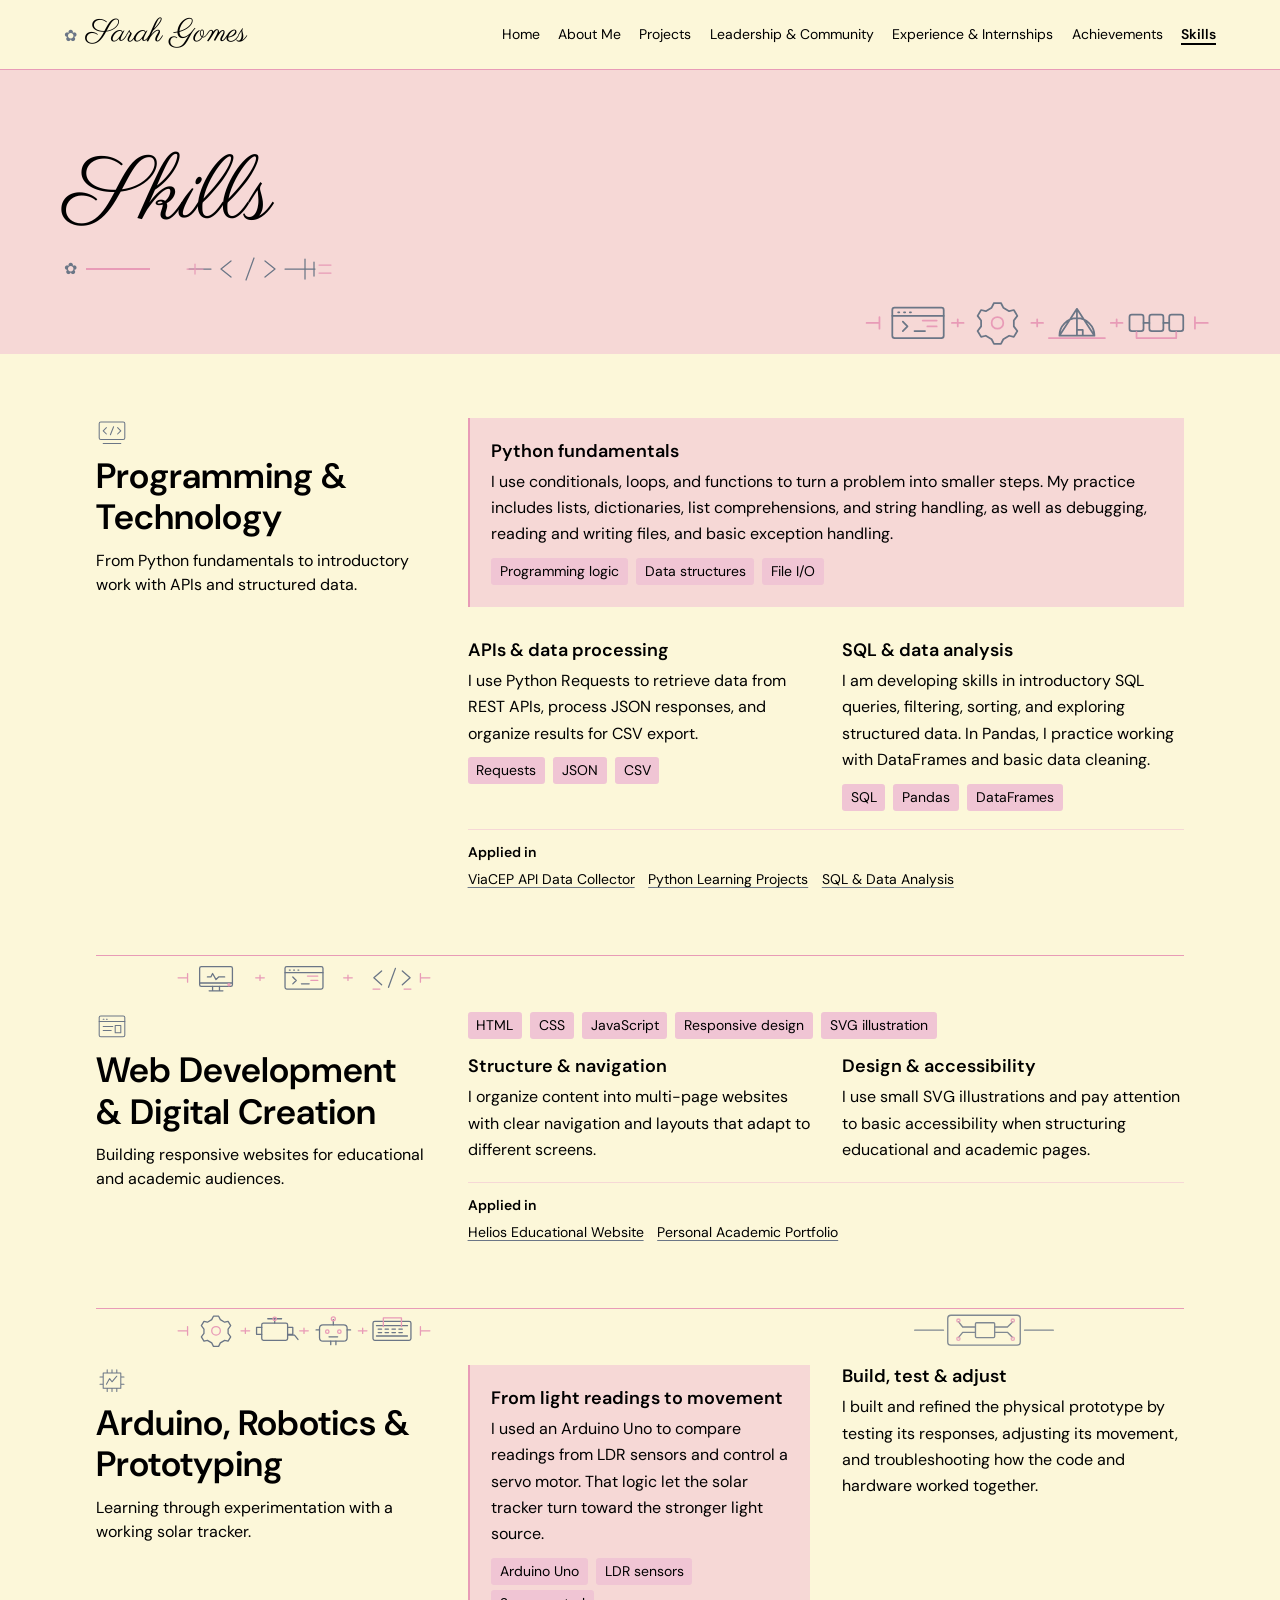
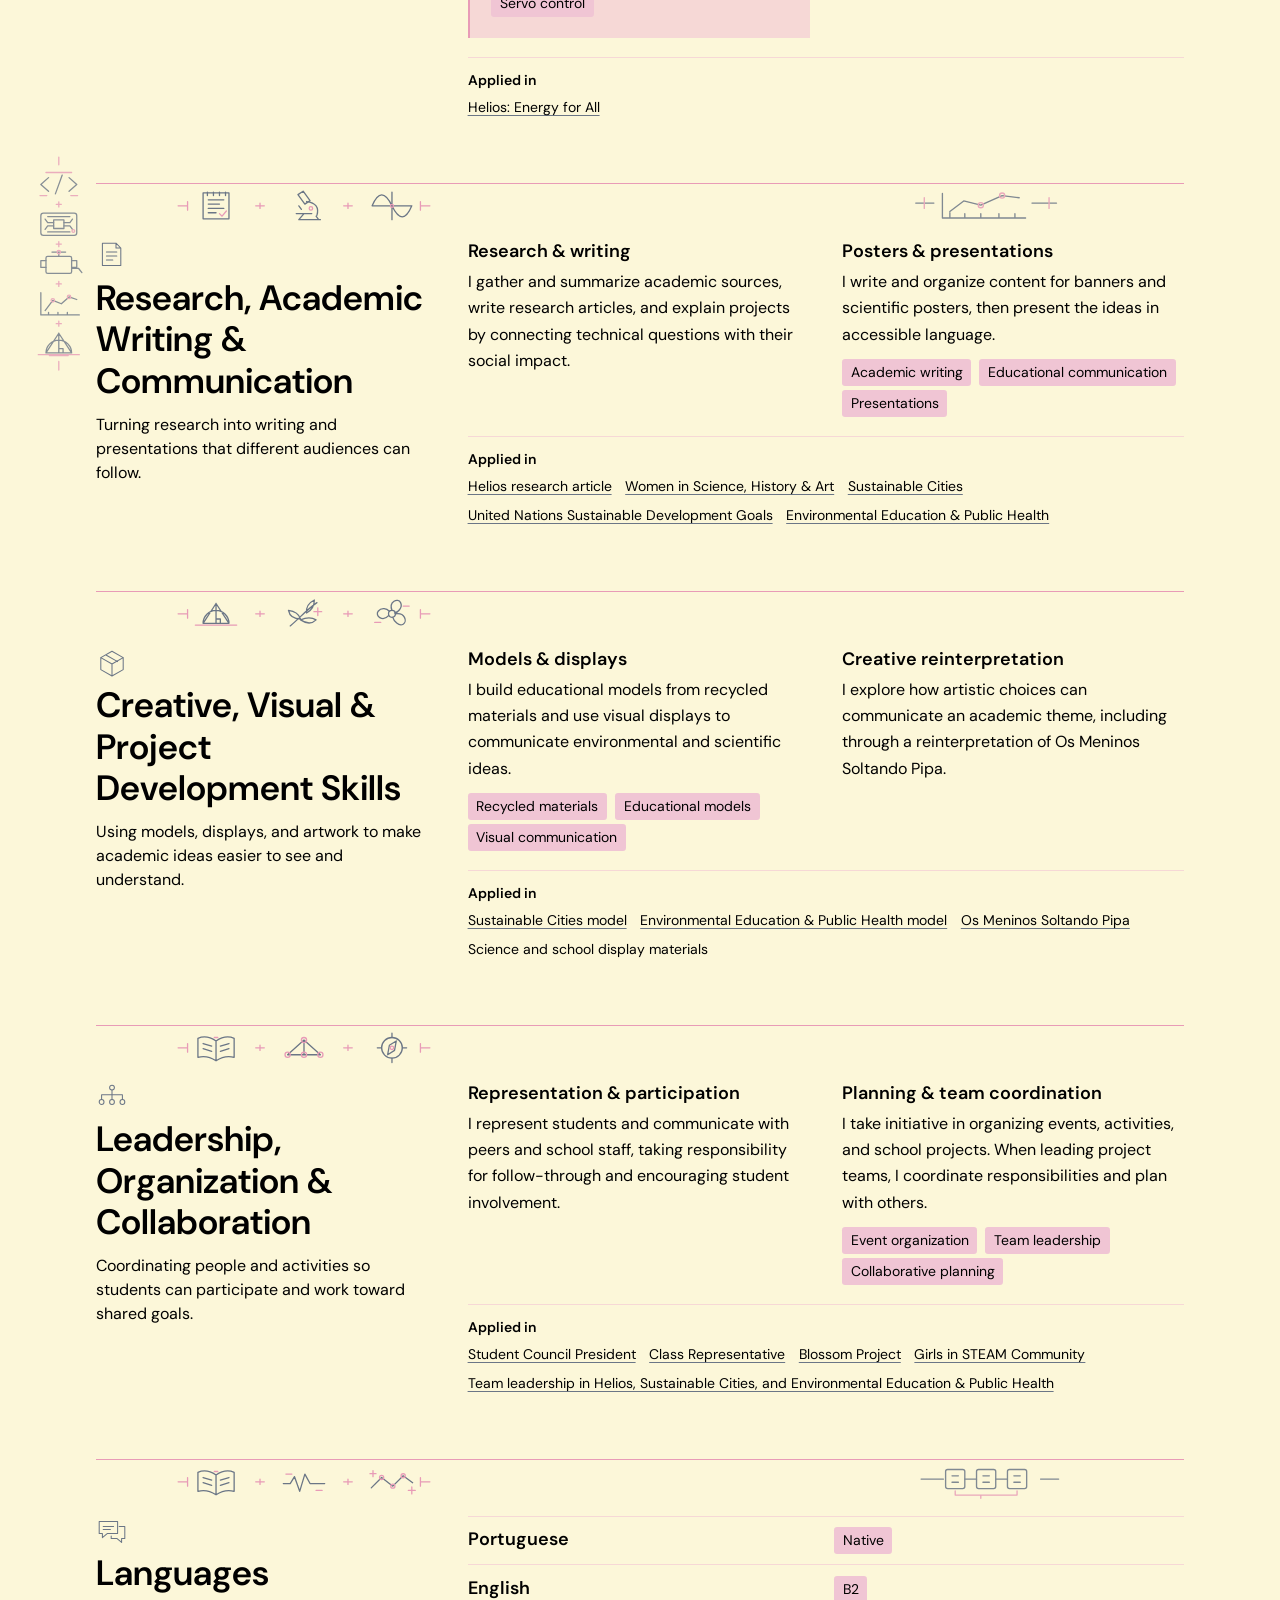
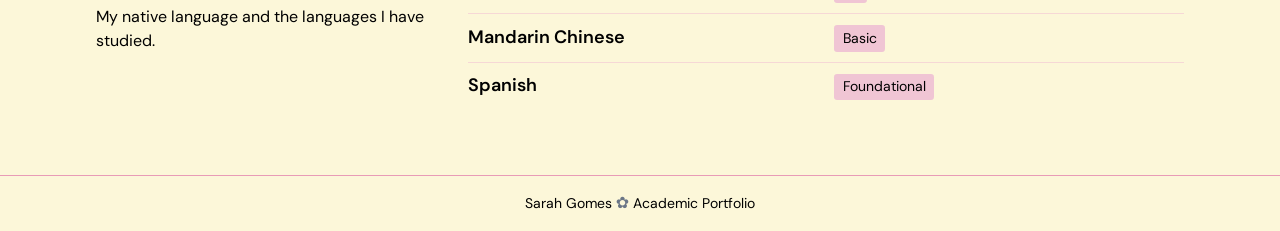
<file: skills.html>
<!doctype html>
<html lang="en">
<head>
  <meta charset="utf-8">
  <meta name="viewport" content="width=device-width, initial-scale=1">
  <title>Skills | Sarah Gomes</title>
  <link rel="stylesheet" href="https://fonts.googleapis.com/css2?family=DM+Sans:wght@400;500;600&amp;family=Parisienne&amp;display=swap">
  <link rel="stylesheet" href="css/styles.css">
</head>
<body>
  <a class="skip-link" href="#main">Skip to content</a>
  <header class="site-header">
    <div class="header-inner">
      <span class="wordmark"><span aria-hidden="true">✿</span> Sarah Gomes</span>
      <nav aria-label="Main navigation">
        <ul class="nav-list">
          <li><a href="index.html">Home</a></li>
          <li><a href="about.html">About Me</a></li>
          <li><a href="projects.html">Projects</a></li>
          <li><a href="leadership-community.html">Leadership &amp; Community</a></li>
          <li><a href="experience.html">Experience &amp; Internships</a></li>
          <li><a href="achievements.html">Achievements</a></li>
          <li><a href="skills.html" aria-current="page">Skills</a></li>
        </ul>
      </nav>
    </div>
  </header>

  <main id="main" class="portfolio-page" aria-labelledby="page-title">
    <div class="page-heading">
      <h1 id="page-title">Skills</h1>
      <div class="floral-divider" aria-hidden="true">✿
        <svg class="notebook-illustration notebook-illustration--divider" viewBox="0 0 180 36" aria-hidden="true" focusable="false">
          <path d="m66 10-10 8 10 8m34-16 10 8-10 8m-11-19-8 22m-57-11h22m74 0h30m-10-10v20m9-17v14"/><path class="notebook-ink-accent" d="M30 13v10m-8-5h16m116-4h12m-12 8h12"/>
        </svg>
      </div>
      <svg class="notebook-illustration notebook-plate notebook-plate--masthead" viewBox="0 0 300 46" aria-hidden="true" focusable="false">
        <g transform="translate(48 23)"><rect x="-22" y="-13" width="44" height="26" rx="2"/><path d="M-22-6h44m-39-3h1m4 0h1m4 0h1m-7 8 4 4-4 4m10 0h9"/><path class="notebook-ink-accent" d="M4-2h12m-8 5h8"/></g>
        <g transform="translate(116 23)"><path d="m-5-13 2-4h6l2 4 5 3 4-1 3 5-3 4v5l3 4-3 5-4-1-5 3-2 4h-6l-2-4-5-3-4 1-3-5 3-4v-5l-3-4 3-5 4 1z"/><circle class="notebook-ink-accent" r="5"/></g>
        <g transform="translate(184 23)"><path d="m-15 11 15-23 15 23zM0-12v23m0-5h5v5M-15 11a15 15 0 1 1 30 0"/><path class="notebook-ink-accent" d="M-24 13h48"/></g>
        <g transform="translate(252 23)"><rect x="-23" y="-7" width="12" height="14" rx="2"/><rect x="-6" y="-7" width="12" height="14" rx="2"/><rect x="11" y="-7" width="12" height="14" rx="2"/><path d="M-11 0h5m12 0h5"/><path class="notebook-ink-accent" d="M-17 8v5h34V8"/></g>
        <path class="notebook-ink-accent" d="M4 23h11m270 0h11M15 18v10m270-10v10"/><path class="notebook-ink-accent" d="M77 23h10m-5-3v6"/><path class="notebook-ink-accent" d="M145 23h10m-5-3v6"/><path class="notebook-ink-accent" d="M213 23h10m-5-3v6"/>
      </svg>
    </div>
    <div class="skills-directory">
      <section class="skills-group" aria-labelledby="programming-skills">
        <div class="skills-group-heading">
          <svg viewBox="0 0 40 36" aria-hidden="true" focusable="false">
            <rect x="4" y="5" width="32" height="22" rx="2"/><path d="m13 12-4 4 4 4m14-8 4 4-4 4m-5-9-4 10m-9 11h22"/>
          </svg>
          <h2 id="programming-skills">Programming &amp; Technology</h2>
          <p class="skills-intro">From Python fundamentals to introductory work with APIs and structured data.</p>
        </div>
        <div class="skills-content">
          <div class="skills-topics">
            <div class="skills-topic skills-topic--lead skills-topic--wide">
              <h3>Python fundamentals</h3>
              <p>I use conditionals, loops, and functions to turn a problem into smaller steps. My practice includes lists, dictionaries, list comprehensions, and string handling, as well as debugging, reading and writing files, and basic exception handling.</p>
              <ul class="skills-tags" aria-label="Related skills">
                <li>Programming logic</li>
                <li>Data structures</li>
                <li>File I/O</li>
              </ul>
            </div>
            <div class="skills-topic">
              <h3>APIs &amp; data processing</h3>
              <p>I use Python Requests to retrieve data from REST APIs, process JSON responses, and organize results for CSV export.</p>
              <ul class="skills-tags" aria-label="Related skills">
                <li>Requests</li>
                <li>JSON</li>
                <li>CSV</li>
              </ul>
            </div>
            <div class="skills-topic">
              <h3>SQL &amp; data analysis</h3>
              <p>I am developing skills in introductory SQL queries, filtering, sorting, and exploring structured data. In Pandas, I practice working with DataFrames and basic data cleaning.</p>
              <ul class="skills-tags" aria-label="Related skills">
                <li>SQL</li>
                <li>Pandas</li>
                <li>DataFrames</li>
              </ul>
            </div>
          </div>
          <div class="skills-application">
            <h3>Applied in</h3>
            <ul>
              <li><a href="projects.html#technology-projects">ViaCEP API Data Collector</a></li>
              <li><a href="projects.html#technology-projects">Python Learning Projects</a></li>
              <li><a href="projects.html#technology-projects">SQL &amp; Data Analysis</a></li>
            </ul>
          </div>
        </div>
      </section>

      <section class="skills-group" aria-labelledby="web-development">
        <div class="skills-group-heading">
          <svg viewBox="0 0 40 36" aria-hidden="true" focusable="false">
            <rect x="4" y="5" width="32" height="26" rx="2"/><path d="M4 12h32M9 9h1m3 0h1m-5 9h12m-12 5h10m5-6h7v9h-7z"/>
          </svg>
          <h2 id="web-development">Web Development &amp; Digital Creation</h2>
          <p class="skills-intro">Building responsive websites for educational and academic audiences.</p>
        </div>
        <div class="skills-content">
          <ul class="skills-tags" aria-label="Related skills">
            <li>HTML</li>
            <li>CSS</li>
            <li>JavaScript</li>
            <li>Responsive design</li>
            <li>SVG illustration</li>
          </ul>
          <div class="skills-topics">
            <div class="skills-topic">
              <h3>Structure &amp; navigation</h3>
              <p>I organize content into multi-page websites with clear navigation and layouts that adapt to different screens.</p>
            </div>
            <div class="skills-topic">
              <h3>Design &amp; accessibility</h3>
              <p>I use small SVG illustrations and pay attention to basic accessibility when structuring educational and academic pages.</p>
            </div>
          </div>
          <div class="skills-application">
            <h3>Applied in</h3>
            <ul>
              <li><a href="projects.html#technology-projects">Helios Educational Website</a></li>
              <li><a href="projects.html#technology-projects">Personal Academic Portfolio</a></li>
            </ul>
          </div>
        </div>
        <svg class="notebook-illustration notebook-plate notebook-plate--near-top" viewBox="0 0 300 46" aria-hidden="true" focusable="false">
          <g transform="translate(48 23)"><rect x="-19" y="-13" width="38" height="23" rx="2"/><path d="M-19 6h38m-23 4v5m8-5v5m-12 0H8m-18-16h4l2-4 4 7 3-3h7"/><circle class="notebook-ink-accent" cx="15" cy="8" r="1.2"/></g>
          <g transform="translate(150 23)"><rect x="-22" y="-13" width="44" height="26" rx="2"/><path d="M-22-6h44m-39-3h1m4 0h1m4 0h1m-7 8 4 4-4 4m10 0h9"/><path class="notebook-ink-accent" d="M4-2h12m-8 5h8"/></g>
          <g transform="translate(252 23)"><path d="m-12-8-9 8 9 8m24-16 9 8-9 8m-8-19-8 22"/><path class="notebook-ink-accent" d="M-22 13h8m28 0h8"/></g>
          <path class="notebook-ink-accent" d="M4 23h11m270 0h11M15 18v10m270-10v10"/><path class="notebook-ink-accent" d="M94 23h10m-5-3v6"/><path class="notebook-ink-accent" d="M196 23h10m-5-3v6"/>
        </svg>
      </section>

      <section class="skills-group" aria-labelledby="arduino-robotics">
        <svg class="notebook-illustration notebook-illustration--top" viewBox="0 0 180 36" aria-hidden="true" focusable="false">
          <rect x="56" y="4" width="68" height="28" rx="3"/><rect x="82" y="11" width="18" height="14" rx="1"/><path d="M82 15H70l-4-5m16 10H70l-4 5m34-10h12l5-5m-17 10h12l5 5m-92-7h27m76 0h27"/><g class="notebook-ink-accent"><circle cx="66" cy="9" r="1.5"/><circle cx="66" cy="26" r="1.5"/><circle cx="117" cy="9" r="1.5"/><circle cx="117" cy="26" r="1.5"/></g>
        </svg>
        <div class="skills-group-heading">
          <svg viewBox="0 0 40 36" aria-hidden="true" focusable="false">
            <path d="M9 10h22v19H9zm5-4v4m6-4v4m6-4v4M14 29v4m6-4v4m6-4v4M5 15h4m-4 9h4m22-9h4m-4 9h4m-22 0 4-7 3 4 6-7"/>
          </svg>
          <h2 id="arduino-robotics">Arduino, Robotics &amp; Prototyping</h2>
          <p class="skills-intro">Learning through experimentation with a working solar tracker.</p>
        </div>
        <div class="skills-content">
          <div class="skills-topics">
            <div class="skills-topic skills-topic--lead">
              <h3>From light readings to movement</h3>
              <p>I used an Arduino Uno to compare readings from LDR sensors and control a servo motor. That logic let the solar tracker turn toward the stronger light source.</p>
              <ul class="skills-tags" aria-label="Related skills">
                <li>Arduino Uno</li>
                <li>LDR sensors</li>
                <li>Servo control</li>
              </ul>
            </div>
            <div class="skills-topic">
              <h3>Build, test &amp; adjust</h3>
              <p>I built and refined the physical prototype by testing its responses, adjusting its movement, and troubleshooting how the code and hardware worked together.</p>
            </div>
          </div>
          <div class="skills-application">
            <h3>Applied in</h3>
            <ul>
              <li><a href="projects.html#helios">Helios: Energy for All</a></li>
            </ul>
          </div>
        </div>
        <svg class="notebook-illustration notebook-plate notebook-plate--near-top" viewBox="0 0 300 46" aria-hidden="true" focusable="false">
          <g transform="translate(48 23)"><path d="m-5-13 2-4h6l2 4 5 3 4-1 3 5-3 4v5l3 4-3 5-4-1-5 3-2 4h-6l-2-4-5-3-4 1-3-5 3-4v-5l-3-4 3-5 4 1z"/><circle class="notebook-ink-accent" r="5"/></g>
          <g transform="translate(116 23)"><rect x="-15" y="-9" width="30" height="20" rx="2"/><path d="M-15-4h-6v8h6m30-8h6v8h-6M0-9v-5m-8 0H8m7 19h8l4 5"/><circle class="notebook-ink-accent" cy="-14" r="2"/></g>
          <g transform="translate(184 23)"><rect x="-16" y="-7" width="32" height="19" rx="4"/><path d="M0-7v-6m-3 25v4m6-4v4m-19-17h-4m36 0h4m-25 8H5"/><g class="notebook-ink-accent"><circle cy="-14" r="2.3"/><circle cx="-7" cy="1" r="2"/><circle cx="7" cy="1" r="2"/></g></g>
          <g transform="translate(252 23)"><rect x="-22" y="-11" width="44" height="22" rx="2"/><path d="M-18-6h36m-36 12h36M-16-2h4m4 0h4m4 0h4m4 0h4m-28 4h4m4 0h4m4 0h4m4 0h4"/><path class="notebook-ink-accent" d="M-10-5v-10h21v10"/></g>
          <path class="notebook-ink-accent" d="M4 23h11m270 0h11M15 18v10m270-10v10"/><path class="notebook-ink-accent" d="M77 23h10m-5-3v6"/><path class="notebook-ink-accent" d="M145 23h10m-5-3v6"/><path class="notebook-ink-accent" d="M213 23h10m-5-3v6"/>
        </svg>
      </section>

      <section class="skills-group" aria-labelledby="research-communication">
        <svg class="notebook-illustration notebook-illustration--top" viewBox="0 0 180 36" aria-hidden="true" focusable="false">
          <path d="M51 7v23h78m-71-6 13-10 16 4 20-9 16 2m-65 14v5m14-4v4m15-4v4m17-4v4m15-4v4m16-14h23m-132 0h17"/><g class="notebook-ink-accent"><circle cx="87" cy="18" r="2.4"/><circle cx="107" cy="9" r="2.4"/><path d="M34 11v10m117-10v10"/></g>
        </svg>
        <div class="skills-group-heading">
          <svg viewBox="0 0 40 36" aria-hidden="true" focusable="false">
            <path d="M8 4h17l6 6v22H8zm17 0v6h6M13 15h13m-13 5h13m-13 5h8"/>
          </svg>
          <h2 id="research-communication">Research, Academic Writing &amp; Communication</h2>
          <p class="skills-intro">Turning research into writing and presentations that different audiences can follow.</p>
        </div>
        <div class="skills-content">
          <div class="skills-topics">
            <div class="skills-topic">
              <h3>Research &amp; writing</h3>
              <p>I gather and summarize academic sources, write research articles, and explain projects by connecting technical questions with their social impact.</p>
            </div>
            <div class="skills-topic">
              <h3>Posters &amp; presentations</h3>
              <p>I write and organize content for banners and scientific posters, then present the ideas in accessible language.</p>
              <ul class="skills-tags" aria-label="Related skills">
                <li>Academic writing</li>
                <li>Educational communication</li>
                <li>Presentations</li>
              </ul>
            </div>
          </div>
          <div class="skills-application">
            <h3>Applied in</h3>
            <ul>
              <li><a href="projects.html#helios">Helios research article</a></li>
              <li><a href="projects.html#scientific-projects">Women in Science, History &amp; Art</a></li>
              <li><a href="projects.html#scientific-projects">Sustainable Cities</a></li>
              <li><a href="projects.html#scientific-projects">United Nations Sustainable Development Goals</a></li>
              <li><a href="projects.html#scientific-projects">Environmental Education &amp; Public Health</a></li>
            </ul>
          </div>
        </div>
        <svg class="notebook-illustration notebook-plate notebook-plate--near-top" viewBox="0 0 300 46" aria-hidden="true" focusable="false">
          <g transform="translate(48 23)"><path d="M-15-15h30v30h-30zm5-1v4m7-4v4m7-4v4m7-4v4m-20 5h18m-18 5h13m-13 5h18m-18 5H0"/><path class="notebook-ink-accent" d="m4 9 3 3 5-6"/></g>
          <g transform="translate(150 23)"><path d="m-7-13 6-4 8 11-6 4zm10 8q16 2 12 16m-24-2H9m-9 0-6 7h25m-5-4 3 4m-20-12-3-4"/><circle class="notebook-ink-accent" cx="8" cy="3" r="2"/></g>
          <g transform="translate(252 23)"><path d="M-23 0h46m-46 0c7-17 15-17 23 0s16 17 23 0m-23-16v32"/><circle class="notebook-ink-accent" r="1.8"/></g>
          <path class="notebook-ink-accent" d="M4 23h11m270 0h11M15 18v10m270-10v10"/><path class="notebook-ink-accent" d="M94 23h10m-5-3v6"/><path class="notebook-ink-accent" d="M196 23h10m-5-3v6"/>
        </svg>
      </section>

      <section class="skills-group" aria-labelledby="creative-project-development">
        <div class="skills-group-heading">
          <svg viewBox="0 0 40 36" aria-hidden="true" focusable="false">
            <path d="m20 4 14 8v15l-14 8-14-8V12zm-14 8 14 8 14-8M20 20v15m-7-26 14 8"/>
          </svg>
          <h2 id="creative-project-development">Creative, Visual &amp; Project Development Skills</h2>
          <p class="skills-intro">Using models, displays, and artwork to make academic ideas easier to see and understand.</p>
        </div>
        <div class="skills-content">
          <div class="skills-topics">
            <div class="skills-topic">
              <h3>Models &amp; displays</h3>
              <p>I build educational models from recycled materials and use visual displays to communicate environmental and scientific ideas.</p>
              <ul class="skills-tags" aria-label="Related skills">
                <li>Recycled materials</li>
                <li>Educational models</li>
                <li>Visual communication</li>
              </ul>
            </div>
            <div class="skills-topic">
              <h3>Creative reinterpretation</h3>
              <p>I explore how artistic choices can communicate an academic theme, including through a reinterpretation of <span lang="pt-BR">Os Meninos Soltando Pipa</span>.</p>
            </div>
          </div>
          <div class="skills-application">
            <h3>Applied in</h3>
            <ul>
              <li><a href="projects.html#scientific-projects">Sustainable Cities model</a></li>
              <li><a href="projects.html#scientific-projects">Environmental Education &amp; Public Health model</a></li>
              <li lang="pt-BR"><a href="projects.html#scientific-projects">Os Meninos Soltando Pipa</a></li>
              <li>Science and school display materials</li>
            </ul>
          </div>
        </div>
        <svg class="notebook-illustration notebook-plate notebook-plate--near-top" viewBox="0 0 300 46" aria-hidden="true" focusable="false">
          <g transform="translate(48 23)"><path d="m-15 11 15-23 15 23zM0-12v23m0-5h5v5M-15 11a15 15 0 1 1 30 0"/><path class="notebook-ink-accent" d="M-24 13h48"/></g>
          <g transform="translate(150 23)"><path d="M-16 14C-5 5 2-4 15-13M-4 6c-9 0-13-5-14-10 8 1 12 4 14 10Zm7-7c-1-8 3-12 9-15 0 6-3 12-9 15ZM-4 7C3 4 9 4 14 7 9 12 2 11-4 7Z"/><path class="notebook-ink-accent" d="M16-7v9m-4.5-4.5h9"/></g>
          <g transform="translate(252 23)"><circle r="4"/><path d="M0-4c-4-10 7-15 10-9s-4 12-7 12m1 1c11-2 14 9 9 12S2 8 1 4m-5-2c-7 8-16 0-12-5s10-3 13 0"/><path class="notebook-ink-accent" d="M-20 10h7m26-19h7"/></g>
          <path class="notebook-ink-accent" d="M4 23h11m270 0h11M15 18v10m270-10v10"/><path class="notebook-ink-accent" d="M94 23h10m-5-3v6"/><path class="notebook-ink-accent" d="M196 23h10m-5-3v6"/>
        </svg>
      </section>

      <section class="skills-group" aria-labelledby="leadership-collaboration">
        <div class="skills-group-heading">
          <svg viewBox="0 0 40 36" aria-hidden="true" focusable="false">
            <circle cx="20" cy="7" r="3"/><circle cx="7" cy="25" r="3"/><circle cx="20" cy="25" r="3"/><circle cx="33" cy="25" r="3"/><path d="M20 10v12m-13 0v-6h26v6"/>
          </svg>
          <h2 id="leadership-collaboration">Leadership, Organization &amp; Collaboration</h2>
          <p class="skills-intro">Coordinating people and activities so students can participate and work toward shared goals.</p>
        </div>
        <div class="skills-content">
          <div class="skills-topics">
            <div class="skills-topic">
              <h3>Representation &amp; participation</h3>
              <p>I represent students and communicate with peers and school staff, taking responsibility for follow-through and encouraging student involvement.</p>
            </div>
            <div class="skills-topic">
              <h3>Planning &amp; team coordination</h3>
              <p>I take initiative in organizing events, activities, and school projects. When leading project teams, I coordinate responsibilities and plan with others.</p>
              <ul class="skills-tags" aria-label="Related skills">
                <li>Event organization</li>
                <li>Team leadership</li>
                <li>Collaborative planning</li>
              </ul>
            </div>
          </div>
          <div class="skills-application">
            <h3>Applied in</h3>
            <ul>
              <li><a href="leadership-community.html#president-title">Student Council President</a></li>
              <li><a href="leadership-community.html#representative-title">Class Representative</a></li>
              <li><a href="leadership-community.html#blossom-title">Blossom Project</a></li>
              <li><a href="leadership-community.html#steam-title">Girls in STEAM Community</a></li>
              <li><a href="leadership-community.html#scientific-action">Team leadership in Helios, Sustainable Cities, and Environmental Education &amp; Public Health</a></li>
            </ul>
          </div>
        </div>
        <svg class="notebook-illustration notebook-plate notebook-plate--near-top" viewBox="0 0 300 46" aria-hidden="true" focusable="false">
          <g transform="translate(48 23)"><path d="M0-8c-6-4-14-6-21-3v22c7-2 15 0 21 4 6-4 14-6 21-4v-22c-7-3-15-1-21 3zm0 0v23m-15-20 10 3m-10 3 10 3m20-9L5-2m10 3-10 3"/><path class="notebook-ink-accent" d="M-2-12h4"/></g>
          <g transform="translate(150 23)"><path d="M-19 8 0-9 19 8M0-9V8m-19 0h38"/><g class="notebook-ink-accent"><circle cx="-19" cy="8" r="3"/><circle cy="-9" r="3"/><circle cy="8" r="3"/><circle cx="19" cy="8" r="3"/></g></g>
          <g transform="translate(252 23)"><circle r="12"/><path d="m5-8-2 11-8 5 2-11zm0 0-8 5m-9 3h-5m29 0h5M0-12v-5m0 29v5"/><circle class="notebook-ink-accent" r="2"/></g>
          <path class="notebook-ink-accent" d="M4 23h11m270 0h11M15 18v10m270-10v10"/><path class="notebook-ink-accent" d="M94 23h10m-5-3v6"/><path class="notebook-ink-accent" d="M196 23h10m-5-3v6"/>
        </svg>
      </section>

      <section class="skills-group" aria-labelledby="languages">
        <svg class="notebook-illustration notebook-illustration--top" viewBox="0 0 180 36" aria-hidden="true" focusable="false">
          <rect x="54" y="7" width="18" height="18" rx="2"/><rect x="83" y="7" width="18" height="18" rx="2"/><rect x="112" y="7" width="18" height="18" rx="2"/><path d="M72 16h11m18 0h11m-52-3h6m-6 6h6m23-6h6m-6 6h6m23-6h6m-6 6h6m-93-3h21m91 0h17"/><path class="notebook-ink-accent" d="M63 27v4h58v-4m-34 4v3"/>
        </svg>
        <div class="skills-group-heading">
          <svg viewBox="0 0 40 36" aria-hidden="true" focusable="false">
            <path d="M4 7h23v15H14l-6 5v-5H4zm25 6h7v15h-4v5l-6-5h-7v-3M9 13h13m-13 4h9"/>
          </svg>
          <h2 id="languages">Languages</h2>
          <p class="skills-intro">My native language and the languages I have studied.</p>
        </div>
        <div class="skills-content">
          <dl class="skills-languages">
            <div>
              <dt>Portuguese</dt>
              <dd><span class="skills-language-level">Native</span></dd>
            </div>
            <div>
              <dt>English</dt>
              <dd><span class="skills-language-level">B2</span></dd>
            </div>
            <div>
              <dt>Mandarin Chinese</dt>
              <dd><span class="skills-language-level">Basic</span></dd>
            </div>
            <div>
              <dt>Spanish</dt>
              <dd><span class="skills-language-level">Foundational</span></dd>
            </div>
          </dl>
        </div>
        <svg class="notebook-illustration notebook-plate notebook-plate--near-top" viewBox="0 0 300 46" aria-hidden="true" focusable="false">
          <g transform="translate(48 23)"><path d="M0-8c-6-4-14-6-21-3v22c7-2 15 0 21 4 6-4 14-6 21-4v-22c-7-3-15-1-21 3zm0 0v23m-15-20 10 3m-10 3 10 3m20-9L5-2m10 3-10 3"/><path class="notebook-ink-accent" d="M-2-12h4"/></g>
          <g transform="translate(150 23)"><path d="M-24 2h8l5-8 6 17 6-20 6 11h17"/><path class="notebook-ink-accent" d="M-21-9h7m28 19h7"/></g>
          <g transform="translate(252 23)"><path d="m-24 7 12-12L1 5l12-12 11 8"/><g class="notebook-ink-accent"><circle cx="-12" cy="-5" r="2.4"/><circle cx="1" cy="5" r="2.4"/><circle cx="13" cy="-7" r="2.4"/><path d="M-22-13v7m-3.5-3.5h7M23 6v8m-4-4h8"/></g></g>
          <path class="notebook-ink-accent" d="M4 23h11m270 0h11M15 18v10m270-10v10"/><path class="notebook-ink-accent" d="M94 23h10m-5-3v6"/><path class="notebook-ink-accent" d="M196 23h10m-5-3v6"/>
        </svg>
      </section>
      <svg class="notebook-illustration notebook-plate notebook-plate--margin" viewBox="0 0 58 260" aria-hidden="true" focusable="false">
        <g transform="translate(29 37)"><path d="m-12-8-9 8 9 8m24-16 9 8-9 8m-8-19-8 22"/><path class="notebook-ink-accent" d="M-22 13h8m28 0h8"/></g>
        <g transform="translate(29 83.5)"><rect x="-21" y="-13" width="42" height="26" rx="3"/><rect x="-6" y="-5" width="12" height="10"/><path d="M-6-2h-7l-3-4m10 8h-7l-3 4M6-2h7l3-4M6 2h7l3 4m-29-15h26m-26 18h26"/><circle class="notebook-ink-accent" cx="17" cy="8" r="1.6"/></g>
        <g transform="translate(29 130)"><rect x="-15" y="-9" width="30" height="20" rx="2"/><path d="M-15-4h-6v8h6m30-8h6v8h-6M0-9v-5m-8 0H8m7 19h8l4 5"/><circle class="notebook-ink-accent" cy="-14" r="2"/></g>
        <g transform="translate(29 176.5)"><path d="M-21-13v26h45m-40-5 9-12 10 4 9-8 9 3m-33 15v3m11-3v3m11-3v3"/><g class="notebook-ink-accent"><circle cx="-7" cy="-4" r="2"/><circle cx="12" cy="-8" r="2"/></g></g>
        <g transform="translate(29 223)"><path d="m-15 11 15-23 15 23zM0-12v23m0-5h5v5M-15 11a15 15 0 1 1 30 0"/><path class="notebook-ink-accent" d="M-24 13h48"/></g>
        <path class="notebook-ink-accent" d="M29 5v9m0 230v10M14 23h30m-26 214h22"/><path class="notebook-ink-accent" d="M29 57.25v6m-3-3h6"/><path class="notebook-ink-accent" d="M29 103.75v6m-3-3h6"/><path class="notebook-ink-accent" d="M29 150.25v6m-3-3h6"/><path class="notebook-ink-accent" d="M29 196.75v6m-3-3h6"/>
      </svg>
    </div>
  </main>

  <footer class="site-footer">
    <p>Sarah Gomes <span aria-hidden="true">✿</span> Academic Portfolio</p>
  </footer>
</body>
</html>
</file>
<file: css/styles.css>
:root {
  --cream: #FCF7D9;
  --blush: #F6D8D6;
  --pink: #F0C5D4;
  --deep-pink: #E89BB7;
  --slate: #6B7686;
  --body-font: "DM Sans", system-ui, sans-serif;
  --display-font: "Parisienne", Georgia, serif;
  --gutter: clamp(1.25rem, 5vw, 5rem);
  --content-width: 84rem;
}

* {
  box-sizing: border-box;
}

body {
  margin: 0;
  background: var(--cream);
  color: black;
  font: 400 1rem/1.65 var(--body-font);
}

a {
  color: inherit;
}

button {
  font: inherit;
}

a:focus-visible {
  outline: 2px solid currentColor;
  outline-offset: 4px;
}

.skip-link {
  position: absolute;
  inset-block-start: 0.75rem;
  inset-inline-start: 0.75rem;
  z-index: 1;
  padding: 0.4rem 0.75rem;
  background: var(--cream);
}

.skip-link:not(:focus) {
  clip-path: inset(50%);
}

.site-header {
  background: var(--cream);
  border-bottom: 1px solid var(--deep-pink);
}

.header-inner {
  display: flex;
  flex-wrap: wrap;
  align-items: center;
  justify-content: space-between;
  gap: 0.75rem 2rem;
  max-width: var(--content-width);
  margin-inline: auto;
  padding: 1rem var(--gutter);
}

.wordmark {
  font: 400 2rem/1.15 var(--display-font);
}

.wordmark span,
.site-footer span {
  color: var(--slate);
  font: 1rem var(--body-font);
}

.nav-list {
  display: flex;
  flex-wrap: wrap;
  align-items: center;
  gap: 0.4rem 1.15rem;
  margin: 0;
  padding: 0;
  list-style: none;
  font-size: 0.875rem;
}

.nav-list [aria-current="page"] {
  font-weight: 600;
  text-decoration-thickness: 2px;
  text-underline-offset: 0.3em;
}

.nav-list a:not([aria-current]):not(:hover) {
  text-decoration: none;
}

.hero,
.interests {
  display: grid;
  max-width: var(--content-width);
  margin-inline: auto;
}

.hero {
  background: var(--blush);
}

.hero-copy {
  align-self: center;
  min-width: 0;
  padding: clamp(2.5rem, 5vw, 4.75rem) var(--gutter);
}

.eyebrow {
  margin: 0 0 1.25rem;
  font-size: 0.875rem;
  font-weight: 600;
  letter-spacing: 0.14em;
  text-transform: uppercase;
}

h1,
h2 {
  margin: 0;
  font-family: var(--display-font);
  font-weight: 400;
  line-height: 1.12;
}

h1 {
  font-size: clamp(3.3rem, 7.7vw, 8rem);
}

.floral-divider {
  display: flex;
  align-items: center;
  gap: 0.55rem;
  margin-block: 0.9rem 1.25rem;
  color: var(--slate);
  line-height: 1;
}

.floral-divider::after {
  width: 4rem;
  height: 2px;
  background: var(--deep-pink);
  content: "";
}

.introduction {
  max-width: 52ch;
  margin: 0;
  font-size: clamp(1rem, 1.5vw, 1.2rem);
  line-height: 1.52;
}

.introduction + .introduction {
  margin-block-start: 0.65rem;
}

.portrait-panel {
  display: grid;
  place-items: center;
  padding: clamp(2rem, 5vw, 4rem) var(--gutter);
  background: var(--slate);
}

.portrait-frame {
  width: min(100%, 19rem);
  margin: 0;
  padding: 0.65rem;
  background: var(--cream);
  border: 1px solid var(--pink);
  box-shadow: 0.35rem 0.35rem 0 var(--deep-pink);
}

.portrait-placeholder,
.portrait-frame img {
  width: 100%;
  aspect-ratio: 4 / 5;
}

.portrait-frame img {
  display: block;
  object-fit: cover;
}

.home-page .portrait-frame img {
  height: auto;
  aspect-ratio: auto;
  object-fit: contain;
}

.portrait-placeholder {
  display: grid;
  place-items: center;
  background: var(--pink);
  border: 1px dashed var(--slate);
  color: var(--slate);
  font-size: 3rem;
}

.portrait-frame figcaption {
  padding-block-start: 0.45rem;
  text-align: center;
  font-size: 0.875rem;
}

.interest {
  padding: 2rem var(--gutter) 2.5rem;
  background: var(--cream);
  border-top: 1px solid var(--deep-pink);
}

.interest:nth-child(even) {
  background: var(--pink);
}

.interest h2 {
  font-size: clamp(2rem, 4vw, 3.15rem);
}

.interest p {
  max-width: 42ch;
  margin: 0.65rem 0 0;
}

.home-page .notebook-mark {
  fill: none;
  stroke: currentColor;
  stroke-width: 1.35;
  stroke-linecap: round;
  stroke-linejoin: round;
  color: var(--slate);
  pointer-events: none;
}

.home-page .label-molecule {
  width: 2.18em;
  height: 1.42em;
  margin-inline-start: 0.3em;
  vertical-align: -0.28em;
  scale: 1.65;
  transform-origin: left center;
}

.home-page .notebook-node {
  fill: var(--deep-pink);
}

.home-page .divider-circuit {
  order: 1;
  width: clamp(5.6rem, 11vw, 6.6rem);
  height: clamp(1.95rem, 3.85vw, 2.3rem);
  margin-block: -0.65rem;
  margin-inline-start: -0.4rem;
}

.home-page .portrait-panel,
.home-page .interest {
  position: relative;
}

.home-page .portrait-panel {
  --portrait-gutter: clamp(2.25rem, 4vw, 3rem);
  padding: var(--portrait-gutter) 0;
}

.home-page .portrait-frame {
  width: 85%;
}

.home-page .portrait-sketch {
  position: absolute;
  width: min(clamp(7.1rem, 18vw, 10.6rem), calc((var(--portrait-gutter) - 0.5rem) * 4.1));
  aspect-ratio: 76 / 18.5;
  color: var(--cream);
}

.home-page .portrait-sketch--orbit {
  inset-block-start: 0.125rem;
  inset-inline-end: 0.8rem;
}

.home-page .portrait-sketch--solar {
  inset-block-end: 0.125rem;
  inset-inline-start: 0.8rem;
}

.home-page .interest {
  --margin-sketch-width: clamp(5.65rem, 12vw, 6.4rem);
}

.home-page .margin-sketch {
  position: absolute;
  inset-inline-end: 0.8rem;
  inset-block-end: 0;
  width: var(--margin-sketch-width);
  height: 2.5rem;
}

.home-page .interest::after {
  position: absolute;
  inset-inline-end: calc(var(--margin-sketch-width) + 1.1rem);
  inset-block-end: 0.5rem;
  width: 1.5rem;
  height: 1.5rem;
  background-image: radial-gradient(circle, var(--slate) 0.65px, transparent 0.85px);
  background-size: 0.5rem 0.5rem;
  opacity: 0.23;
  pointer-events: none;
  content: "";
}

.notebook-illustration {
  display: block;
  inline-size: min(calc(100% - 2rem), clamp(9rem, 22vw, 17rem));
  block-size: clamp(1.2rem, 3vw, 2.75rem);
  fill: none;
  stroke: var(--slate);
  stroke-width: 1.25;
  stroke-linecap: round;
  stroke-linejoin: round;
  pointer-events: none;
}

.notebook-ink-accent {
  stroke: var(--deep-pink);
}

.notebook-illustration--divider {
  order: 1;
  inline-size: clamp(7.5rem, 18vw, 12rem);
  block-size: 2.25rem;
  margin-block: -0.7rem;
}

main :has(> .notebook-illustration:is(.notebook-illustration--top, .notebook-illustration--bottom, .notebook-illustration--after)) {
  position: relative;
}

.notebook-illustration:is(.notebook-illustration--top, .notebook-illustration--bottom, .notebook-illustration--after) {
  position: absolute;
  inset-inline-end: min(var(--gutter), 8%);
  opacity: 0.85;
}

.notebook-illustration--top {
  inset-block-start: 0.125rem;
}

.notebook-illustration--bottom {
  inset-block-end: 0.125rem;
}

.notebook-illustration--after {
  inset-block-start: calc(100% + 0.25rem);
}

main :has(> .notebook-plate) {
  position: relative;
}

.notebook-plate {
  position: absolute;
  inset-inline-start: min(var(--gutter), 8%);
  inline-size: min(39%, clamp(8.25rem, 23vw, 18rem));
  block-size: clamp(1.25rem, 3.1vw, 2.8rem);
  stroke-width: 1.5;
}

.notebook-plate--masthead {
  inset-inline: auto min(var(--gutter), 8%);
  inset-block-end: 0.25rem;
  inline-size: min(55%, clamp(10rem, 28vw, 23rem));
  block-size: clamp(1.5rem, 4.2vw, 4.25rem);
}

.notebook-plate--near-top {
  inset-block-start: 0.125rem;
}

.notebook-plate--near-bottom {
  inset-block-end: 0.125rem;
}

.notebook-plate--between {
  inset-block-start: calc(100% + 0.25rem);
}

.notebook-plate--margin {
  display: none;
}

@media (min-width: 60rem) {
  .notebook-plate--margin {
    display: block;
    inset-inline-start: 0.15rem;
    inset-block-start: 50%;
    inline-size: max(1px, calc(var(--gutter) - 0.9rem));
    block-size: min(60%, 15rem);
    transform: translateY(-50%);
    opacity: 0.8;
  }
}

.site-footer {
  padding: 1rem var(--gutter);
  background: var(--cream);
  border-top: 1px solid var(--deep-pink);
  text-align: center;
  font-size: 0.875rem;
}

.site-footer p {
  margin: 0;
}

.portfolio-page {
  max-width: var(--content-width);
  margin-inline: auto;
}

.page-heading,
.page-copy {
  padding: clamp(2.5rem, 6vw, 5rem) var(--gutter);
  background: var(--blush);
}

.page-copy .page-heading {
  padding: 0;
}

.page-heading h1 {
  font-size: clamp(3rem, 7vw, 6.5rem);
}

.page-heading .floral-divider {
  margin-block-end: 0;
}

.page-copy h2 {
  margin-block-start: 1.5rem;
}

.page-copy > h2:first-child {
  margin-block-start: 0;
}

.portfolio-page h2 {
  font: 400 clamp(2rem, 4vw, 3.15rem)/1.12 var(--display-font);
}

.portfolio-page p {
  max-width: 50ch;
  margin: 0.65rem 0 0;
}

.page-split,
.project-gallery,
.certificate-gallery {
  display: grid;
}

.page-split > * {
  min-width: 0;
}

.initiative .page-copy,
.page-note {
  background: var(--pink);
}

.page-note,
.project-gallery,
.certificate-gallery {
  padding: clamp(1.5rem, 4vw, 3.5rem) var(--gutter);
}

.leadership-section-heading,
.leadership-action-group {
  padding: clamp(1.5rem, 4vw, 3.5rem) var(--gutter);
}

.leadership-positions {
  --leadership-role-gap: clamp(1.5rem, 4.2vw, 3rem);
  padding-block-end: var(--leadership-role-gap);
}

.leadership-positions > .leadership-role {
  margin-inline: var(--gutter);
  border-radius: 0.5rem;
  overflow: hidden;
}

.leadership-positions > .leadership-role + .leadership-role {
  margin-block-start: var(--leadership-role-gap);
}

.leadership-role > .page-copy {
  align-content: center;
  padding: clamp(1.4rem, 3vw, 2.5rem);
}

.leadership-role > .document-panel {
  padding: clamp(1rem, 2.5vw, 1.75rem);
}

.leadership-role h3,
.leadership-action-grid h4 {
  margin: 0;
  font: 600 1rem/1.3 var(--body-font);
}

.leadership-role h3 {
  font-size: clamp(1.25rem, 2.4vw, 1.65rem);
}

.leadership-role .leadership-years,
.leadership-action-grid .leadership-skill {
  margin-block-start: 0.25rem;
  font-size: 0.875rem;
  font-weight: 600;
}

.leadership-council-summary {
  width: min(100%, 30rem);
  justify-self: center;
  padding: clamp(1rem, 2vw, 1.4rem);
  background: var(--blush);
}

.leadership-council-summary > span {
  color: var(--slate);
}

.leadership-council-summary dl,
.leadership-council-summary dd {
  margin: 0;
}

.leadership-council-summary dl > div {
  display: flex;
  flex-wrap: wrap;
  align-items: baseline;
  justify-content: space-between;
  gap: 0.15rem 1rem;
  padding-block: 0.55rem;
  border-block-end: 1px solid var(--deep-pink);
}

.leadership-council-summary dd {
  font-weight: 600;
}

.leadership-action-grid {
  display: grid;
  gap: clamp(1.15rem, 3vw, 2.25rem);
}

.leadership-action-grid > li {
  min-width: 0;
  padding-block-start: 0.85rem;
  border-block-start: 1px solid var(--deep-pink);
}

.leadership-action .leadership-section-heading {
  background: var(--blush);
}

.leadership-action-group h3 {
  margin: 0 0 0.9rem;
  font: 400 clamp(1.8rem, 3.5vw, 2.75rem)/1.15 var(--display-font);
}

.leadership-action-group + .leadership-action-group {
  padding-block-start: 0;
}

.leadership-action-grid {
  margin: 0;
  padding: 0;
  list-style: none;
}

.leadership-action-grid .leadership-skill {
  display: block;
}

@media (min-width: 40rem) {
  .leadership-action-grid {
    grid-template-columns: repeat(2, minmax(0, 1fr));
  }
}

@media (min-width: 64rem) {
  .leadership-action-grid {
    grid-template-columns: repeat(3, minmax(0, 1fr));
  }
}

.project-gallery,
.certificate-gallery {
  gap: clamp(1rem, 3vw, 2rem);
}

.achievements-gallery {
  width: min(100%, 78rem);
  margin-inline: auto;
  padding: clamp(2rem, 4.5vw, 4rem) var(--gutter);
}

.achievement-category + .achievement-category {
  margin-block-start: clamp(4rem, 6vw, 5rem);
}

.achievement-card-grid {
  display: grid;
  grid-template-columns: minmax(0, 1fr);
  gap: clamp(2.5rem, 4.5vw, 3.5rem) clamp(2.25rem, 4vw, 3rem);
}

.achievement-card {
  display: flex;
  flex-direction: column;
  min-width: 0;
  padding: 1rem;
  border: 1px solid var(--deep-pink);
  background: var(--cream);
}

.achievement-card-media {
  position: relative;
  display: grid;
  place-items: center;
  aspect-ratio: 4 / 3;
  border-block-start: 1px solid var(--slate);
  background: var(--blush);
}

.achievement-card-media > :is(img, a) {
  position: absolute;
  inset: 0;
}

.achievement-card-media img {
  display: block;
  width: 100%;
  height: 100%;
  object-fit: contain;
}

.achievement-card-media--clean {
  margin-inline: -0.5rem;
  border-block-start: 0;
  background: transparent;
}

.achievement-card-media--mandarin {
  aspect-ratio: 2500 / 1406;
}

.achievement-card-media--city-council {
  aspect-ratio: 7 / 6;
}

.achievement-card-media--city-council img {
  object-fit: cover;
  object-position: center 23%;
}

.achievement-photo-slot {
  display: grid;
  gap: 0.35rem;
  justify-items: center;
  padding: 0.75rem;
  text-align: center;
  font-size: 0.875rem;
}

.achievement-photo-slot > span[aria-hidden] {
  color: var(--slate);
  font-size: 1.4rem;
  line-height: 1;
}

.achievement-card-copy {
  display: flex;
  flex: 1;
  flex-direction: column;
  align-items: flex-start;
  padding-block-start: 1rem;
}

.achievement-card-copy h3 {
  margin: 0;
  font: 600 clamp(1rem, 1.75vw, 1.25rem)/1.35 var(--body-font);
}

.achievement-card-copy .achievement-description {
  margin: 0.5rem 0 1rem;
}

.achievement-card-copy .achievement-result {
  margin-block-start: auto;
  padding: 0.25rem 0.6rem;
  border-inline-start: 2px solid var(--slate);
  background: var(--pink);
  font-size: 0.875rem;
  font-weight: 600;
}

@media (min-width: 44rem) {
  .achievement-card-grid {
    grid-template-columns: repeat(2, minmax(0, 1fr));
    grid-auto-rows: 1fr;
  }
}

@media (min-width: 72rem) {
  .achievement-card-grid {
    grid-template-columns: repeat(3, minmax(0, 1fr));
  }
}

.project-card {
  min-width: 0;
  padding: clamp(0.75rem, 2vw, 1.5rem);
  border: 1px solid var(--deep-pink);
}

.project-card h2 {
  margin-block-start: 1rem;
}

.project-gallery .project-entry {
  display: grid;
  grid-template-areas: "copy" "media";
  align-items: start;
  gap: clamp(1rem, 3vw, 2.5rem);
  padding-block-start: clamp(1.25rem, 3vw, 2.25rem);
  border-block-start: 1px solid var(--deep-pink);
}

.project-gallery .project-category::after {
  display: block;
  width: 2.75rem;
  height: 2px;
  margin-block-start: 0.45rem;
  background: var(--deep-pink);
  content: "";
}

.project-copy {
  grid-area: copy;
  min-width: 0;
}

.project-gallery .project-copy p {
  max-width: 65ch;
}

.project-gallery .project-entry h3 {
  margin: 0;
  font: 600 clamp(1.25rem, 2.3vw, 1.65rem)/1.28 var(--body-font);
}

.project-gallery .project-entry--featured h3 {
  font-size: clamp(1.5rem, 2.8vw, 2.05rem);
}

.project-tags {
  display: flex;
  flex-wrap: wrap;
  gap: 0.4rem;
  margin: 0.75rem 0 0;
  padding: 0;
  list-style: none;
}

.project-tags li {
  padding: 0.15rem 0.65rem;
  border-radius: 0.25rem;
  background: var(--blush);
  font-size: 0.875rem;
}

.project-tags li:first-child {
  background: var(--pink);
}

.project-gallery .project-editor-note {
  max-width: 65ch;
  margin-block-start: 0.75rem;
  padding-inline-start: 0.75rem;
  border-inline-start: 2px solid var(--deep-pink);
  font-size: 0.9rem;
}

.project-media {
  grid-area: media;
  display: grid;
  grid-template-columns: minmax(0, 1fr);
  align-content: center;
  justify-items: center;
  gap: 0.55rem;
  min-width: 0;
  width: 100%;
  text-align: center;
  font-size: 0.875rem;
}

.project-media:not(.project-media--pair) {
  border-block-start: 1px solid var(--slate);
  border-block-end: 1px solid var(--deep-pink);
}

.project-media small {
  font-size: inherit;
}

.project-media:not(.project-media--pair) > img {
  display: block;
  width: auto;
  height: auto;
  max-width: 100%;
  max-height: clamp(22rem, 55vw, 32rem);
  object-fit: contain;
}

.project-entry--featured .project-media:not(.project-media--pair),
.project-entry:nth-of-type(3n + 2) .project-media:not(.project-media--pair) {
  background: var(--blush);
}

.project-media--pair {
  grid-template-columns: repeat(2, minmax(0, 1fr));
}

.project-media--pair > img {
  display: block;
  width: 100%;
  height: auto;
  aspect-ratio: 1;
  object-fit: contain;
}

@media (max-width: 22rem) {
  .project-media--pair {
    grid-template-columns: minmax(0, 1fr);
  }
}

.project-media--news > small {
  grid-column: 1 / -1;
}

@media (max-width: 30rem) {
  .project-media--news {
    grid-template-columns: minmax(0, 1fr);
  }
}

.document-panel {
  display: grid;
  align-content: center;
  padding: clamp(0.75rem, 3vw, 2rem);
  background: var(--slate);
}

.media-placeholder {
  display: grid;
  place-content: center;
  min-height: 8rem;
  aspect-ratio: 4 / 3;
  padding: 0.75rem;
  border: 1px dashed var(--slate);
  background: var(--pink);
  text-align: center;
}

.initiative .media-placeholder {
  aspect-ratio: 3 / 2;
}

.media-placeholder--document {
  background: var(--cream);
  border: 3px double var(--deep-pink);
}

.media-placeholder span {
  color: var(--slate);
  font-size: 1.75rem;
}

.media-placeholder p {
  margin: 0;
}

.skills-directory {
  max-width: 76rem;
  margin-inline: auto;
  padding: clamp(2rem, 5vw, 4rem) var(--gutter);
}

.skills-group {
  display: grid;
  align-items: start;
  gap: clamp(1.25rem, 3vw, 2.5rem);
}

.skills-group + .skills-group {
  margin-block-start: clamp(2.5rem, 5vw, 4.25rem);
  padding-block-start: clamp(2.25rem, 4.5vw, 3.5rem);
  border-block-start: 1px solid var(--deep-pink);
}

.skills-group-heading h2 {
  font: 600 clamp(1.5rem, 2.8vw, 2.2rem)/1.18 var(--body-font);
}

.skills-group-heading svg {
  display: block;
  width: 2rem;
  margin-block-end: 0.55rem;
  fill: none;
  stroke: var(--slate);
  stroke-width: 1.3;
  stroke-linecap: round;
  stroke-linejoin: round;
}

.skills-group-heading .skills-intro {
  max-width: 35ch;
  line-height: 1.5;
}

.skills-content {
  min-width: 0;
}

.skills-topics {
  display: grid;
  gap: clamp(1.2rem, 3vw, 2rem);
}

.skills-topic {
  min-width: 0;
}

.skills-topic--lead {
  padding: clamp(0.85rem, 2vw, 1.35rem);
  border-inline-start: 2px solid var(--deep-pink);
  background: var(--blush);
}

.skills-topic--wide {
  grid-column: 1 / -1;
}

.skills-topic h3,
.skills-languages dt {
  margin: 0;
  font-size: 1.125rem;
  font-weight: 600;
  line-height: 1.3;
}

.skills-topic p {
  max-width: 62ch;
  margin-block-start: 0.35rem;
}

.skills-tags,
.skills-application ul {
  display: flex;
  flex-wrap: wrap;
  gap: 0.3rem 0.5rem;
  margin: 0.65rem 0 0;
  padding: 0;
  list-style: none;
}

.skills-tags li,
.skills-language-level {
  padding: 0.12rem 0.55rem;
  border-radius: 0.2rem;
  background: var(--pink);
  font-size: 0.875rem;
}

.skills-content > .skills-tags {
  margin: 0 0 1rem;
}

.skills-application {
  margin-block-start: 1.15rem;
  padding-block-start: 0.7rem;
  border-block-start: 1px solid var(--blush);
  font-size: 0.875rem;
}

.skills-application h3 {
  margin: 0;
  font-size: inherit;
  font-weight: 600;
}

.skills-application ul {
  gap: 0.35rem 0.85rem;
  margin-block-start: 0.25rem;
}

.skills-application a {
  text-decoration-color: var(--slate);
  text-underline-offset: 0.18em;
}

.skills-languages,
.skills-languages dd {
  margin: 0;
}

.skills-languages > div {
  display: grid;
  align-items: baseline;
  gap: 0.25rem 1rem;
  padding-block: 0.65rem;
  border-block-start: 1px solid var(--blush);
}

.skills-language-level {
  display: inline-block;
}

.skills-language-detail {
  display: block;
  margin-block-start: 0.25rem;
  font-size: 0.875rem;
}

@media (min-width: 36rem) {
  .skills-topics,
  .skills-languages > div {
    grid-template-columns: repeat(2, minmax(0, 1fr));
  }
}

@media (min-width: 60rem) {
  .skills-group {
    grid-template-columns: minmax(0, 1fr) minmax(0, 2.15fr);
  }
}

.experience-list {
  display: grid;
  gap: clamp(2.5rem, 6vw, 5rem);
  padding: clamp(2rem, 5vw, 4rem) var(--gutter);
}

.experience-entry {
  display: grid;
  align-items: start;
  gap: clamp(1.25rem, 4vw, 3.25rem);
  padding-block-start: 1.25rem;
  border-block-start: 1px solid var(--deep-pink);
}

.experience-copy {
  min-width: 0;
}

.experience-entry h2 {
  font: 600 clamp(1.45rem, 2.8vw, 2rem)/1.25 var(--body-font);
}

.experience-copy p {
  max-width: 62ch;
}

.experience-copy .experience-meta {
  margin-block: 0.35rem 0.8rem;
  font-size: 0.9rem;
  font-weight: 600;
}

.experience-copy .experience-organization {
  margin-block-start: 0.35rem;
  font-size: 1.125rem;
  font-weight: 600;
  line-height: 1.4;
}

.experience-work {
  padding-inline-start: 0.75rem;
  border-inline-start: 2px solid var(--deep-pink);
  font-size: 0.9rem;
}

.experience-photo {
  position: relative;
  justify-self: center;
  width: min(100%, 24.5rem);
  aspect-ratio: 2 / 3;
  border-block-start: 1px solid var(--slate);
  border-block-end: 1px solid var(--deep-pink);
  background: var(--blush);
}

.experience-photo img {
  position: absolute;
  inset: 0;
  display: block;
  width: 100%;
  height: 100%;
  object-fit: cover;
}

.experience-photo--it-support img {
  object-position: center bottom;
}

@media (min-width: 48rem) {
  .experience-entry {
    grid-template-columns: repeat(2, minmax(0, 1fr));
  }
}

.scrapbook {
  max-width: var(--content-width);
  margin-inline: auto;
}

.scrapbook-section {
  display: grid;
  align-items: center;
  gap: clamp(2rem, 5vw, 4.5rem);
  padding: clamp(2.5rem, 6vw, 5.5rem) var(--gutter);
  border-block-end: 1px solid var(--deep-pink);
}

.scrapbook-section--opening {
  background: var(--blush);
}

.scrapbook-section--beyond {
  background: var(--pink);
}

.scrapbook-note {
  min-width: 0;
}

.scrapbook-note h1 {
  font-size: clamp(3rem, 6.5vw, 6.5rem);
}

.scrapbook-note h2 {
  font-size: clamp(2.65rem, 5vw, 4.5rem);
}

.scrapbook-note p {
  max-width: 49ch;
  margin: 0;
}

.scrapbook-section--shapes .scrapbook-note {
  padding: clamp(1.1rem, 3.5vw, 2.75rem);
  border-inline-start: 2px solid var(--deep-pink);
  background: var(--blush);
}

.scrapbook-annotation {
  display: flex;
  flex-wrap: wrap;
  align-items: center;
  gap: 0.65rem;
  margin-block-start: 1.25rem;
  font: 400 1.35rem/1 var(--display-font);
}

.scrapbook-sketch {
  width: 5.25rem;
  fill: none;
  stroke: var(--slate);
  stroke-linecap: round;
}

.scrapbook-photos {
  display: grid;
  gap: clamp(1.25rem, 3vw, 2.25rem) 1rem;
  min-width: 0;
}

.scrapbook-section--beyond .scrapbook-photos {
  width: min(100%, 32.5rem);
  justify-self: center;
}

.scrapbook-photo {
  --photo-tilt: -2deg;
  position: relative;
  min-width: 0;
  width: min(100%, 15rem);
  margin: 0;
  padding: 0.5rem 0.5rem 0;
  justify-self: center;
  background: var(--cream);
  border: 1px solid var(--deep-pink);
  box-shadow: 0.18rem 0.25rem 0 var(--deep-pink);
  rotate: var(--photo-tilt);
}

.scrapbook-photo:nth-child(even) {
  --photo-tilt: 2deg;
  margin-block-start: 1rem;
}

.scrapbook-photo--main {
  --photo-tilt: 2deg;
  width: min(93%, 24rem);
}

.scrapbook-photo--medal {
  align-self: center;
  width: min(100%, 17rem);
}

.scrapbook-photo::before {
  position: absolute;
  inset-block-start: -0.45rem;
  inset-inline-start: 50%;
  width: min(42%, 4.5rem);
  height: 1rem;
  transform: translateX(-50%) rotate(-5deg);
  background: repeating-linear-gradient(90deg, var(--pink) 0 0.35rem, var(--blush) 0.35rem 0.7rem);
  opacity: 0.85;
  pointer-events: none;
  content: "";
}

.scrapbook-photo img {
  display: block;
  width: 100%;
  height: auto;
  aspect-ratio: 4 / 3;
  object-fit: cover;
}

.scrapbook-photo--main img,
.scrapbook-photo--portrait img,
.scrapbook-section--beyond .scrapbook-photo img {
  aspect-ratio: 4 / 5;
}

.scrapbook-photo--medal img {
  aspect-ratio: auto;
  object-fit: contain;
}

.scrapbook-photo .scrapbook-photo-doodle {
  display: block;
  width: 2.4rem;
  aspect-ratio: 36 / 28;
  margin: 0.45rem auto;
  fill: none;
  stroke: var(--slate);
  stroke-width: 0.95;
  stroke-linecap: round;
  stroke-linejoin: round;
}

.scrapbook-photo-doodle .scrapbook-doodle-accent {
  fill: var(--blush);
}

.scrapbook-photo--medal .scrapbook-photo-doodle {
  margin-block: 0.3rem;
}

@media (min-width: 25rem) {
  .scrapbook-photos {
    grid-template-columns: repeat(2, minmax(0, 1fr));
  }

  .scrapbook-section--shapes .scrapbook-photos {
    grid-template-columns: minmax(0, 9fr) minmax(0, 11fr);
  }
}

@media (min-width: 54rem) {
  .scrapbook-section--opening {
    grid-template-columns: minmax(0, 6fr) minmax(0, 4fr);
  }

  .scrapbook-section--shapes {
    grid-template-columns: minmax(0, 6fr) minmax(0, 5fr);
  }

  .scrapbook-section--shapes .scrapbook-note {
    grid-area: 1 / 2;
  }

  .scrapbook-section--shapes .scrapbook-photos {
    grid-area: 1 / 1;
  }

  .scrapbook-section--beyond {
    grid-template-columns: minmax(0, 4fr) minmax(0, 7fr);
  }

}

@media (min-width: 42rem) {
  .home-page .hero {
    grid-template-columns: minmax(0, 6fr) minmax(0, 5fr);
  }

  .home-page .portrait-frame {
    width: 80%;
  }
}

@media (min-width: 48rem) {
  .interests {
    grid-template-columns: repeat(2, minmax(0, 1fr));
  }

  .page-split,
  .certificate-gallery {
    grid-template-columns: repeat(2, minmax(0, 1fr));
  }

  .leadership-positions > .leadership-role {
    grid-template-columns: minmax(0, 7fr) minmax(0, 5fr);
  }

  .project-gallery .project-entry {
    align-items: center;
    grid-template-columns: minmax(0, var(--project-copy-track, 11fr)) minmax(0, var(--project-media-track, 9fr));
    grid-template-areas: "copy media";
  }

  .project-gallery .project-entry:nth-of-type(even) {
    grid-template-columns: minmax(0, var(--project-media-track, 9fr)) minmax(0, var(--project-copy-track, 11fr));
    grid-template-areas: "media copy";
  }

  .project-gallery .project-entry:has(> .project-media--pair) {
    --project-copy-track: 9fr;
    --project-media-track: 11fr;
  }

}
</file>
